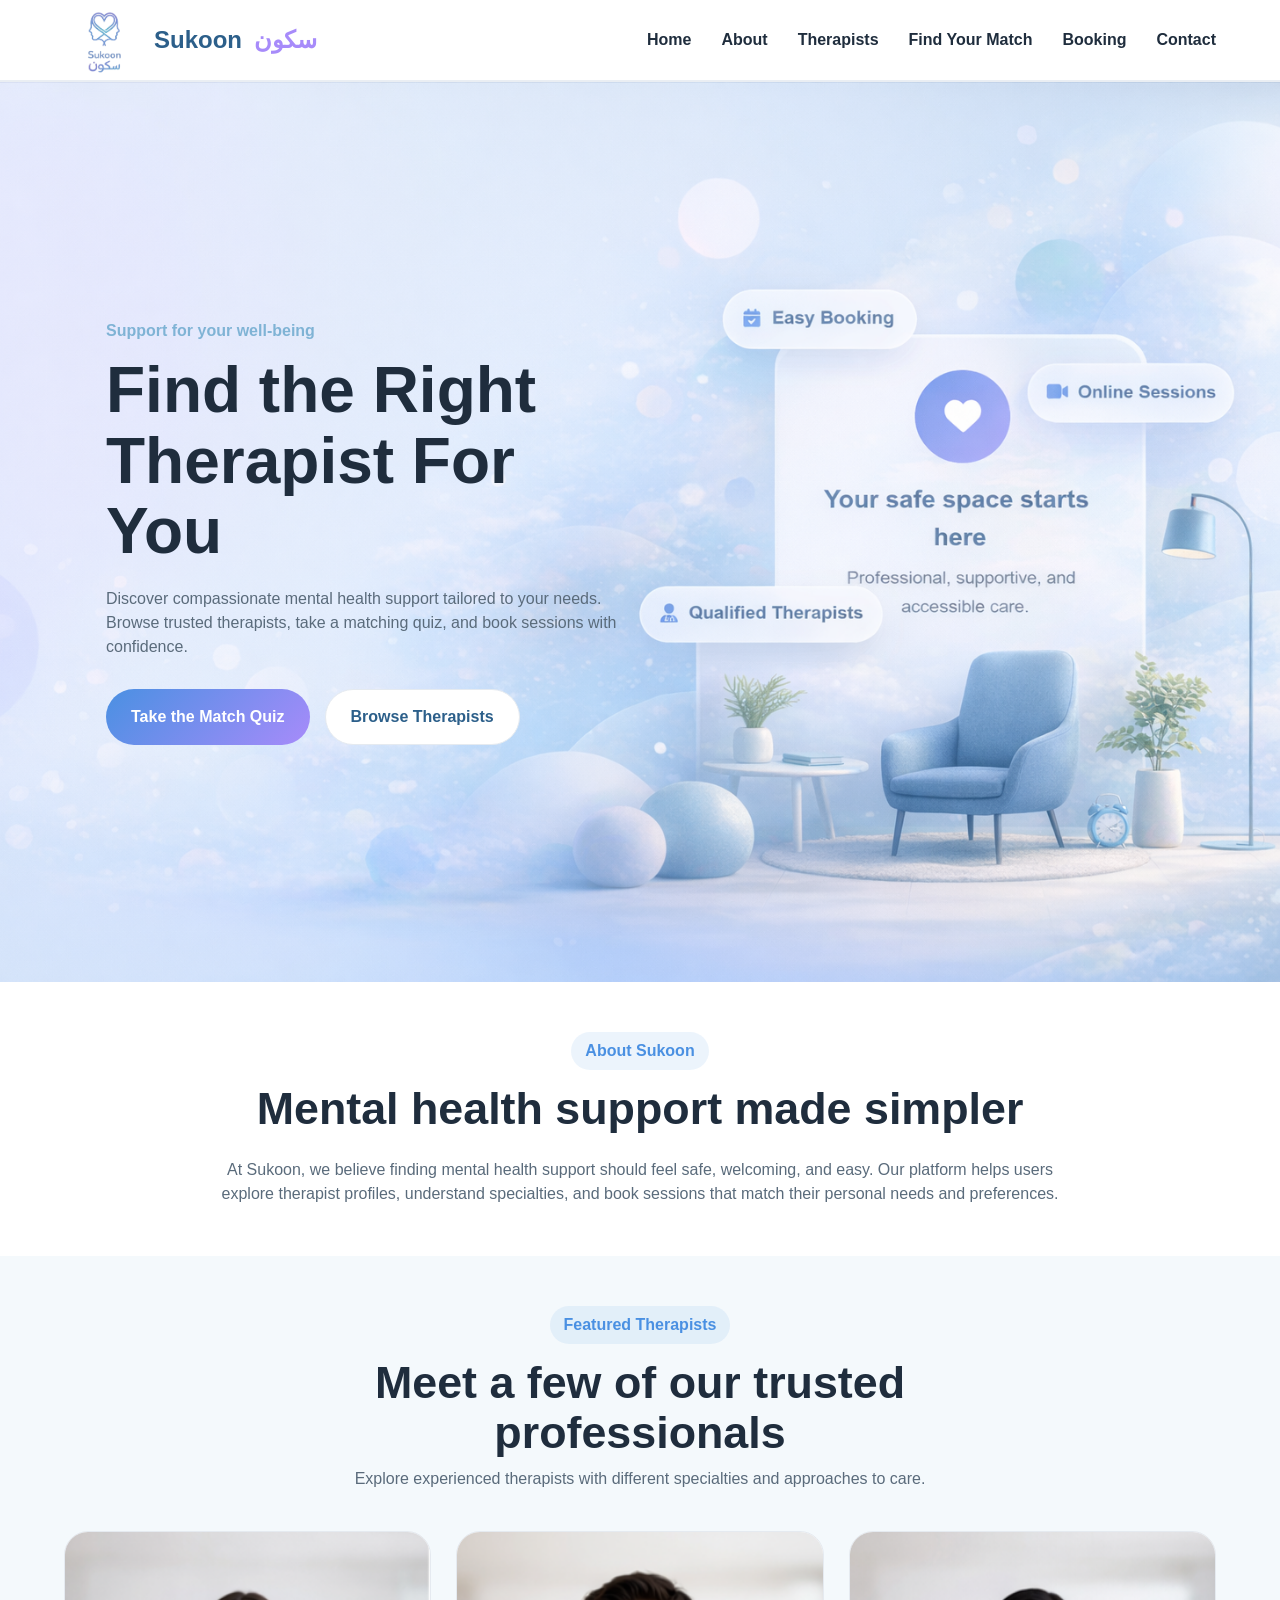
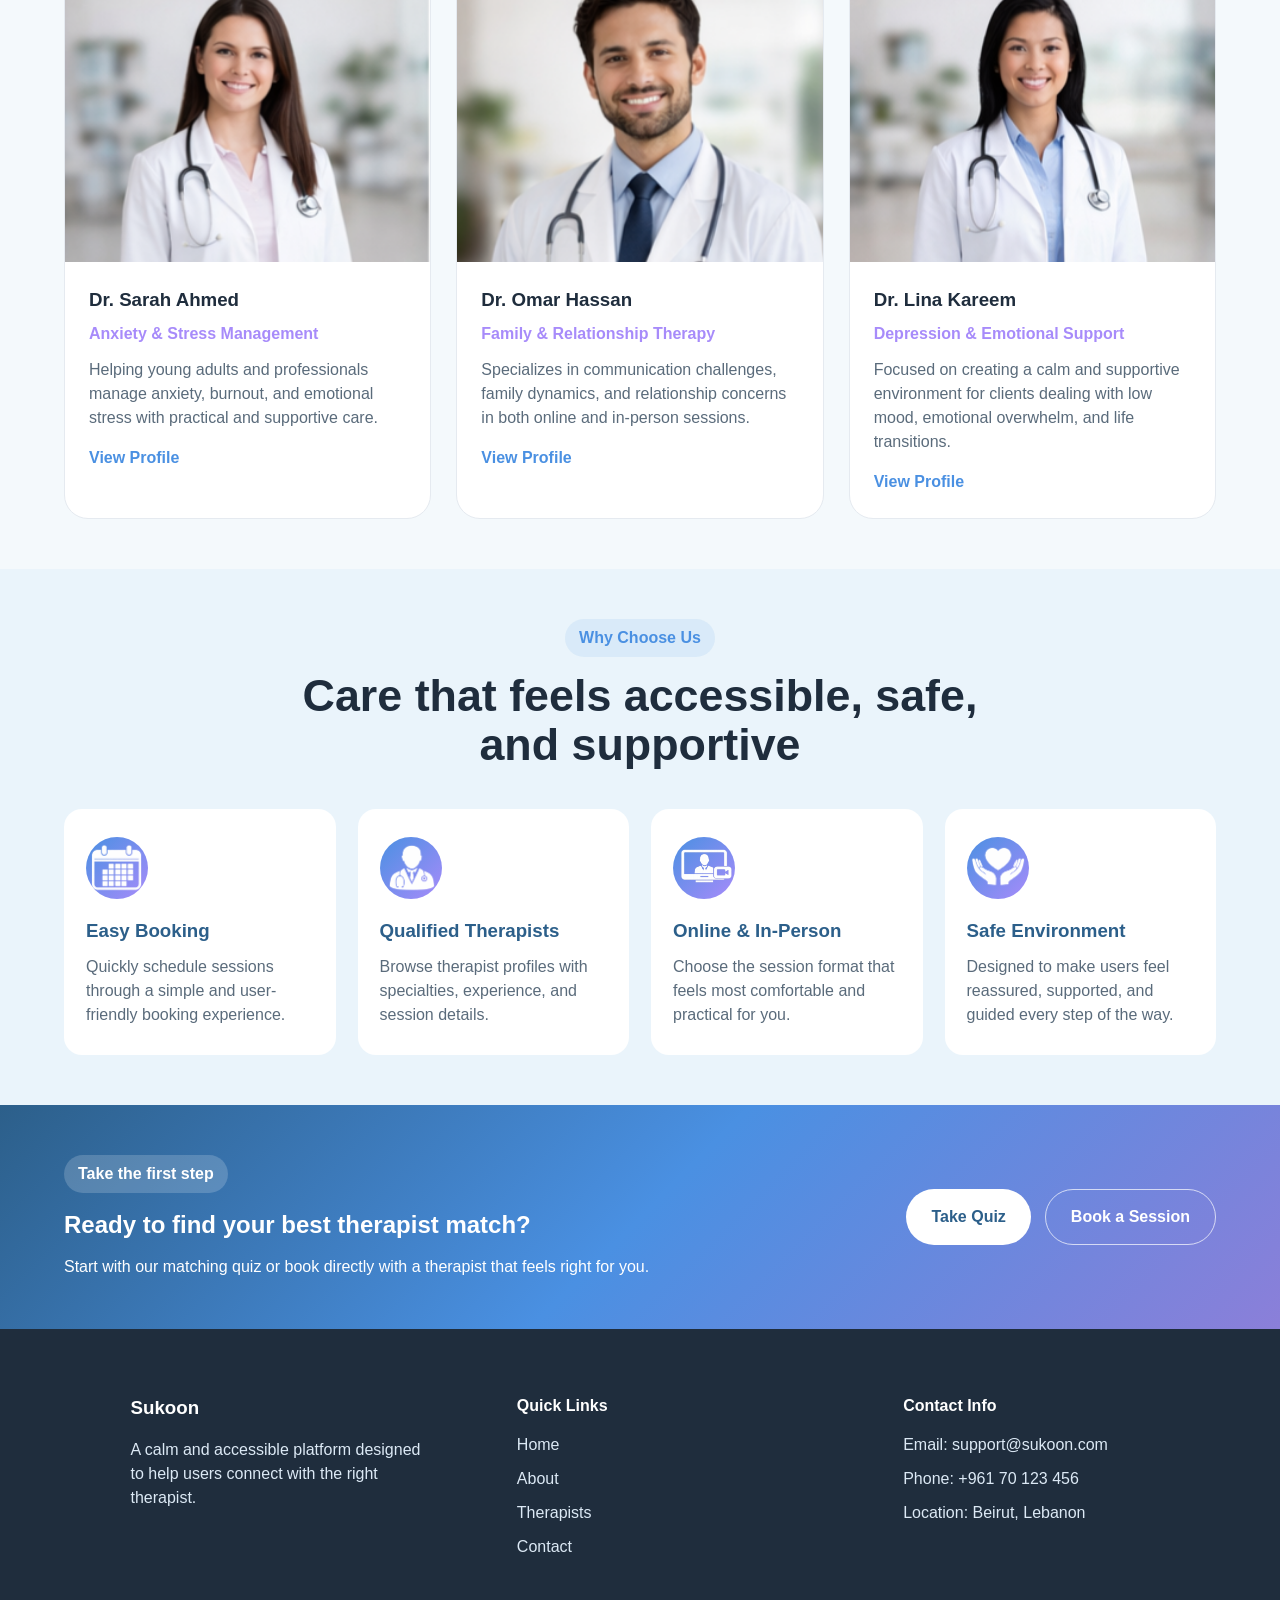
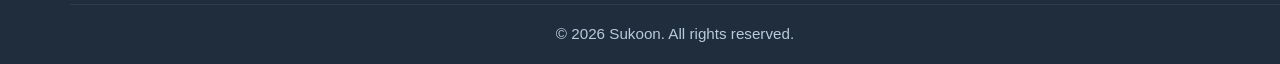
<file: index.html>
<!DOCTYPE html>
<html lang="en">

<head>
  <meta charset="UTF-8">
  <meta name="description"
    content="Sukoon is a mental health therapy booking platform that helps users find the right therapist, take a matching quiz, and easily book sessions online or in person.">
  <meta name="keywords"
    content="Sukoon, mental health, therapy, therapist booking, counseling, psychology, online therapy, web project, JavaScript, HTML, CSS">
  <meta name="author" content="Lea Jaza, Layal Kilany, Tala Abdulrahman">
  <meta name="viewport" content="width=device-width, initial-scale=1.0">
  <meta name="viewport" content="width=device-width, initial-scale=1.0">
  <title>Sukoon Home</title>
  <link rel="stylesheet" href="css_folder/home.css">
  <link rel="stylesheet" href="css_folder/style.css">
  <script src="javascript_folder/main.js" defer></script>
</head>

<body>
  <header class="navbar">
    <div class="container nav-container">


      <div class="logo">
        <img src="images/logo.png" alt="Sukoon Logo" class="logo-img">
        <span class="logo-text">Sukoon <span class="arabic">سكون</span></span>
      </div>


      <nav class="nav-links" id="navLinks">
        <a href="index.html">Home</a>
        <a href="aboutus.html">About</a>
        <a href="therapists.html">Therapists</a>
        <a href="findyourtherapist.html">Find Your Match</a>
        <a href="booking.html">Booking</a>
        <a href="contactus.html">Contact</a>
      </nav>

      <button class="menu-toggle" id="menuToggle">
        <img src="images/hamburger_icon.png" alt="Click here">
      </button>

    </div>
  </header>

  <section class="hero">
    <div class="container hero-content">

      <div class="hero-text">
        <p class="hero-subtitle">Support for your well-being</p>

        <h1>Find the Right Therapist For You</h1>

        <p class="hero-description">
          Discover compassionate mental health support tailored to your needs.
          Browse trusted therapists, take a matching quiz, and book sessions with confidence.
        </p>

        <div class="hero-buttons">
          <a href="findyourtherapist.html" class="btn btn-primary">Take the Match Quiz</a>
          <a href="therapists.html" class="btn btn-secondary">Browse Therapists</a>
        </div>
      </div>

    </div>
  </section>

  <section class="intro section-padding">
    <div class="container intro-content">
      <div class="section-heading">
        <span class="section-tag">About Sukoon</span>
        <h2>Mental health support made simpler</h2>
      </div>
      <p>
        At Sukoon, we believe finding mental health support should feel safe,
        welcoming, and easy. Our platform helps users explore therapist
        profiles, understand specialties, and book sessions that match their
        personal needs and preferences.
      </p>
    </div>
  </section>

  <section class="therapists section-padding">
    <div class="container">
      <div class="section-heading center">
        <span class="section-tag">Featured Therapists</span>
        <h2>Meet a few of our trusted professionals</h2>
        <p>
          Explore experienced therapists with different specialties and
          approaches to care.
        </p>
      </div>

      <div class="therapist-grid">
        <div class="therapist-card">
          <div class="therapist-image therapist-img-1"></div>
          <div class="therapist-info">
            <h3>Dr. Sarah Ahmed</h3>
            <span class="specialty">Anxiety & Stress Management</span>
            <p>
              Helping young adults and professionals manage anxiety, burnout,
              and emotional stress with practical and supportive care.
            </p>
            <a href="drsara_profile.html" class="card-link">View Profile</a>
          </div>
        </div>

        <div class="therapist-card">
          <div class="therapist-image therapist-img-2"></div>
          <div class="therapist-info">
            <h3>Dr. Omar Hassan</h3>
            <span class="specialty">Family & Relationship Therapy</span>
            <p>
              Specializes in communication challenges, family dynamics, and
              relationship concerns in both online and in-person sessions.
            </p>
            <a href="dromar_profile.html" class="card-link">View Profile</a>
          </div>
        </div>

        <div class="therapist-card">
          <div class="therapist-image therapist-img-3"></div>
          <div class="therapist-info">
            <h3>Dr. Lina Kareem</h3>
            <span class="specialty">Depression & Emotional Support</span>
            <p>
              Focused on creating a calm and supportive environment for clients
              dealing with low mood, emotional overwhelm, and life transitions.
            </p>
            <a href="drlina_profile.html" class="card-link">View Profile</a>
          </div>
        </div>
      </div>
    </div>
  </section>


  <section class="why-choose-us section-padding">
    <div class="container">
      <div class="section-heading center">
        <span class="section-tag">Why Choose Us</span>
        <h2>Care that feels accessible, safe, and supportive</h2>
      </div>

      <div class="features-grid">
        <div class="feature-card">
          <div class="feature-icon">
            <img src="images/calender_icon.png" alt="">
          </div>
          <h3>Easy Booking</h3>
          <p>
            Quickly schedule sessions through a simple and user-friendly booking
            experience.
          </p>
        </div>

        <div class="feature-card">
          <div class="feature-icon">
            <img src="images/dr_icon.png" alt="">
          </div>
          <h3>Qualified Therapists</h3>
          <p>
            Browse therapist profiles with specialties, experience, and session
            details.
          </p>
        </div>

        <div class="feature-card">
          <div class="feature-icon">
            <img src="images/meeting_icon.png" alt="">
          </div>
          <h3>Online & In-Person</h3>
          <p>
            Choose the session format that feels most comfortable and practical
            for you.
          </p>
        </div>

        <div class="feature-card">
          <div class="feature-icon">
            <img src="images/environment_icon.png" alt="">
          </div>
          <h3>Safe Environment</h3>
          <p>
            Designed to make users feel reassured, supported, and guided every
            step of the way.
          </p>
        </div>
      </div>
    </div>
  </section>


  <section class="cta section-padding">
    <div class="container cta-content">
      <div>
        <span class="section-tag light">Take the first step</span>
        <h2>Ready to find your best therapist match?</h2>
        <p>
          Start with our matching quiz or book directly with a therapist that
          feels right for you.
        </p>
      </div>

      <div class="cta-buttons">
        <a href="findyourtherapist.html" class="btn btn-light">Take Quiz</a>
        <a href="booking.html" class="btn btn-outline-light">Book a Session</a>
      </div>
    </div>
  </section>

  <footer class="footer">
    <div class="container footer-grid">
      <div class="footer-col">
        <h3>Sukoon</h3>
        <p>
          A calm and accessible platform designed to help users connect with the
          right therapist.
        </p>
      </div>

      <div class="footer-col">
        <h4>Quick Links</h4>
        <a href="index.html">Home</a>
        <a href="aboutus.html">About</a>
        <a href="therapists.html">Therapists</a>
        <a href="contactus.html">Contact</a>
      </div>

      <div class="footer-col">
        <h4>Contact Info</h4>
        <p>Email: support@sukoon.com</p>
        <p>Phone: +961 70 123 456</p>
        <p>Location: Beirut, Lebanon</p>
      </div>
    </div>

    <div class="footer-bottom">
      <p>&copy; 2026 Sukoon. All rights reserved.</p>
    </div>
  </footer>
</body>

</html>
</file>
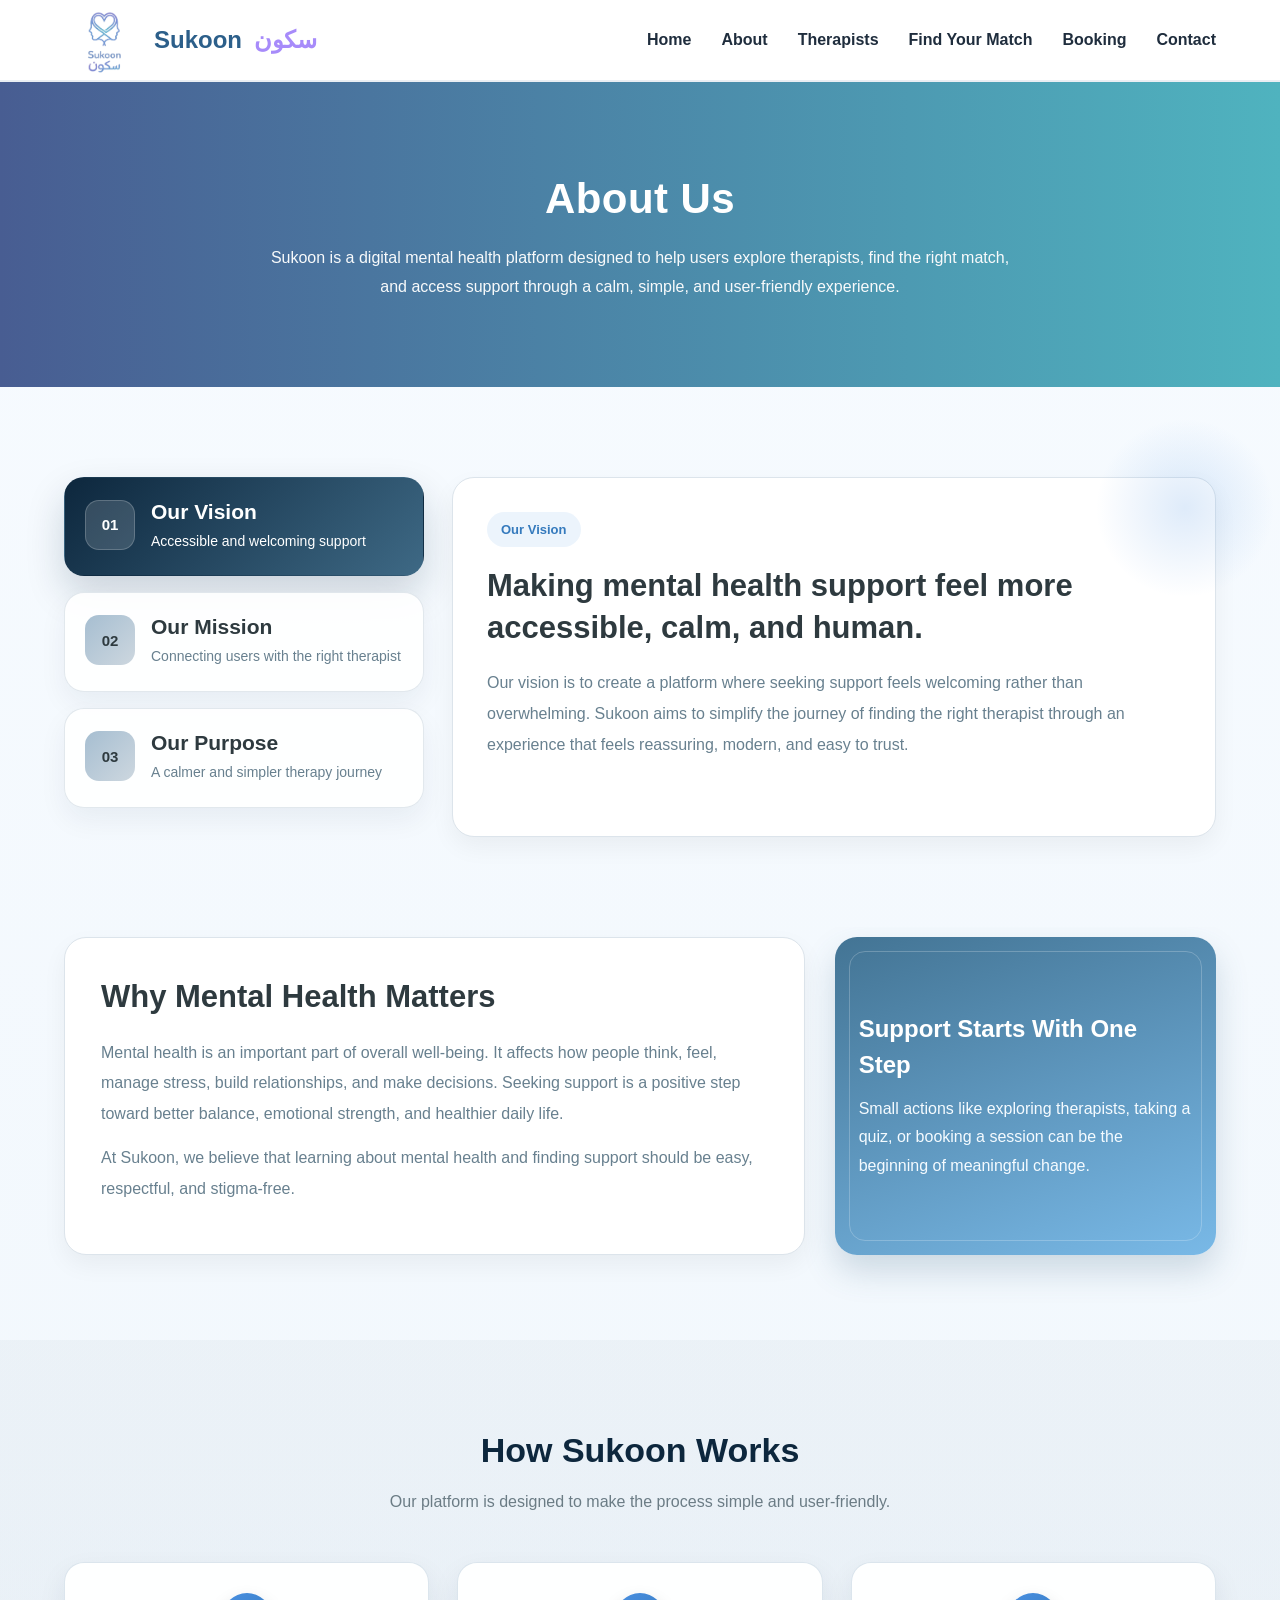
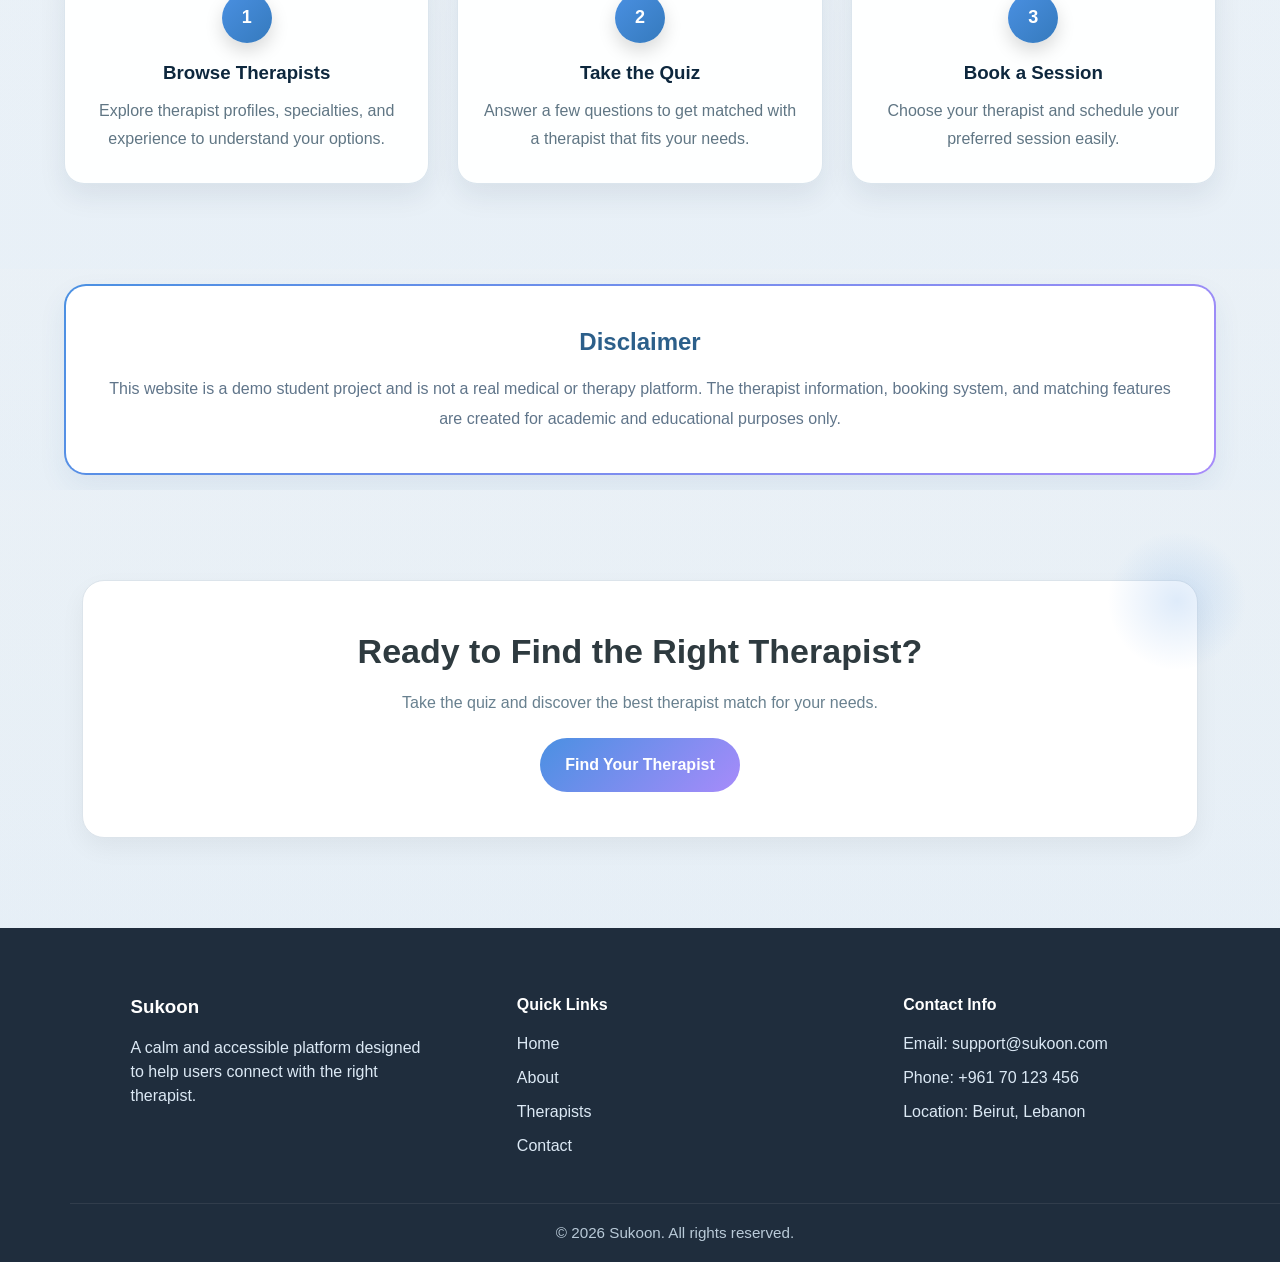
<file: aboutus.html>
<!DOCTYPE html>
<html lang="en">

<head>
    <meta charset="UTF-8">
    <meta name="viewport" content="width=device-width, initial-scale=1.0">
    <title>About Us Sukoon</title>
    <link rel="stylesheet" href="css_folder/aboutus.css">
    <link rel="stylesheet" href="css_folder/style.css">
    <script src="javascript_folder/main.js" defer></script>
</head>

<body>

    <header class="navbar">
        <div class="container nav-container">

            <div class="logo">
                <img src="images/logo.png" alt="Sukoon Logo" class="logo-img">
                <span class="logo-text">Sukoon <span class="arabic">سكون</span></span>
            </div>

            <nav class="nav-links" id="navLinks">
                <a href="index.html">Home</a>
                <a href="aboutus.html">About</a>
                <a href="therapists.html">Therapists</a>
                <a href="findyourtherapist.html">Find Your Match</a>
                <a href="booking.html">Booking</a>
                <a href="contactus.html">Contact</a>
            </nav>

            <button class="menu-toggle" id="menuToggle">
                <img src="images/hamburger_icon.png" alt="Click here">
            </button>

        </div>
    </header>

    <section class="page-banner">
        <div class="container">
            <h1>About Us</h1>
            <p>
                Sukoon is a digital mental health platform designed to help users explore therapists,
                find the right match, and access support through a calm, simple, and user-friendly experience.
            </p>
        </div>
    </section>

    <section class="about-section">
        <div class="container">
            <div class="about-showcase">

                <div class="about-tabs">
                    <button type="button" class="about-tab active" data-target="vision">
                        <span class="tab-number">01</span>
                        <div class="tab-text">
                            <h3>Our Vision</h3>
                            <p>Accessible and welcoming support</p>
                        </div>
                    </button>

                    <button type="button" class="about-tab" data-target="mission">
                        <span class="tab-number">02</span>
                        <div class="tab-text">
                            <h3>Our Mission</h3>
                            <p>Connecting users with the right therapist</p>
                        </div>
                    </button>

                    <button type="button" class="about-tab" data-target="purpose">
                        <span class="tab-number">03</span>
                        <div class="tab-text">
                            <h3>Our Purpose</h3>
                            <p>A calmer and simpler therapy journey</p>
                        </div>
                    </button>
                </div>

                <div class="about-panels">
                    <div class="about-panel active" id="vision">
                        <span class="panel-badge">Our Vision</span>
                        <h3>Making mental health support feel more accessible, calm, and human.</h3>
                        <p>
                            Our vision is to create a platform where seeking support feels welcoming
                            rather than overwhelming. Sukoon aims to simplify the journey of finding
                            the right therapist through an experience that feels reassuring, modern,
                            and easy to trust.
                        </p>
                    </div>

                    <div class="about-panel" id="mission">
                        <span class="panel-badge">Our Mission</span>
                        <h3>Helping users connect with therapists in a clear and supportive way.</h3>
                        <p>
                            Our mission is to guide users toward therapists who match their needs,
                            preferences, and comfort level. We want every step, from exploration to
                            booking, to feel simple, personalized, and supportive.
                        </p>
                    </div>

                    <div class="about-panel" id="purpose">
                        <span class="panel-badge">Our Purpose</span>
                        <h3>Designing a platform built around comfort, simplicity, and trust.</h3>
                        <p>
                            Sukoon was created to help users explore therapist profiles, take a matching
                            quiz, and book sessions with more confidence. The purpose of the platform is
                            to make the process feel calmer, softer, and more approachable.
                        </p>
                    </div>
                </div>

            </div>
        </div>
    </section>

    <section class="mental-health">
        <div class="container">
            <div class="mental-content">

                <div class="mental-text">
                    <h2>Why Mental Health Matters</h2>
                    <p>
                        Mental health is an important part of overall well-being. It affects how people
                        think, feel, manage stress, build relationships, and make decisions. Seeking
                        support is a positive step toward better balance, emotional strength, and
                        healthier daily life.
                    </p>
                    <p>
                        At Sukoon, we believe that learning about mental health and finding support
                        should be easy, respectful, and stigma-free.
                    </p>
                </div>

                <div class="mental-box">
                    <h3>Support Starts With One Step</h3>
                    <p>
                        Small actions like exploring therapists, taking a quiz, or booking a session
                        can be the beginning of meaningful change.
                    </p>
                </div>

            </div>
        </div>
    </section>

    <section class="steps-section">
        <div class="container">
            <div class="section-heading">
                <h2>How Sukoon Works</h2>
                <p>Our platform is designed to make the process simple and user-friendly.</p>
            </div>

            <div class="steps-grid">
                <div class="step-card">
                    <div class="step-number">1</div>
                    <h3>Browse Therapists</h3>
                    <p>Explore therapist profiles, specialties, and experience to understand your options.</p>
                </div>

                <div class="step-card">
                    <div class="step-number">2</div>
                    <h3>Take the Quiz</h3>
                    <p>Answer a few questions to get matched with a therapist that fits your needs.</p>
                </div>

                <div class="step-card">
                    <div class="step-number">3</div>
                    <h3>Book a Session</h3>
                    <p>Choose your therapist and schedule your preferred session easily.</p>
                </div>
            </div>
        </div>
    </section>

    <section class="disclaimer-section">
        <div class="container">
            <div class="disclaimer-box">
                <h2>Disclaimer</h2>
                <p>
                    This website is a demo student project and is not a real medical or therapy platform.
                    The therapist information, booking system, and matching features are created for
                    academic and educational purposes only.
                </p>
            </div>
        </div>
    </section>

    <section class="cta-section">
        <div class="container cta-content">
            <h2>Ready to Find the Right Therapist?</h2>
            <p>Take the quiz and discover the best therapist match for your needs.</p>
            <a href="findyourtherapist.html" class="btn">Find Your Therapist</a>
        </div>
    </section>

    <footer class="footer">
        <div class="container footer-grid">
            <div class="footer-col">
                <h3>Sukoon</h3>
                <p>
                    A calm and accessible platform designed to help users connect with the
                    right therapist.
                </p>
            </div>

            <div class="footer-col">
                <h4>Quick Links</h4>
                <a href="index.html">Home</a>
                <a href="aboutus.html">About</a>
                <a href="therapists.html">Therapists</a>
                <a href="contactus.html">Contact</a>
            </div>

            <div class="footer-col">
                <h4>Contact Info</h4>
                <p>Email: support@sukoon.com</p>
                <p>Phone: +961 70 123 456</p>
                <p>Location: Beirut, Lebanon</p>
            </div>
        </div>

        <div class="footer-bottom">
            <p>&copy; 2026 Sukoon. All rights reserved.</p>
        </div>
    </footer>

    <script src="javascript_folder/aboutus.js"></script>
</body>

</html>
</file>
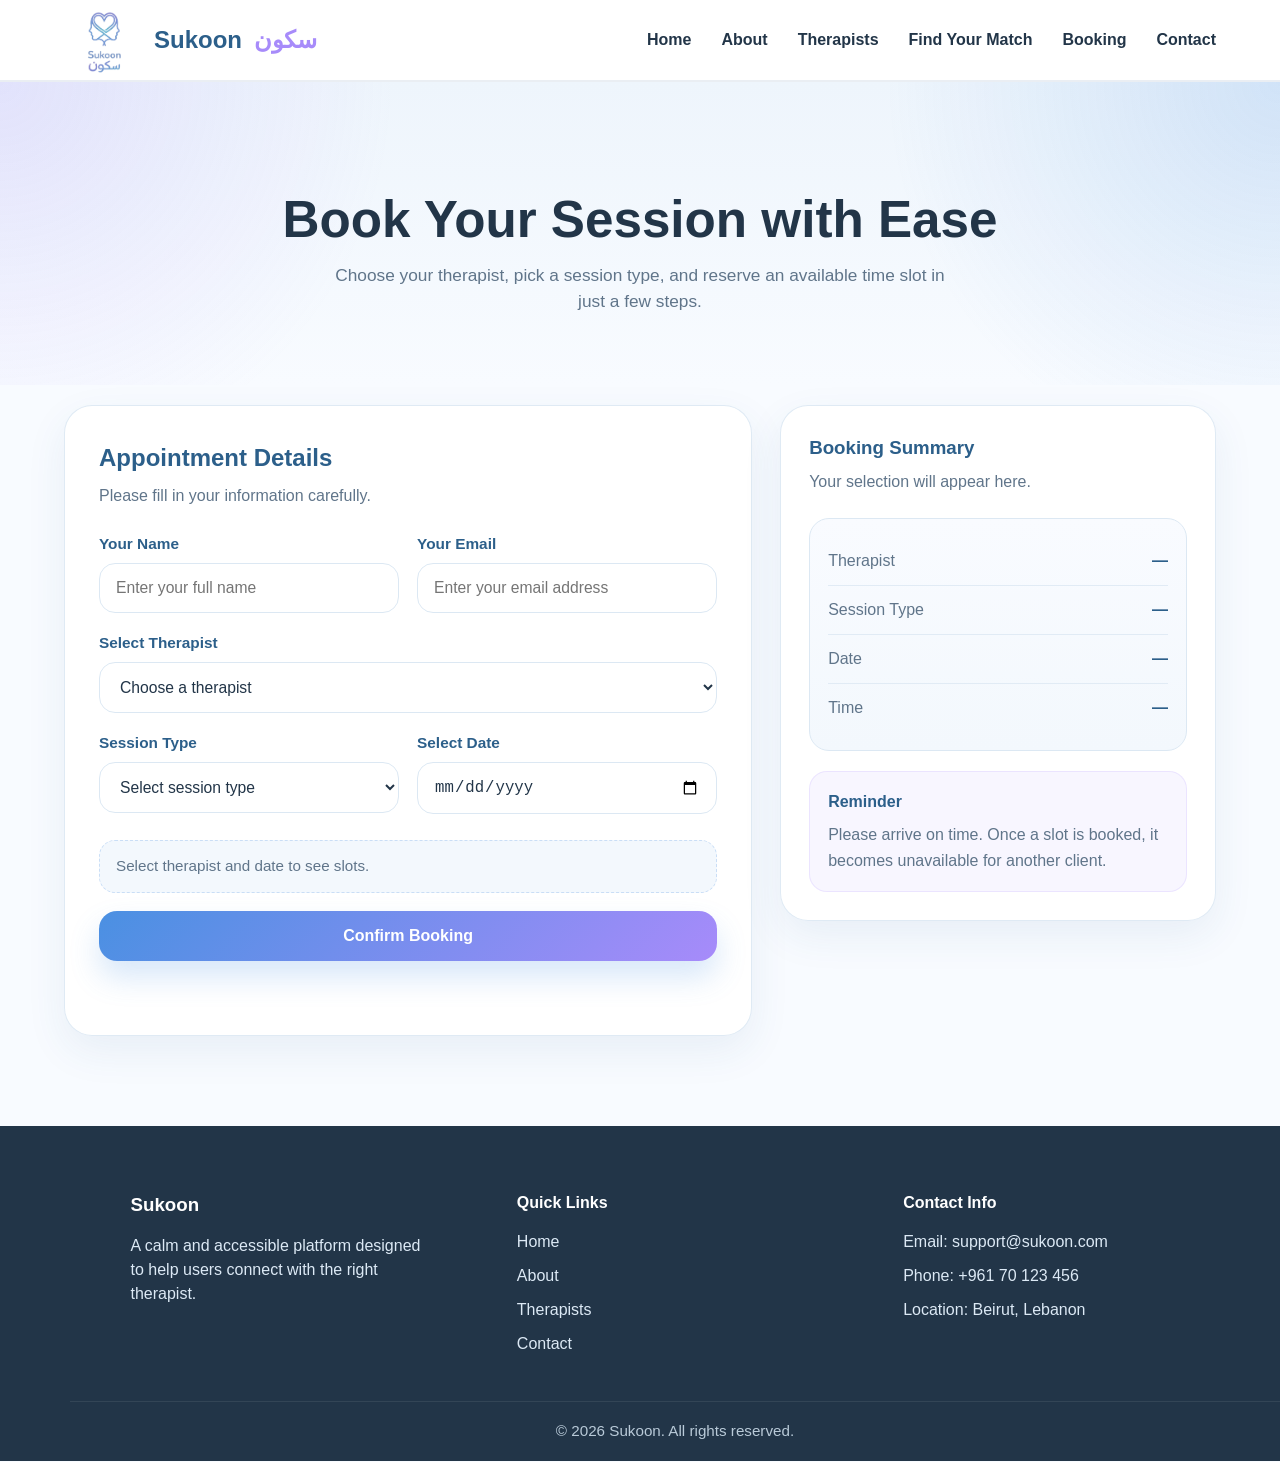
<file: booking.html>
<!DOCTYPE html>
<html lang="en">
<head>
  <meta charset="UTF-8" />
  <meta name="viewport" content="width=device-width, initial-scale=1.0" />
  <title>Booking | Sukoon سكون</title>
  <link rel="stylesheet" href="css_folder/style.css" />
  <link rel="stylesheet" href="css_folder/booking.css" />
  <script src="javascript_folder/main.js" defer></script>
  <script src="javascript_folder/booking.js" defer></script>
</head>
<body>

  <header class="navbar">
    <div class="container nav-container">
      <div class="logo">
        <img src="images/logo.png" alt="Sukoon Logo" class="logo-img" />
        <span class="logo-text">Sukoon <span class="arabic">سكون</span></span>
      </div>

      <nav class="nav-links" id="navLinks">
        <a href="index.html">Home</a>
        <a href="aboutus.html">About</a>
        <a href="therapists.html">Therapists</a>
        <a href="findyourtherapist.html">Find Your Match</a>
        <a href="booking.html" class="active-link">Booking</a>
        <a href="contactus.html">Contact</a>
      </nav>

      <button class="menu-toggle" id="menuToggle">
        <img src="images/hamburger_icon.png" alt="Menu" />
      </button>
    </div>
  </header>

  <section class="booking-hero">
    <div class="container booking-hero-content">
      <div class="booking-hero-text">
  
        <h1>Book Your Session with Ease</h1>
        <p>
          Choose your therapist, pick a session type, and reserve an available
          time slot in just a few steps.
        </p>
      </div>
    </div>
  </section>

  <section class="booking-section">
    <div class="container booking-layout">

      <div class="booking-left">
        <div class="booking-card">
          <div class="card-top">
            <h2>Appointment Details</h2>
            <p>Please fill in your information carefully.</p>
          </div>

          <form id="bookingForm">

            <div class="form-grid">
              <div class="form-group">
                <label for="name">Your Name</label>
                <input type="text" id="name" placeholder="Enter your full name" required />
              </div>

              <div class="form-group">
                <label for="email">Your Email</label>
                <input type="email" id="email" placeholder="Enter your email address" required />
              </div>
            </div>

            <div class="form-group">
              <label for="therapist">Select Therapist</label>
              <select id="therapist" required>
                <option value="">Choose a therapist</option>
                <option value="Dr. Omar Hassan">Dr. Omar Hassan</option>
                <option value="Dr. Rana Saleh">Dr. Rana Saleh</option>
                <option value="Dr. Sarah Ahmed">Dr. Sarah Ahmed</option>
                <option value="Dr. Youssef Nader">Dr. Youssef Nader</option>
                <option value="Dr. Hadi Nasr">Dr. Hadi Nasr</option>
                <option value="Dr. Lina Kareem">Dr. Lina Kareem</option>
               <option value="Dr. Maya Khoury">Dr. Maya Khoury</option>
                <option value="Dr. Karim Saad">Dr.Karim Saad</option>
              </select>
            </div>

            <div class="therapist-info" id="therapistInfo">
              <div class="info-item">
                <span>Experience</span>
                <strong id="experience"></strong>
              </div>
              <div class="info-item">
                <span>Location</span>
                <strong id="location"></strong>
              </div>
              <div class="info-item">
                <span>Session Fee</span>
                <strong id="fee"></strong>
              </div>
              <div class="info-item">
                <span>Session Types</span>
                <strong id="types"></strong>
              </div>
              <div class="info-item">
                <span>Available Days</span>
                <strong id="days"></strong>
              </div>
            </div>

            <div class="form-grid">
              <div class="form-group">
                <label for="sessionType">Session Type</label>
                <select id="sessionType" required>
                  <option value="">Select session type</option>
                </select>
              </div>

              <div class="form-group">
                <label for="date">Select Date</label>
                <input type="date" id="date" required />
              </div>
            </div>

            <div class="form-group time-group" id="timeGroup">
              <label for="time">Select Time</label>
              <select id="time" required>
                <option value="">Select a time slot</option>
              </select>
            </div>

            <div class="time-slots-note" id="slotMessage">
              Select therapist, session type, and date to see available time slots.
            </div>

            <button type="submit" class="btn-book">Confirm Booking</button>

            <div class="confirmation-message" id="confirmationMessage"></div>
          </form>
        </div>
      </div>

      <div class="booking-right">
        <div class="summary-card">
          <h3>Booking Summary</h3>
          <p class="summary-subtext">Your selection will appear here.</p>

          <div class="summary-box">
            <div class="summary-row">
              <span>Therapist</span>
              <strong id="summaryTherapist">—</strong>
            </div>
            <div class="summary-row">
              <span>Session Type</span>
              <strong id="summaryType">—</strong>
            </div>
            <div class="summary-row">
              <span>Date</span>
              <strong id="summaryDate">—</strong>
            </div>
            <div class="summary-row">
              <span>Time</span>
              <strong id="summaryTime">—</strong>
            </div>
          </div>

          <div class="summary-tip">
            <h4>Reminder</h4>
            <p>
              Please arrive on time. Once a slot is booked, it becomes unavailable
              for another client.
            </p>
          </div>
        </div>
      </div>

    </div>
  </section>

  <footer class="footer">
    <div class="container footer-grid">
      <div class="footer-col">
        <h3>Sukoon</h3>
        <p>
          A calm and accessible platform designed to help users connect with the
          right therapist.
        </p>
      </div>

      <div class="footer-col">
        <h4>Quick Links</h4>
        <a href="index.html">Home</a>
        <a href="aboutus.html">About</a>
        <a href="therapists.html">Therapists</a>
        <a href="contactus.html">Contact</a>
      </div>

      <div class="footer-col">
        <h4>Contact Info</h4>
        <p>Email: support@sukoon.com</p>
        <p>Phone: +961 70 123 456</p>
        <p>Location: Beirut, Lebanon</p>
      </div>
    </div>

    <div class="footer-bottom">
      <p>&copy; 2026 Sukoon. All rights reserved.</p>
    </div>
  </footer>

</body>
</html>
</file>
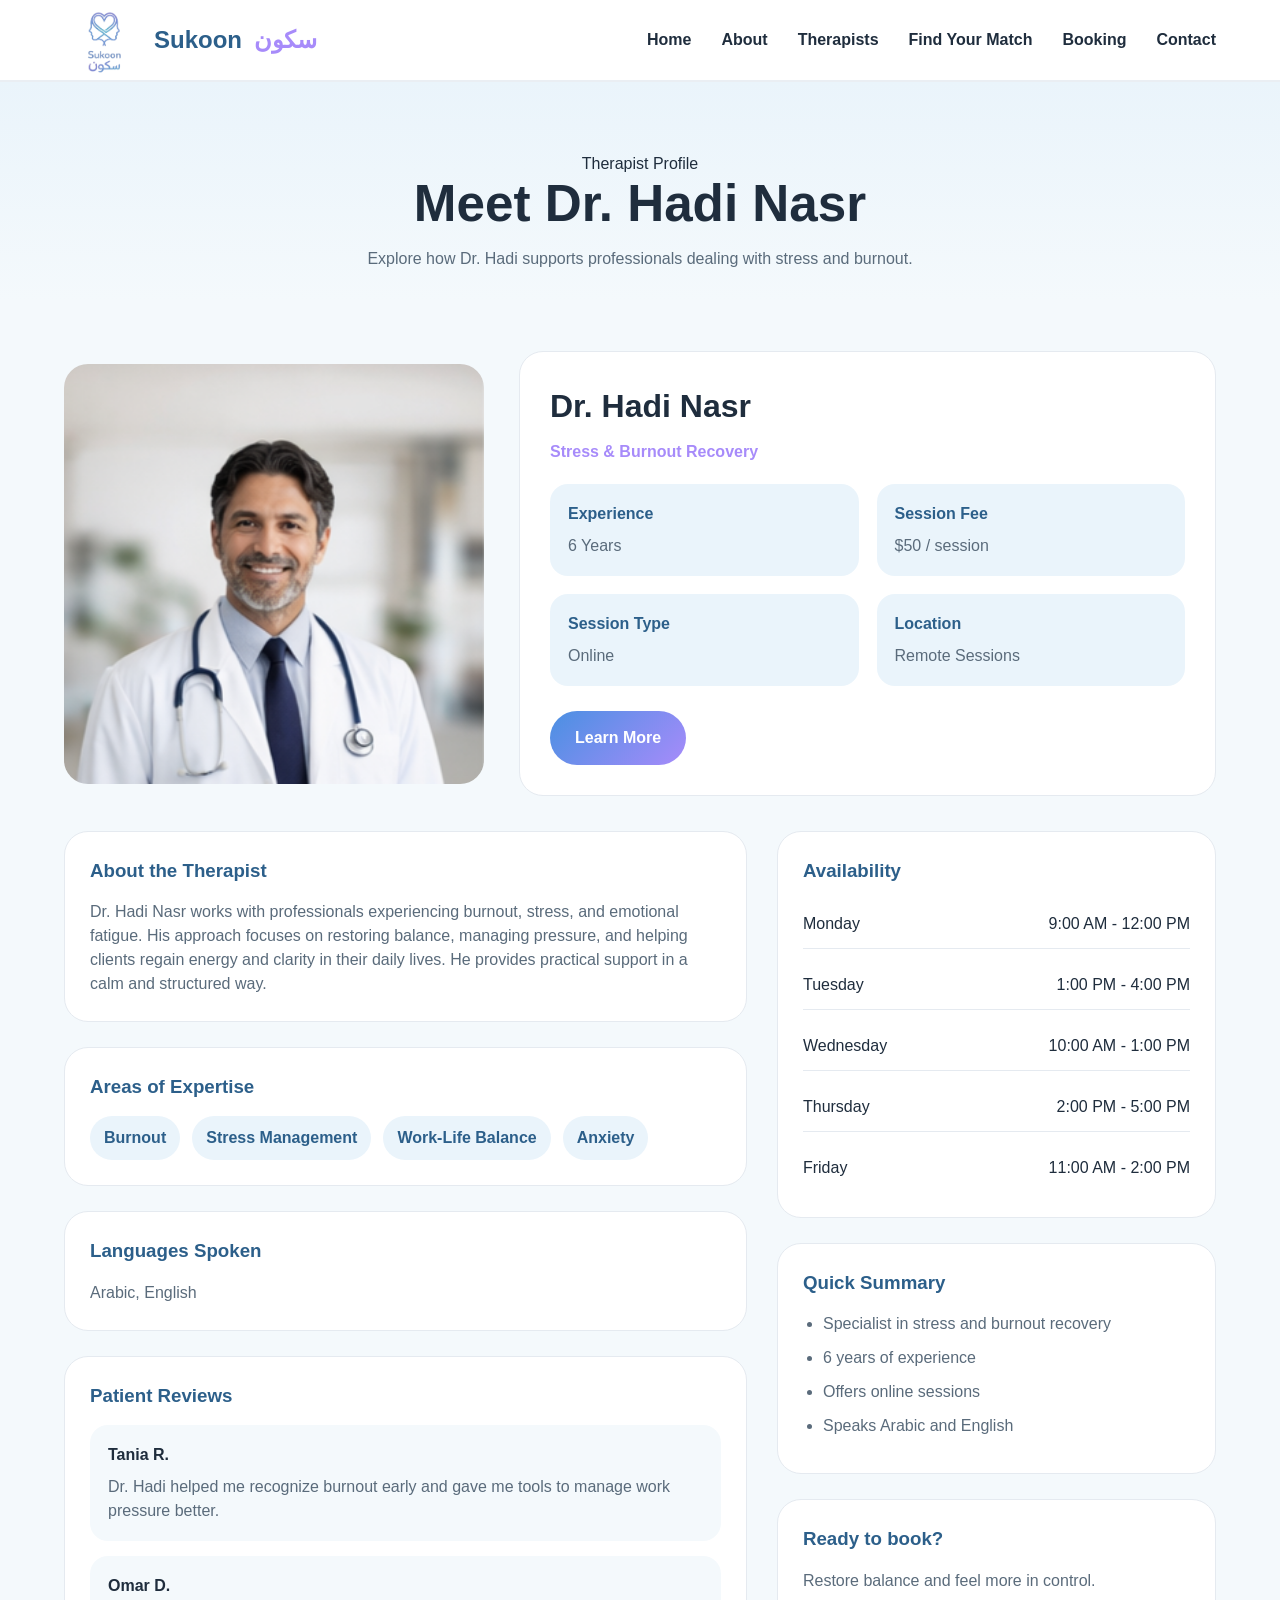
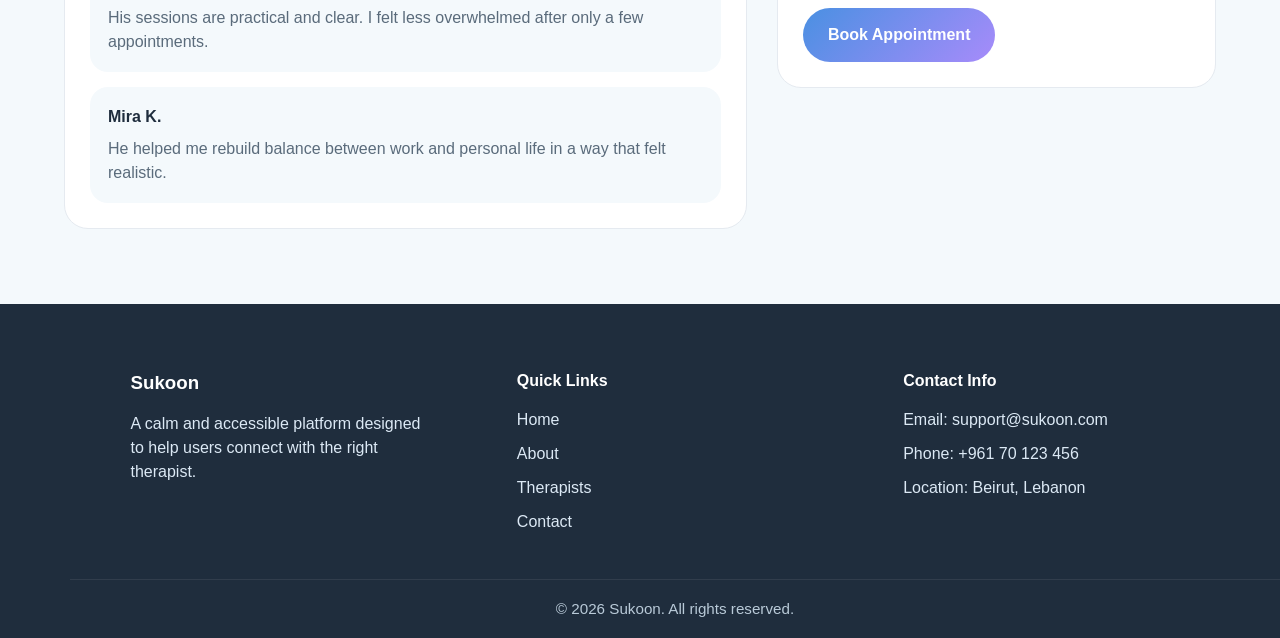
<file: drhadi_profile.html>
<!DOCTYPE html>
<html lang="en">
<head>
  <meta charset="UTF-8">
  <meta name="viewport" content="width=device-width, initial-scale=1.0">
  <title>Dr. Hadi Nasr | Sukoon سكون</title>
  <link rel="stylesheet" href="css_folder/style.css">
  <link rel="stylesheet" href="css_folder/profile.css">
</head>
<body>

   <header class="navbar">
        <div class="container nav-container">


            <div class="logo">
                <img src="images/logo.png" alt="Sukoon Logo" class="logo-img">
                <span class="logo-text">Sukoon <span class="arabic">سكون</span></span>
            </div>


            <nav class="nav-links" id="navLinks">
                <a href="index.html">Home</a>
                <a href="aboutus.html">About</a>
                <a href="therapists.html">Therapists</a>
                <a href="findyourtherapist.html">Find Your Match</a>
                <a href="booking.html">Booking</a>
                <a href="contactus.html">Contact</a>
            </nav>

            <button class="menu-toggle" id="menuToggle">
                <img src="images/hamburger_icon.png" alt="Click here">
            </button>

        </div>
    </header>

<section class="profile-heading">
  <div class="container">
    <span class="section-tag">Therapist Profile</span>
    <h1>Meet Dr. Hadi Nasr</h1>
    <p>Explore how Dr. Hadi supports professionals dealing with stress and burnout.</p>
  </div>
</section>

<section class="profile-main section-padding">
  <div class="container">

    <div class="profile-top">
      <div class="profile-image">
        <img src="images/dr_hadi.png" alt="Dr Hadi">
      </div>

      <div class="profile-basic-info">
        <h2>Dr. Hadi Nasr</h2>
        <p class="profile-specialty">Stress & Burnout Recovery</p>

        <div class="profile-details">
          <div class="profile-detail-card">
            <h4>Experience</h4>
            <p>6 Years</p>
          </div>

          <div class="profile-detail-card">
            <h4>Session Fee</h4>
            <p>$50 / session</p>
          </div>

          <div class="profile-detail-card">
            <h4>Session Type</h4>
            <p>Online</p>
          </div>

          <div class="profile-detail-card">
            <h4>Location</h4>
            <p>Remote Sessions</p>
          </div>
        </div>

        <a href="#learn-more" class="btn btn-primary">Learn More</a>
      </div>
    </div>

    <div class="profile-content-grid">

      <div class="profile-left">

        <div id="learn-more" class="profile-section-card">
          <h3>About the Therapist</h3>
          <p>
            Dr. Hadi Nasr works with professionals experiencing burnout, stress, and emotional fatigue. His approach
            focuses on restoring balance, managing pressure, and helping clients regain energy and clarity in their
            daily lives. He provides practical support in a calm and structured way.
          </p>
        </div>

        <div class="profile-section-card">
          <h3>Areas of Expertise</h3>
          <div class="expertise-list">
            <span>Burnout</span>
            <span>Stress Management</span>
            <span>Work-Life Balance</span>
            <span>Anxiety</span>
          </div>
        </div>

        <div class="profile-section-card">
          <h3>Languages Spoken</h3>
          <p>Arabic, English</p>
        </div>

        <div class="profile-section-card">
          <h3>Patient Reviews</h3>

          <div class="review-card">
            <h4>Tania R.</h4>
            <p>
              Dr. Hadi helped me recognize burnout early and gave me tools to manage work pressure better.
            </p>
          </div>

          <div class="review-card">
            <h4>Omar D.</h4>
            <p>
              His sessions are practical and clear. I felt less overwhelmed after only a few appointments.
            </p>
          </div>

          <div class="review-card">
            <h4>Mira K.</h4>
            <p>
              He helped me rebuild balance between work and personal life in a way that felt realistic.
            </p>
          </div>

        </div>

      </div>

      <div class="profile-right">

        <div class="profile-section-card">
          <h3>Availability</h3>
          <div class="availability-list">
            <div class="availability-row">
              <span>Monday</span>
              <span>9:00 AM - 12:00 PM</span>
            </div>
            <div class="availability-row">
              <span>Tuesday</span>
              <span>1:00 PM - 4:00 PM</span>
            </div>
            <div class="availability-row">
              <span>Wednesday</span>
              <span>10:00 AM - 1:00 PM</span>
            </div>
            <div class="availability-row">
              <span>Thursday</span>
              <span>2:00 PM - 5:00 PM</span>
            </div>
            <div class="availability-row">
              <span>Friday</span>
              <span>11:00 AM - 2:00 PM</span>
            </div>
          </div>
        </div>

        <div class="profile-section-card">
          <h3>Quick Summary</h3>
          <ul class="profile-summary-list">
            <li>Specialist in stress and burnout recovery</li>
            <li>6 years of experience</li>
            <li>Offers online sessions</li>
            <li>Speaks Arabic and English</li>
          </ul>
        </div>

        <div class="profile-section-card">
          <h3>Ready to book?</h3>
          <p>Restore balance and feel more in control.</p>
          <a href="booking.html" class="btn btn-primary profile-book-btn">Book Appointment</a>
        </div>

      </div>

    </div>

  </div>
</section>

<footer class="footer">
  <div class="container footer-grid">
    <div class="footer-col">
      <h3>Sukoon</h3>
      <p>A calm and accessible platform designed to help users connect with the right therapist.</p>
    </div>

    <div class="footer-col">
      <h4>Quick Links</h4>
      <a href="index.html">Home</a>
      <a href="aboutus.html">About</a>
      <a href="therapists.html">Therapists</a>
      <a href="contactus.html">Contact</a>
    </div>

    <div class="footer-col">
      <h4>Contact Info</h4>
      <p>Email: support@sukoon.com</p>
      <p>Phone: +961 70 123 456</p>
      <p>Location: Beirut, Lebanon</p>
    </div>
  </div>

  <div class="footer-bottom">
    <p>© 2026 Sukoon. All rights reserved.</p>
  </div>
</footer>

<script src="javascript_folder/main.js"></script>

</body>
</html>
</file>
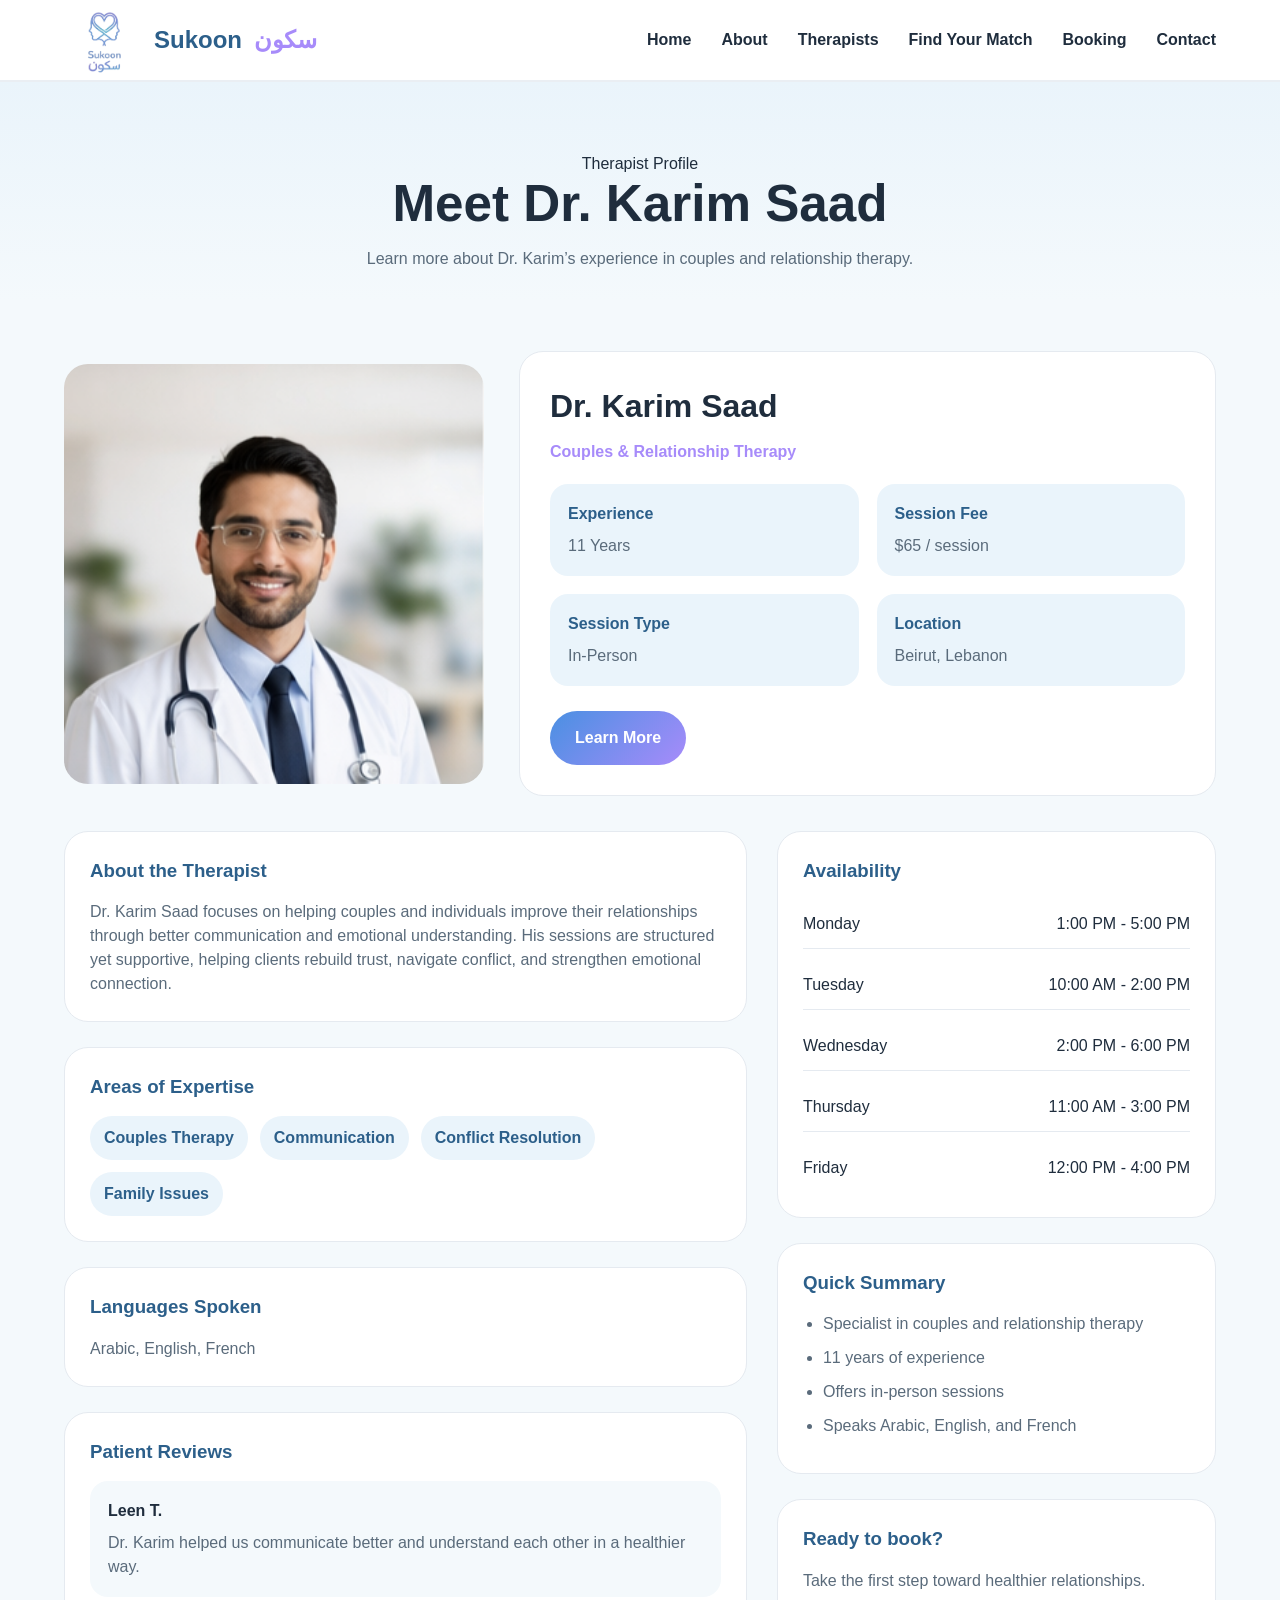
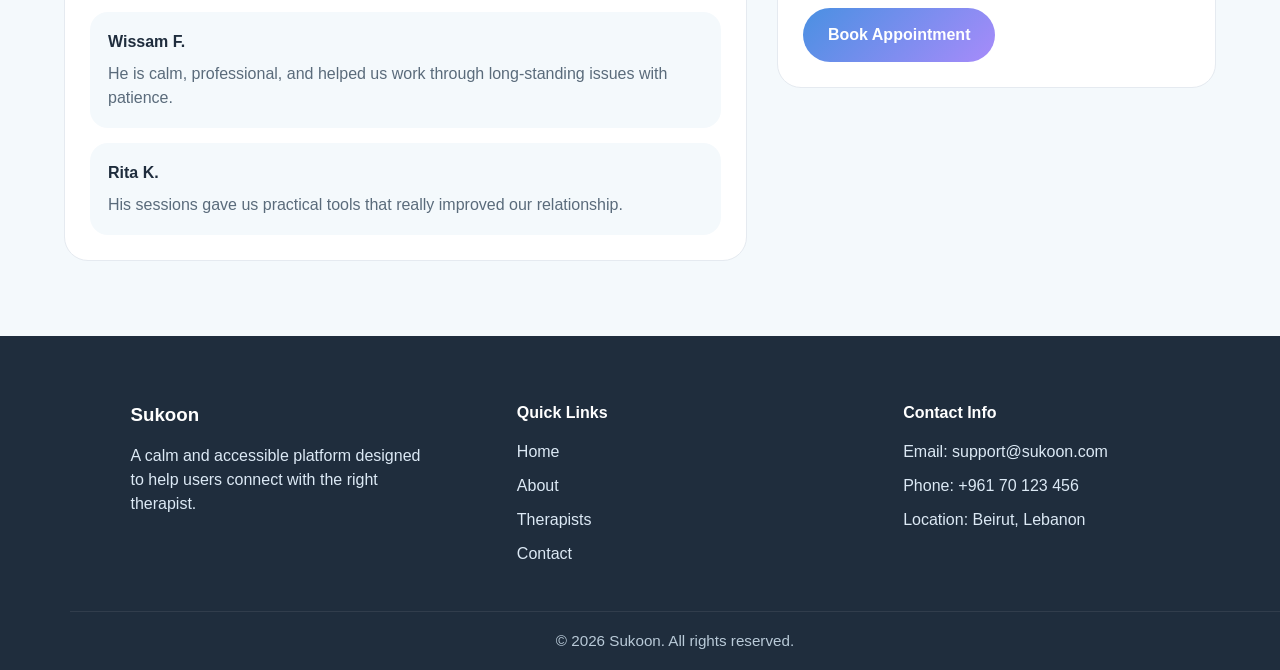
<file: drkarim_profile.html>
<!DOCTYPE html>
<html lang="en">
<head>
  <meta charset="UTF-8">
  <meta name="viewport" content="width=device-width, initial-scale=1.0">
  <title>Dr. Karim Saad | Sukoon سكون</title>
  <link rel="stylesheet" href="css_folder/style.css">
  <link rel="stylesheet" href="css_folder/profile.css">
</head>
<body>

   <header class="navbar">
        <div class="container nav-container">


            <div class="logo">
                <img src="images/logo.png" alt="Sukoon Logo" class="logo-img">
                <span class="logo-text">Sukoon <span class="arabic">سكون</span></span>
            </div>


            <nav class="nav-links" id="navLinks">
                <a href="index.html">Home</a>
                <a href="aboutus.html">About</a>
                <a href="therapists.html">Therapists</a>
                <a href="findyourtherapist.html">Find Your Match</a>
                <a href="booking.html">Booking</a>
                <a href="contactus.html">Contact</a>
            </nav>

            <button class="menu-toggle" id="menuToggle">
                <img src="images/hamburger_icon.png" alt="Click here">
            </button>

        </div>
    </header>

<section class="profile-heading">
  <div class="container">
    <span class="section-tag">Therapist Profile</span>
    <h1>Meet Dr. Karim Saad</h1>
    <p>Learn more about Dr. Karim’s experience in couples and relationship therapy.</p>
  </div>
</section>

<section class="profile-main section-padding">
  <div class="container">

    <div class="profile-top">
      <div class="profile-image">
        <img src="images/dr_karim.png" alt="Dr Karim">
      </div>

      <div class="profile-basic-info">
        <h2>Dr. Karim Saad</h2>
        <p class="profile-specialty">Couples & Relationship Therapy</p>

        <div class="profile-details">
          <div class="profile-detail-card">
            <h4>Experience</h4>
            <p>11 Years</p>
          </div>

          <div class="profile-detail-card">
            <h4>Session Fee</h4>
            <p>$65 / session</p>
          </div>

          <div class="profile-detail-card">
            <h4>Session Type</h4>
            <p>In-Person</p>
          </div>

          <div class="profile-detail-card">
            <h4>Location</h4>
            <p>Beirut, Lebanon</p>
          </div>
        </div>

        <a href="#learn-more" class="btn btn-primary">Learn More</a>
      </div>
    </div>

    <div class="profile-content-grid">

      <div class="profile-left">

        <div id="learn-more" class="profile-section-card">
          <h3>About the Therapist</h3>
          <p>
            Dr. Karim Saad focuses on helping couples and individuals improve their relationships through better
            communication and emotional understanding. His sessions are structured yet supportive, helping clients
            rebuild trust, navigate conflict, and strengthen emotional connection.
          </p>
        </div>

        <div class="profile-section-card">
          <h3>Areas of Expertise</h3>
          <div class="expertise-list">
            <span>Couples Therapy</span>
            <span>Communication</span>
            <span>Conflict Resolution</span>
            <span>Family Issues</span>
          </div>
        </div>

        <div class="profile-section-card">
          <h3>Languages Spoken</h3>
          <p>Arabic, English, French</p>
        </div>

        <div class="profile-section-card">
          <h3>Patient Reviews</h3>

          <div class="review-card">
            <h4>Leen T.</h4>
            <p>
              Dr. Karim helped us communicate better and understand each other in a healthier way.
            </p>
          </div>

          <div class="review-card">
            <h4>Wissam F.</h4>
            <p>
              He is calm, professional, and helped us work through long-standing issues with patience.
            </p>
          </div>

          <div class="review-card">
            <h4>Rita K.</h4>
            <p>
              His sessions gave us practical tools that really improved our relationship.
            </p>
          </div>

        </div>

      </div>

      <div class="profile-right">

        <div class="profile-section-card">
          <h3>Availability</h3>
          <div class="availability-list">
            <div class="availability-row">
              <span>Monday</span>
              <span>1:00 PM - 5:00 PM</span>
            </div>
            <div class="availability-row">
              <span>Tuesday</span>
              <span>10:00 AM - 2:00 PM</span>
            </div>
            <div class="availability-row">
              <span>Wednesday</span>
              <span>2:00 PM - 6:00 PM</span>
            </div>
            <div class="availability-row">
              <span>Thursday</span>
              <span>11:00 AM - 3:00 PM</span>
            </div>
            <div class="availability-row">
              <span>Friday</span>
              <span>12:00 PM - 4:00 PM</span>
            </div>
          </div>
        </div>

        <div class="profile-section-card">
          <h3>Quick Summary</h3>
          <ul class="profile-summary-list">
            <li>Specialist in couples and relationship therapy</li>
            <li>11 years of experience</li>
            <li>Offers in-person sessions</li>
            <li>Speaks Arabic, English, and French</li>
          </ul>
        </div>

        <div class="profile-section-card">
          <h3>Ready to book?</h3>
          <p>Take the first step toward healthier relationships.</p>
          <a href="booking.html" class="btn btn-primary profile-book-btn">Book Appointment</a>
        </div>

      </div>

    </div>

  </div>
</section>

<footer class="footer">
  <div class="container footer-grid">
    <div class="footer-col">
      <h3>Sukoon</h3>
      <p>A calm and accessible platform designed to help users connect with the right therapist.</p>
    </div>

    <div class="footer-col">
      <h4>Quick Links</h4>
      <a href="index.html">Home</a>
      <a href="aboutus.html">About</a>
      <a href="therapists.html">Therapists</a>
      <a href="contactus.html">Contact</a>
    </div>

    <div class="footer-col">
      <h4>Contact Info</h4>
      <p>Email: support@sukoon.com</p>
      <p>Phone: +961 70 123 456</p>
      <p>Location: Beirut, Lebanon</p>
    </div>
  </div>

  <div class="footer-bottom">
    <p>© 2026 Sukoon. All rights reserved.</p>
  </div>
</footer>

<script src="javascript_folder/main.js"></script>

</body>
</html>
</file>
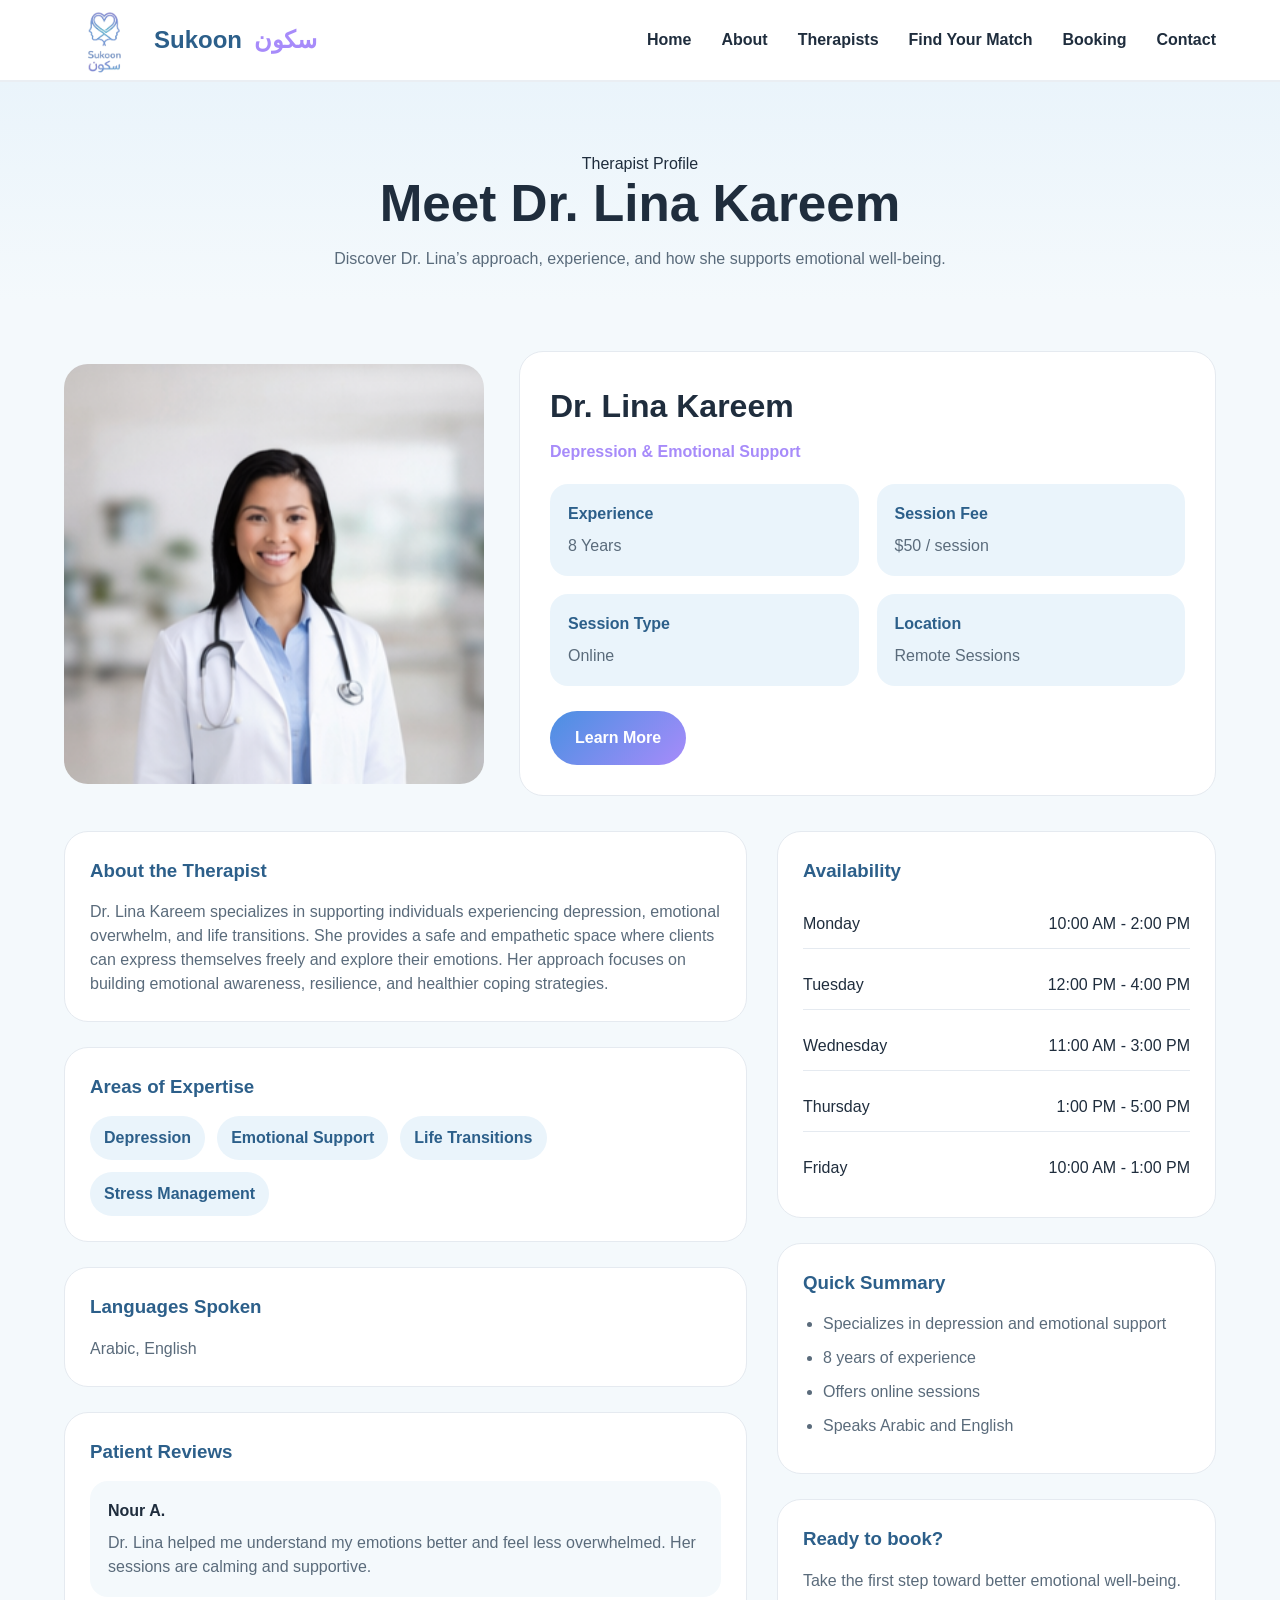
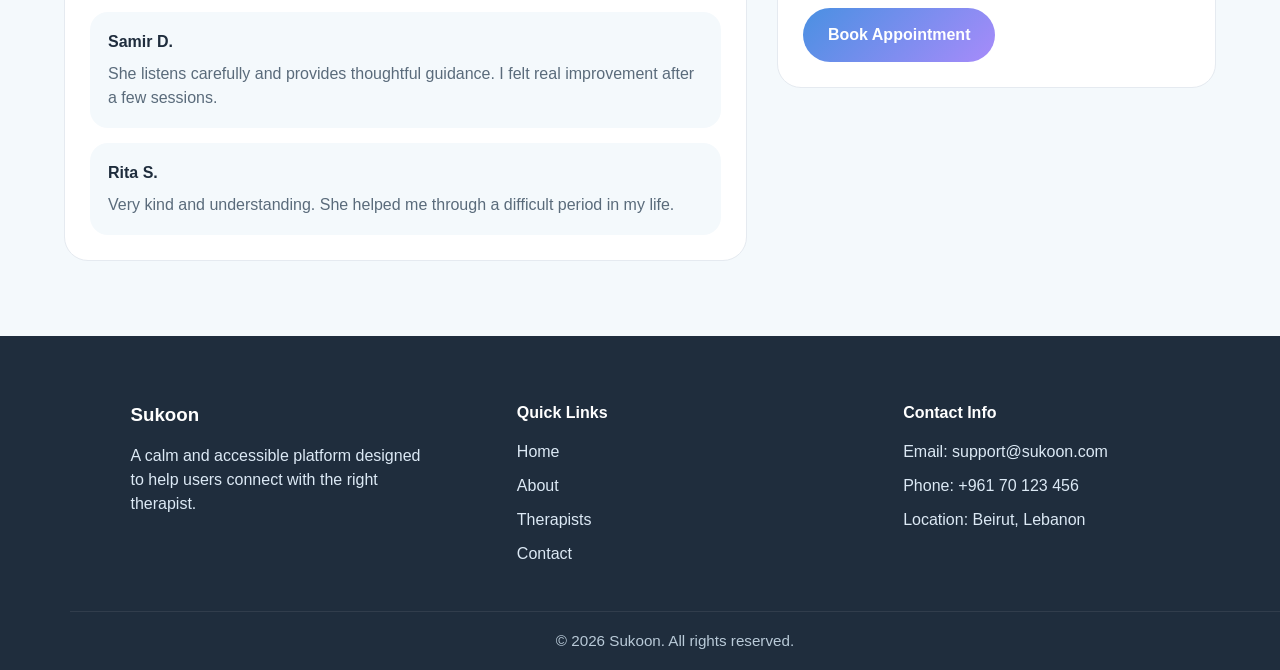
<file: drlina_profile.html>
<!DOCTYPE html>
<html lang="en">
<head>
  <meta charset="UTF-8">
  <meta name="viewport" content="width=device-width, initial-scale=1.0">
  <title>Dr. Lina Kareem | Sukoon سكون</title>
  <link rel="stylesheet" href="css_folder/style.css">
  <link rel="stylesheet" href="css_folder/profile.css">
</head>
<body>

 <header class="navbar">
        <div class="container nav-container">


            <div class="logo">
                <img src="images/logo.png" alt="Sukoon Logo" class="logo-img">
                <span class="logo-text">Sukoon <span class="arabic">سكون</span></span>
            </div>


            <nav class="nav-links" id="navLinks">
                <a href="index.html">Home</a>
                <a href="aboutus.html">About</a>
                <a href="therapists.html">Therapists</a>
                <a href="findyourtherapist.html">Find Your Match</a>
                <a href="booking.html">Booking</a>
                <a href="contactus.html">Contact</a>
            </nav>

            <button class="menu-toggle" id="menuToggle">
                <img src="images/hamburger_icon.png" alt="Click here">
            </button>

        </div>
    </header>

<section class="profile-heading">
  <div class="container">
    <span class="section-tag">Therapist Profile</span>
    <h1>Meet Dr. Lina Kareem</h1>
    <p>Discover Dr. Lina’s approach, experience, and how she supports emotional well-being.</p>
  </div>
</section>

<section class="profile-main section-padding">
  <div class="container">

    <div class="profile-top">
      <div class="profile-image">
        <img src="images/dr_lina.png" alt="Dr Lina">
      </div>

      <div class="profile-basic-info">
        <h2>Dr. Lina Kareem</h2>
        <p class="profile-specialty">Depression & Emotional Support</p>

        <div class="profile-details">
          <div class="profile-detail-card">
            <h4>Experience</h4>
            <p>8 Years</p>
          </div>

          <div class="profile-detail-card">
            <h4>Session Fee</h4>
            <p>$50 / session</p>
          </div>

          <div class="profile-detail-card">
            <h4>Session Type</h4>
            <p>Online</p>
          </div>

          <div class="profile-detail-card">
            <h4>Location</h4>
            <p>Remote Sessions</p>
          </div>
        </div>

        <a href="#learn-more" class="btn btn-primary">Learn More</a>
      </div>
    </div>

    <div class="profile-content-grid">

      <div class="profile-left">

        <div id="learn-more" class="profile-section-card">
          <h3>About the Therapist</h3>
          <p>
            Dr. Lina Kareem specializes in supporting individuals experiencing depression, emotional overwhelm,
            and life transitions. She provides a safe and empathetic space where clients can express themselves
            freely and explore their emotions. Her approach focuses on building emotional awareness, resilience,
            and healthier coping strategies.
          </p>
        </div>

        <div class="profile-section-card">
          <h3>Areas of Expertise</h3>
          <div class="expertise-list">
            <span>Depression</span>
            <span>Emotional Support</span>
            <span>Life Transitions</span>
            <span>Stress Management</span>
          </div>
        </div>

        <div class="profile-section-card">
          <h3>Languages Spoken</h3>
          <p>Arabic, English</p>
        </div>

        <div class="profile-section-card">
          <h3>Patient Reviews</h3>

          <div class="review-card">
            <h4>Nour A.</h4>
            <p>
              Dr. Lina helped me understand my emotions better and feel less overwhelmed. Her sessions are calming and supportive.
            </p>
          </div>

          <div class="review-card">
            <h4>Samir D.</h4>
            <p>
              She listens carefully and provides thoughtful guidance. I felt real improvement after a few sessions.
            </p>
          </div>

          <div class="review-card">
            <h4>Rita S.</h4>
            <p>
              Very kind and understanding. She helped me through a difficult period in my life.
            </p>
          </div>

        </div>

      </div>

      <div class="profile-right">

        <div class="profile-section-card">
          <h3>Availability</h3>
          <div class="availability-list">
            <div class="availability-row">
              <span>Monday</span>
              <span>10:00 AM - 2:00 PM</span>
            </div>
            <div class="availability-row">
              <span>Tuesday</span>
              <span>12:00 PM - 4:00 PM</span>
            </div>
            <div class="availability-row">
              <span>Wednesday</span>
              <span>11:00 AM - 3:00 PM</span>
            </div>
            <div class="availability-row">
              <span>Thursday</span>
              <span>1:00 PM - 5:00 PM</span>
            </div>
            <div class="availability-row">
              <span>Friday</span>
              <span>10:00 AM - 1:00 PM</span>
            </div>
          </div>
        </div>

        <div class="profile-section-card">
          <h3>Quick Summary</h3>
          <ul class="profile-summary-list">
            <li>Specializes in depression and emotional support</li>
            <li>8 years of experience</li>
            <li>Offers online sessions</li>
            <li>Speaks Arabic and English</li>
          </ul>
        </div>

        <div class="profile-section-card">
          <h3>Ready to book?</h3>
          <p>Take the first step toward better emotional well-being.</p>
          <a href="booking.html" class="btn btn-primary profile-book-btn">Book Appointment</a>
        </div>

      </div>

    </div>

  </div>
</section>

<footer class="footer">
  <div class="container footer-grid">
    <div class="footer-col">
      <h3>Sukoon</h3>
      <p>A calm and accessible platform designed to help users connect with the right therapist.</p>
    </div>

    <div class="footer-col">
      <h4>Quick Links</h4>
      <a href="index.html">Home</a>
      <a href="aboutus.html">About</a>
      <a href="therapists.html">Therapists</a>
      <a href="contactus.html">Contact</a>
    </div>

    <div class="footer-col">
      <h4>Contact Info</h4>
      <p>Email: support@sukoon.com</p>
      <p>Phone: +961 70 123 456</p>
      <p>Location: Beirut, Lebanon</p>
    </div>
  </div>

  <div class="footer-bottom">
    <p>© 2026 Sukoon. All rights reserved.</p>
  </div>
</footer>

<script src="javascript_folder/main.js"></script>

</body>
</html>
</file>
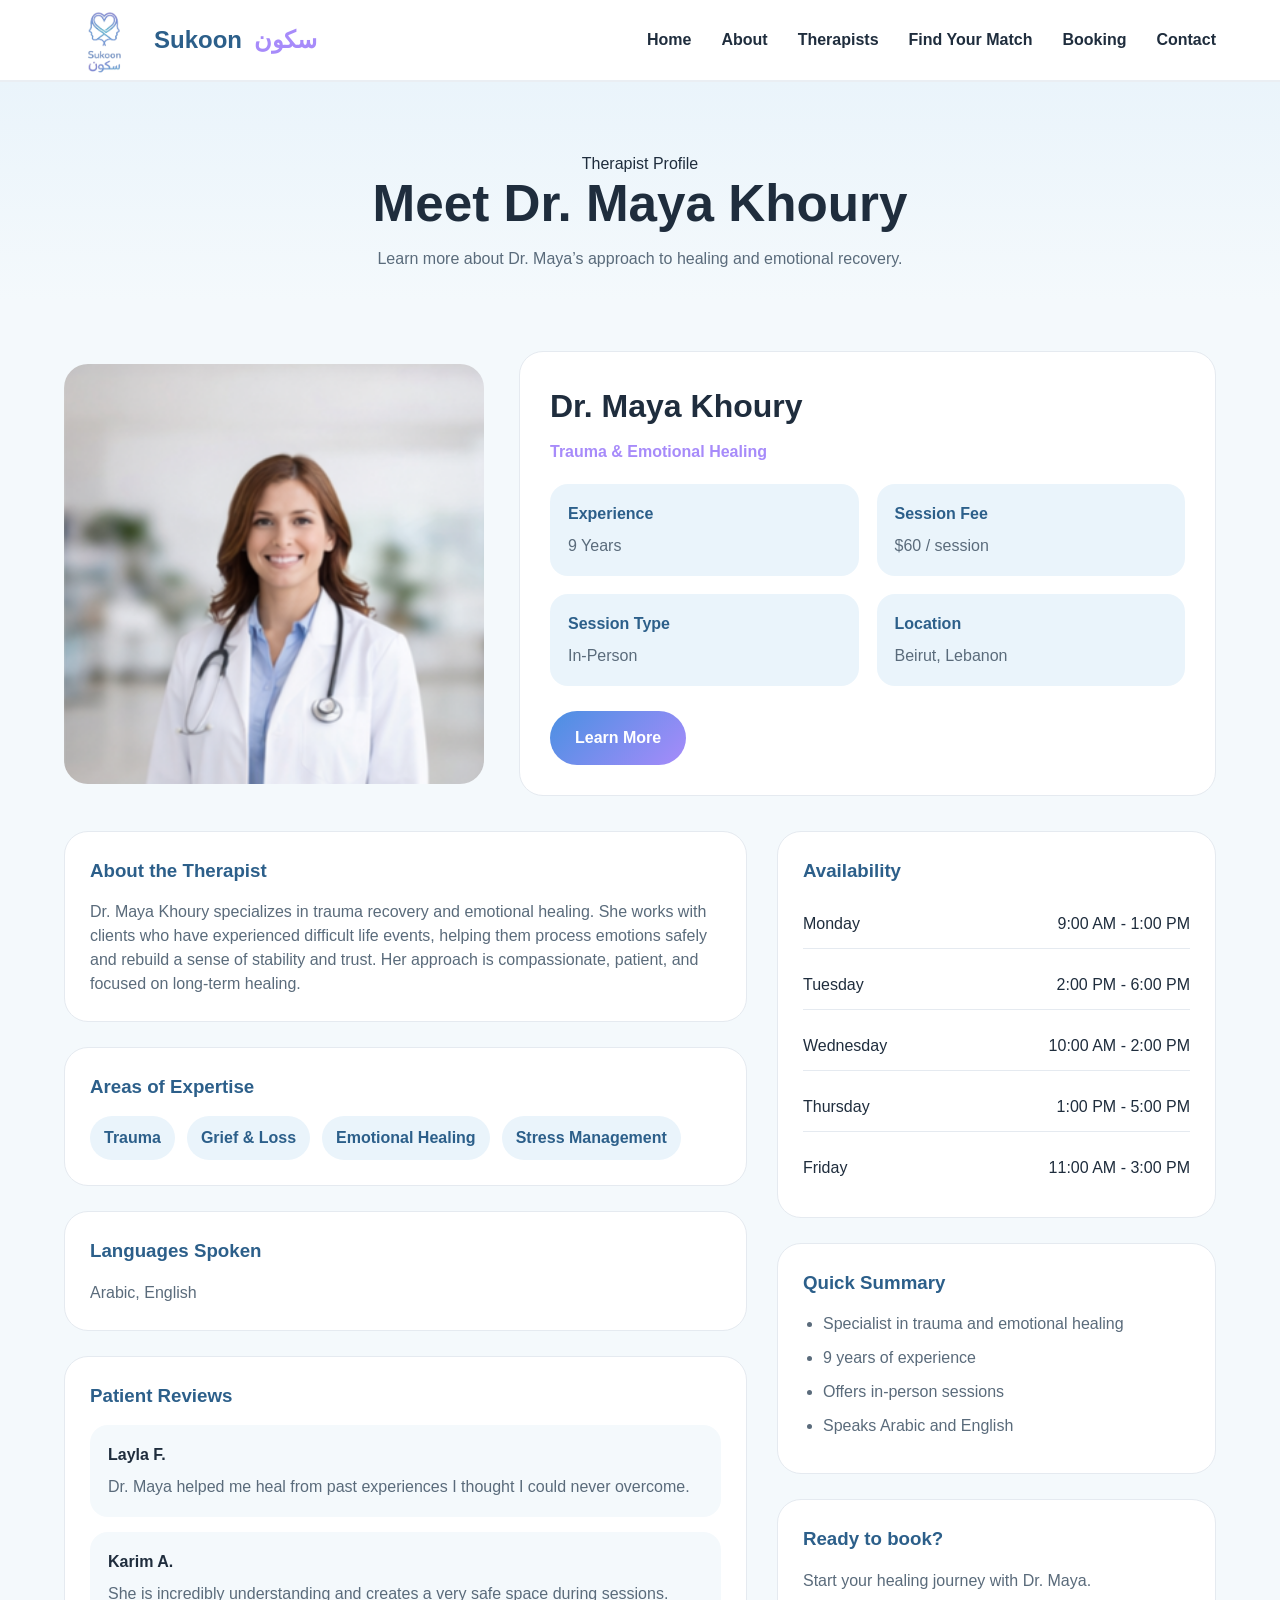
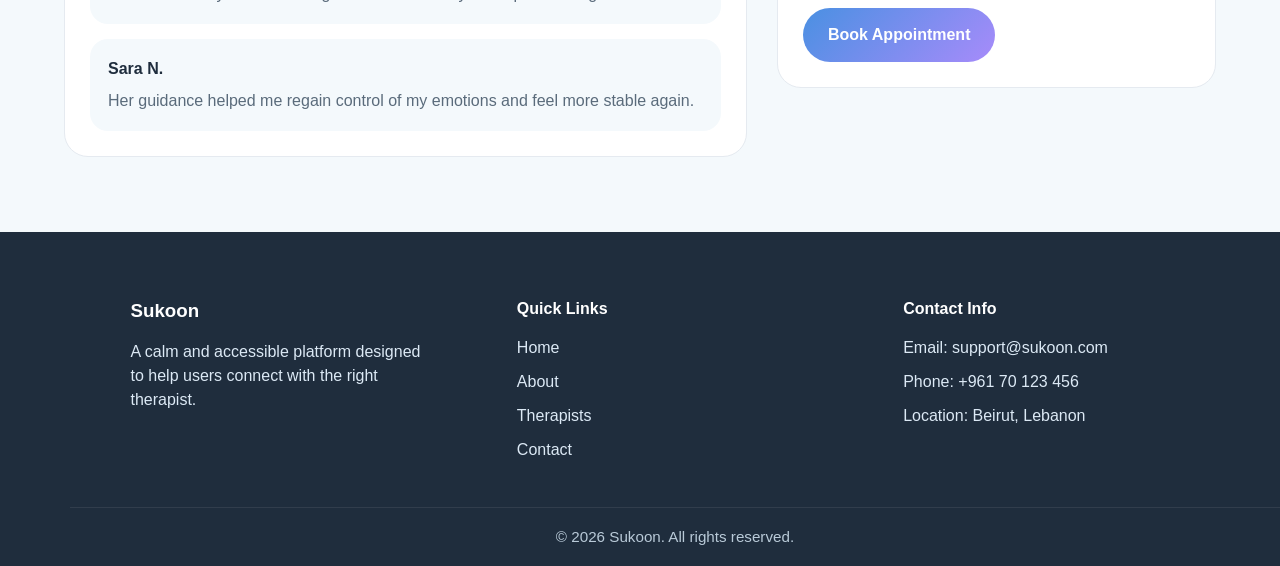
<file: drmaya_profile.html>
<!DOCTYPE html>
<html lang="en">
<head>
  <meta charset="UTF-8">
  <meta name="viewport" content="width=device-width, initial-scale=1.0">
  <title>Dr. Maya Khoury | Sukoon سكون</title>
  <link rel="stylesheet" href="css_folder/style.css">
  <link rel="stylesheet" href="css_folder/profile.css">
</head>
<body>

   <header class="navbar">
        <div class="container nav-container">


            <div class="logo">
                <img src="images/logo.png" alt="Sukoon Logo" class="logo-img">
                <span class="logo-text">Sukoon <span class="arabic">سكون</span></span>
            </div>


            <nav class="nav-links" id="navLinks">
                <a href="index.html">Home</a>
                <a href="aboutus.html">About</a>
                <a href="therapists.html">Therapists</a>
                <a href="findyourtherapist.html">Find Your Match</a>
                <a href="booking.html">Booking</a>
                <a href="contactus.html">Contact</a>
            </nav>

            <button class="menu-toggle" id="menuToggle">
                <img src="images/hamburger_icon.png" alt="Click here">
            </button>

        </div>
    </header>

<section class="profile-heading">
  <div class="container">
    <span class="section-tag">Therapist Profile</span>
    <h1>Meet Dr. Maya Khoury</h1>
    <p>Learn more about Dr. Maya’s approach to healing and emotional recovery.</p>
  </div>
</section>

<section class="profile-main section-padding">
  <div class="container">

    <div class="profile-top">
      <div class="profile-image">
        <img src="images/dr_maya.png" alt="Dr Maya">
      </div>

      <div class="profile-basic-info">
        <h2>Dr. Maya Khoury</h2>
        <p class="profile-specialty">Trauma & Emotional Healing</p>

        <div class="profile-details">
          <div class="profile-detail-card">
            <h4>Experience</h4>
            <p>9 Years</p>
          </div>

          <div class="profile-detail-card">
            <h4>Session Fee</h4>
            <p>$60 / session</p>
          </div>

          <div class="profile-detail-card">
            <h4>Session Type</h4>
            <p>In-Person</p>
          </div>

          <div class="profile-detail-card">
            <h4>Location</h4>
            <p>Beirut, Lebanon</p>
          </div>
        </div>

        <a href="#learn-more" class="btn btn-primary">Learn More</a>
      </div>
    </div>

    <div class="profile-content-grid">

      <div class="profile-left">

        <div id="learn-more" class="profile-section-card">
          <h3>About the Therapist</h3>
          <p>
            Dr. Maya Khoury specializes in trauma recovery and emotional healing. She works with clients
            who have experienced difficult life events, helping them process emotions safely and rebuild
            a sense of stability and trust. Her approach is compassionate, patient, and focused on long-term healing.
          </p>
        </div>

        <div class="profile-section-card">
          <h3>Areas of Expertise</h3>
          <div class="expertise-list">
            <span>Trauma</span>
            <span>Grief & Loss</span>
            <span>Emotional Healing</span>
            <span>Stress Management</span>
          </div>
        </div>

        <div class="profile-section-card">
          <h3>Languages Spoken</h3>
          <p>Arabic, English</p>
        </div>

        <div class="profile-section-card">
          <h3>Patient Reviews</h3>

          <div class="review-card">
            <h4>Layla F.</h4>
            <p>
              Dr. Maya helped me heal from past experiences I thought I could never overcome.
            </p>
          </div>

          <div class="review-card">
            <h4>Karim A.</h4>
            <p>
              She is incredibly understanding and creates a very safe space during sessions.
            </p>
          </div>

          <div class="review-card">
            <h4>Sara N.</h4>
            <p>
              Her guidance helped me regain control of my emotions and feel more stable again.
            </p>
          </div>

        </div>

      </div>

      <div class="profile-right">

        <div class="profile-section-card">
          <h3>Availability</h3>
          <div class="availability-list">
            <div class="availability-row">
              <span>Monday</span>
              <span>9:00 AM - 1:00 PM</span>
            </div>
            <div class="availability-row">
              <span>Tuesday</span>
              <span>2:00 PM - 6:00 PM</span>
            </div>
            <div class="availability-row">
              <span>Wednesday</span>
              <span>10:00 AM - 2:00 PM</span>
            </div>
            <div class="availability-row">
              <span>Thursday</span>
              <span>1:00 PM - 5:00 PM</span>
            </div>
            <div class="availability-row">
              <span>Friday</span>
              <span>11:00 AM - 3:00 PM</span>
            </div>
          </div>
        </div>

        <div class="profile-section-card">
          <h3>Quick Summary</h3>
          <ul class="profile-summary-list">
            <li>Specialist in trauma and emotional healing</li>
            <li>9 years of experience</li>
            <li>Offers in-person sessions</li>
            <li>Speaks Arabic and English</li>
          </ul>
        </div>

        <div class="profile-section-card">
          <h3>Ready to book?</h3>
          <p>Start your healing journey with Dr. Maya.</p>
          <a href="booking.html" class="btn btn-primary profile-book-btn">Book Appointment</a>
        </div>

      </div>

    </div>

  </div>
</section>

<footer class="footer">
  <div class="container footer-grid">
    <div class="footer-col">
      <h3>Sukoon</h3>
      <p>A calm and accessible platform designed to help users connect with the right therapist.</p>
    </div>

    <div class="footer-col">
      <h4>Quick Links</h4>
      <a href="index.html">Home</a>
      <a href="aboutus.html">About</a>
      <a href="therapists.html">Therapists</a>
      <a href="contactus.html">Contact</a>
    </div>

    <div class="footer-col">
      <h4>Contact Info</h4>
      <p>Email: support@sukoon.com</p>
      <p>Phone: +961 70 123 456</p>
      <p>Location: Beirut, Lebanon</p>
    </div>
  </div>

  <div class="footer-bottom">
    <p>© 2026 Sukoon. All rights reserved.</p>
  </div>
</footer>

<script src="javascript_folder/main.js"></script>

</body>
</html>
</file>
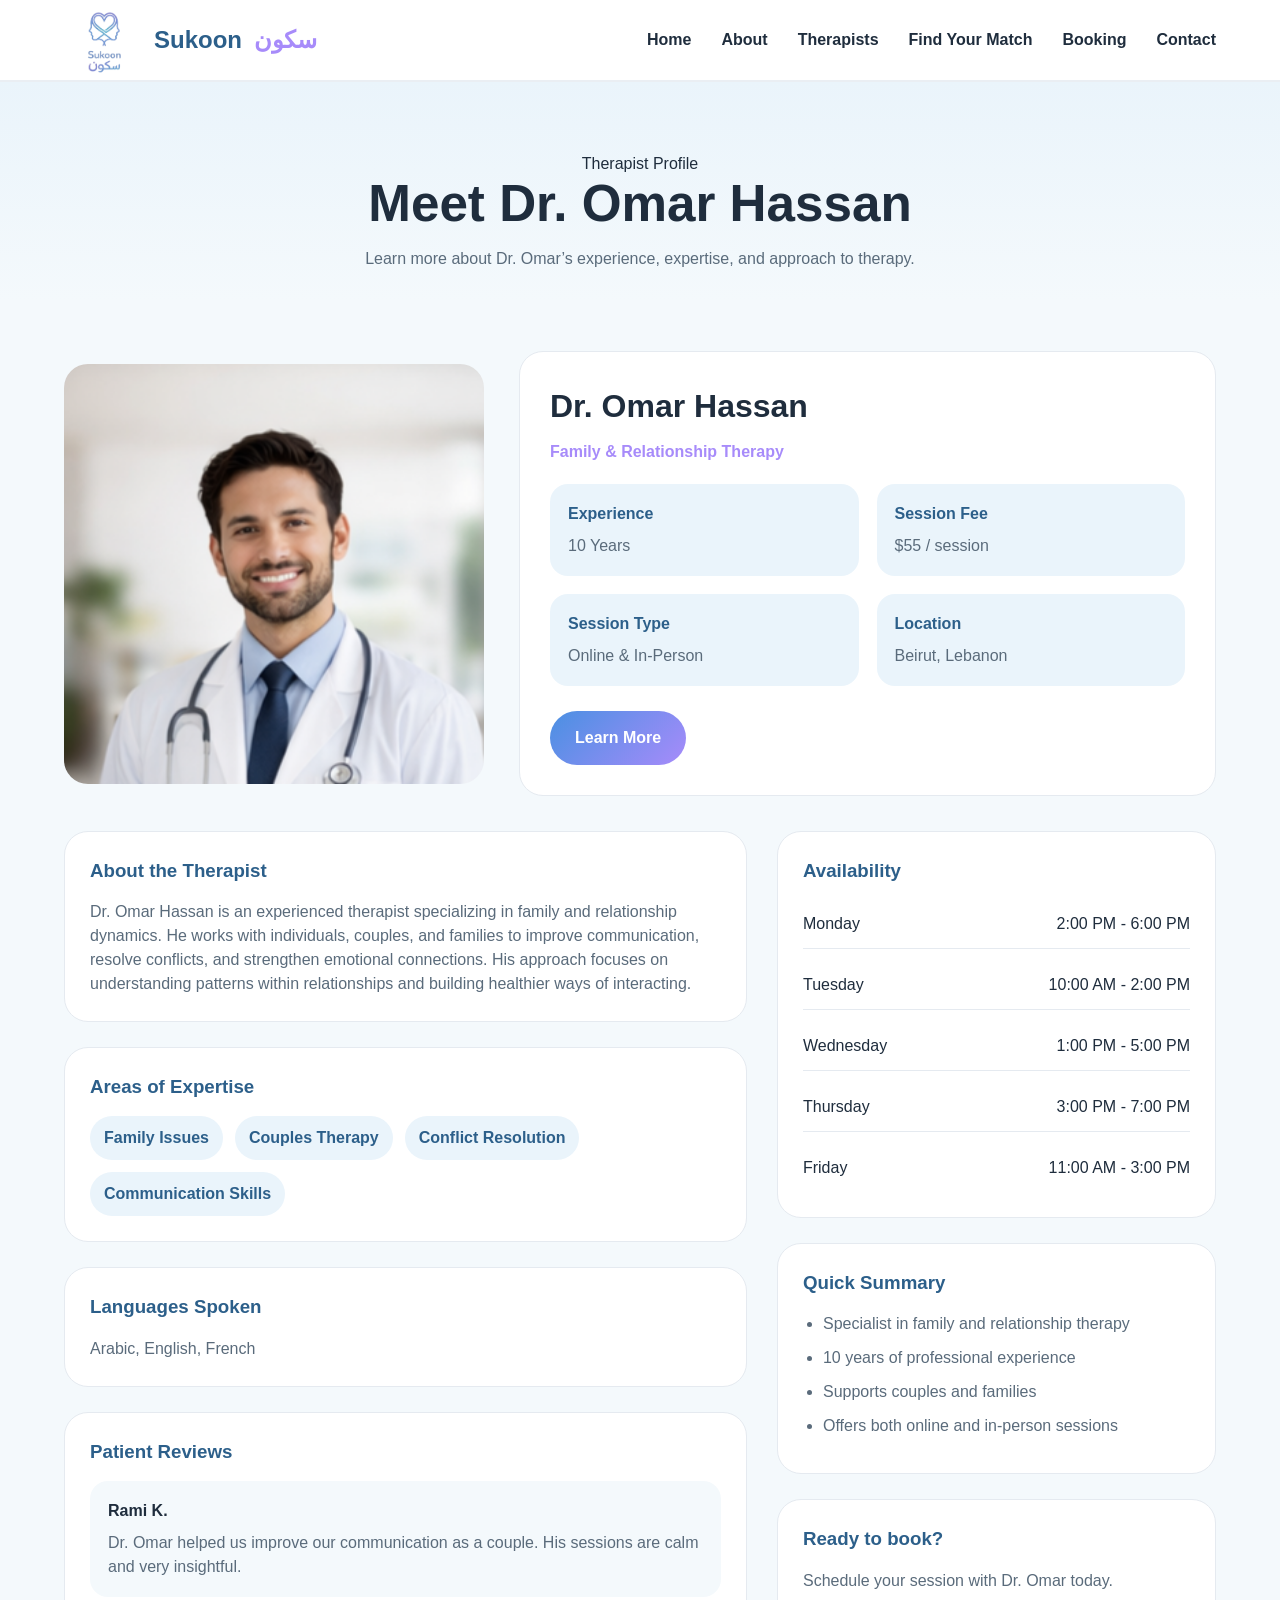
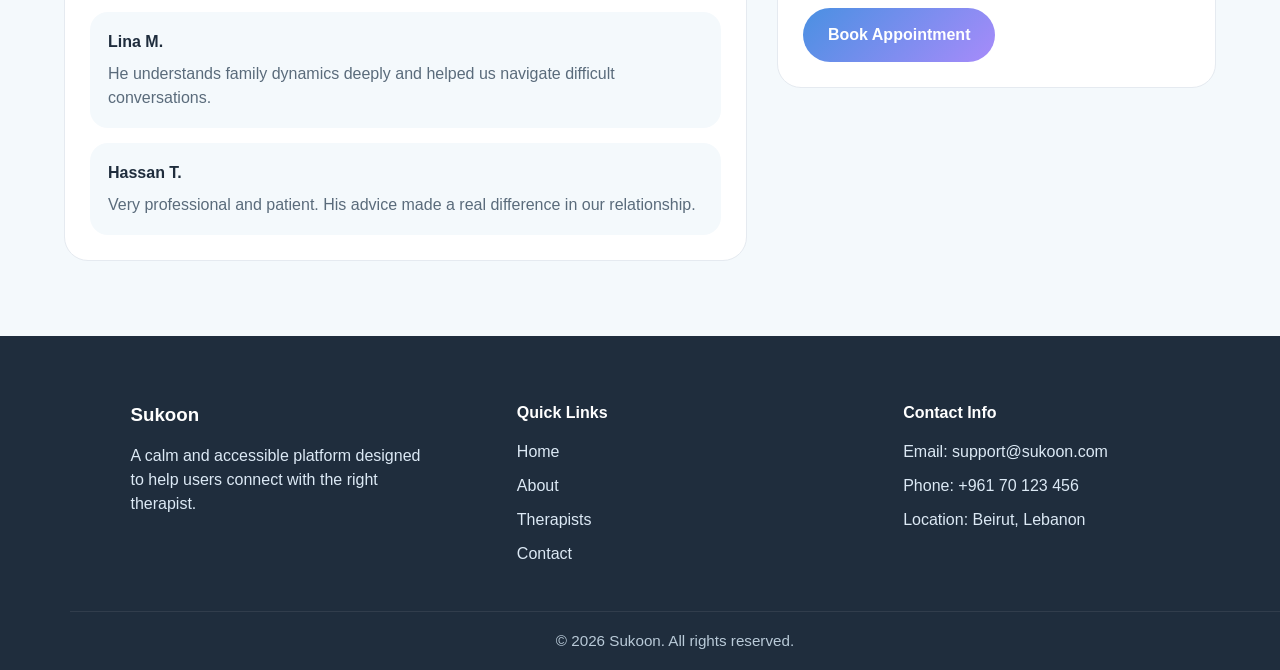
<file: dromar_profile.html>
<!DOCTYPE html>
<html lang="en">
<head>
  <meta charset="UTF-8">
  <meta name="viewport" content="width=device-width, initial-scale=1.0">
  <title>Dr. Omar Hassan | Sukoon سكون</title>
  <link rel="stylesheet" href="css_folder/style.css">
  <link rel="stylesheet" href="css_folder/profile.css">
</head>
<body>

   <header class="navbar">
        <div class="container nav-container">


            <div class="logo">
                <img src="images/logo.png" alt="Sukoon Logo" class="logo-img">
                <span class="logo-text">Sukoon <span class="arabic">سكون</span></span>
            </div>


            <nav class="nav-links" id="navLinks">
                <a href="index.html">Home</a>
                <a href="aboutus.html">About</a>
                <a href="therapists.html">Therapists</a>
                <a href="findyourtherapist.html">Find Your Match</a>
                <a href="booking.html">Booking</a>
                <a href="contactus.html">Contact</a>
            </nav>

            <button class="menu-toggle" id="menuToggle">
                <img src="images/hamburger_icon.png" alt="Click here">
            </button>

        </div>
    </header>


<section class="profile-heading">
  <div class="container">
    <span class="section-tag">Therapist Profile</span>
    <h1>Meet Dr. Omar Hassan</h1>
    <p>Learn more about Dr. Omar’s experience, expertise, and approach to therapy.</p>
  </div>
</section>

<section class="profile-main section-padding">
  <div class="container">

    <div class="profile-top">
      <div class="profile-image">
        <img src="images/dr_omar.png" alt="Dr Omar">
      </div>

      <div class="profile-basic-info">
        <h2>Dr. Omar Hassan</h2>
        <p class="profile-specialty">Family & Relationship Therapy</p>

        <div class="profile-details">
          <div class="profile-detail-card">
            <h4>Experience</h4>
            <p>10 Years</p>
          </div>

          <div class="profile-detail-card">
            <h4>Session Fee</h4>
            <p>$55 / session</p>
          </div>

          <div class="profile-detail-card">
            <h4>Session Type</h4>
            <p>Online & In-Person</p>
          </div>

          <div class="profile-detail-card">
            <h4>Location</h4>
            <p>Beirut, Lebanon</p>
          </div>
        </div>

        <a href="#learn-more" class="btn btn-primary">Learn More</a>
      </div>
    </div>

    <div id="learn-more" class="profile-content-grid">

      <div class="profile-left">

        <div class="profile-section-card">
          <h3>About the Therapist</h3>
          <p>
            Dr. Omar Hassan is an experienced therapist specializing in family and relationship dynamics.
            He works with individuals, couples, and families to improve communication, resolve conflicts,
            and strengthen emotional connections. His approach focuses on understanding patterns within
            relationships and building healthier ways of interacting.
          </p>
        </div>

        <div class="profile-section-card">
          <h3>Areas of Expertise</h3>
          <div class="expertise-list">
            <span>Family Issues</span>
            <span>Couples Therapy</span>
            <span>Conflict Resolution</span>
            <span>Communication Skills</span>
          </div>
        </div>

        <div class="profile-section-card">
          <h3>Languages Spoken</h3>
          <p>Arabic, English, French</p>
        </div>

        <div class="profile-section-card">
          <h3>Patient Reviews</h3>

          <div class="review-card">
            <h4>Rami K.</h4>
            <p>
              Dr. Omar helped us improve our communication as a couple. His sessions are calm and very insightful.
            </p>
          </div>

          <div class="review-card">
            <h4>Lina M.</h4>
            <p>
              He understands family dynamics deeply and helped us navigate difficult conversations.
            </p>
          </div>

          <div class="review-card">
            <h4>Hassan T.</h4>
            <p>
              Very professional and patient. His advice made a real difference in our relationship.
            </p>
          </div>

        </div>

      </div>

      <div class="profile-right">

        <div class="profile-section-card">
          <h3>Availability</h3>
          <div class="availability-list">
            <div class="availability-row">
              <span>Monday</span>
              <span>2:00 PM - 6:00 PM</span>
            </div>
            <div class="availability-row">
              <span>Tuesday</span>
              <span>10:00 AM - 2:00 PM</span>
            </div>
            <div class="availability-row">
              <span>Wednesday</span>
              <span>1:00 PM - 5:00 PM</span>
            </div>
            <div class="availability-row">
              <span>Thursday</span>
              <span>3:00 PM - 7:00 PM</span>
            </div>
            <div class="availability-row">
              <span>Friday</span>
              <span>11:00 AM - 3:00 PM</span>
            </div>
          </div>
        </div>

        <div class="profile-section-card">
          <h3>Quick Summary</h3>
          <ul class="profile-summary-list">
            <li>Specialist in family and relationship therapy</li>
            <li>10 years of professional experience</li>
            <li>Supports couples and families</li>
            <li>Offers both online and in-person sessions</li>
          </ul>
        </div>

        <div class="profile-section-card">
          <h3>Ready to book?</h3>
          <p>Schedule your session with Dr. Omar today.</p>
          <a href="booking.html" class="btn btn-primary profile-book-btn">Book Appointment</a>
        </div>

      </div>

    </div>

  </div>
</section>

<footer class="footer">
  <div class="container footer-grid">
    <div class="footer-col">
      <h3>Sukoon</h3>
      <p>A calm and accessible platform designed to help users connect with the right therapist.</p>
    </div>

    <div class="footer-col">
      <h4>Quick Links</h4>
      <a href="index.html">Home</a>
      <a href="aboutus.html">About</a>
      <a href="therapists.html">Therapists</a>
      <a href="contactus.html">Contact</a>
    </div>

    <div class="footer-col">
      <h4>Contact Info</h4>
      <p>Email: support@sukoon.com</p>
      <p>Phone: +961 70 123 456</p>
      <p>Location: Beirut, Lebanon</p>
    </div>
  </div>

  <div class="footer-bottom">
    <p>© 2026 Sukoon. All rights reserved.</p>
  </div>
</footer>

<script src="javascript_folder/main.js"></script>

</body>
</html>
</file>
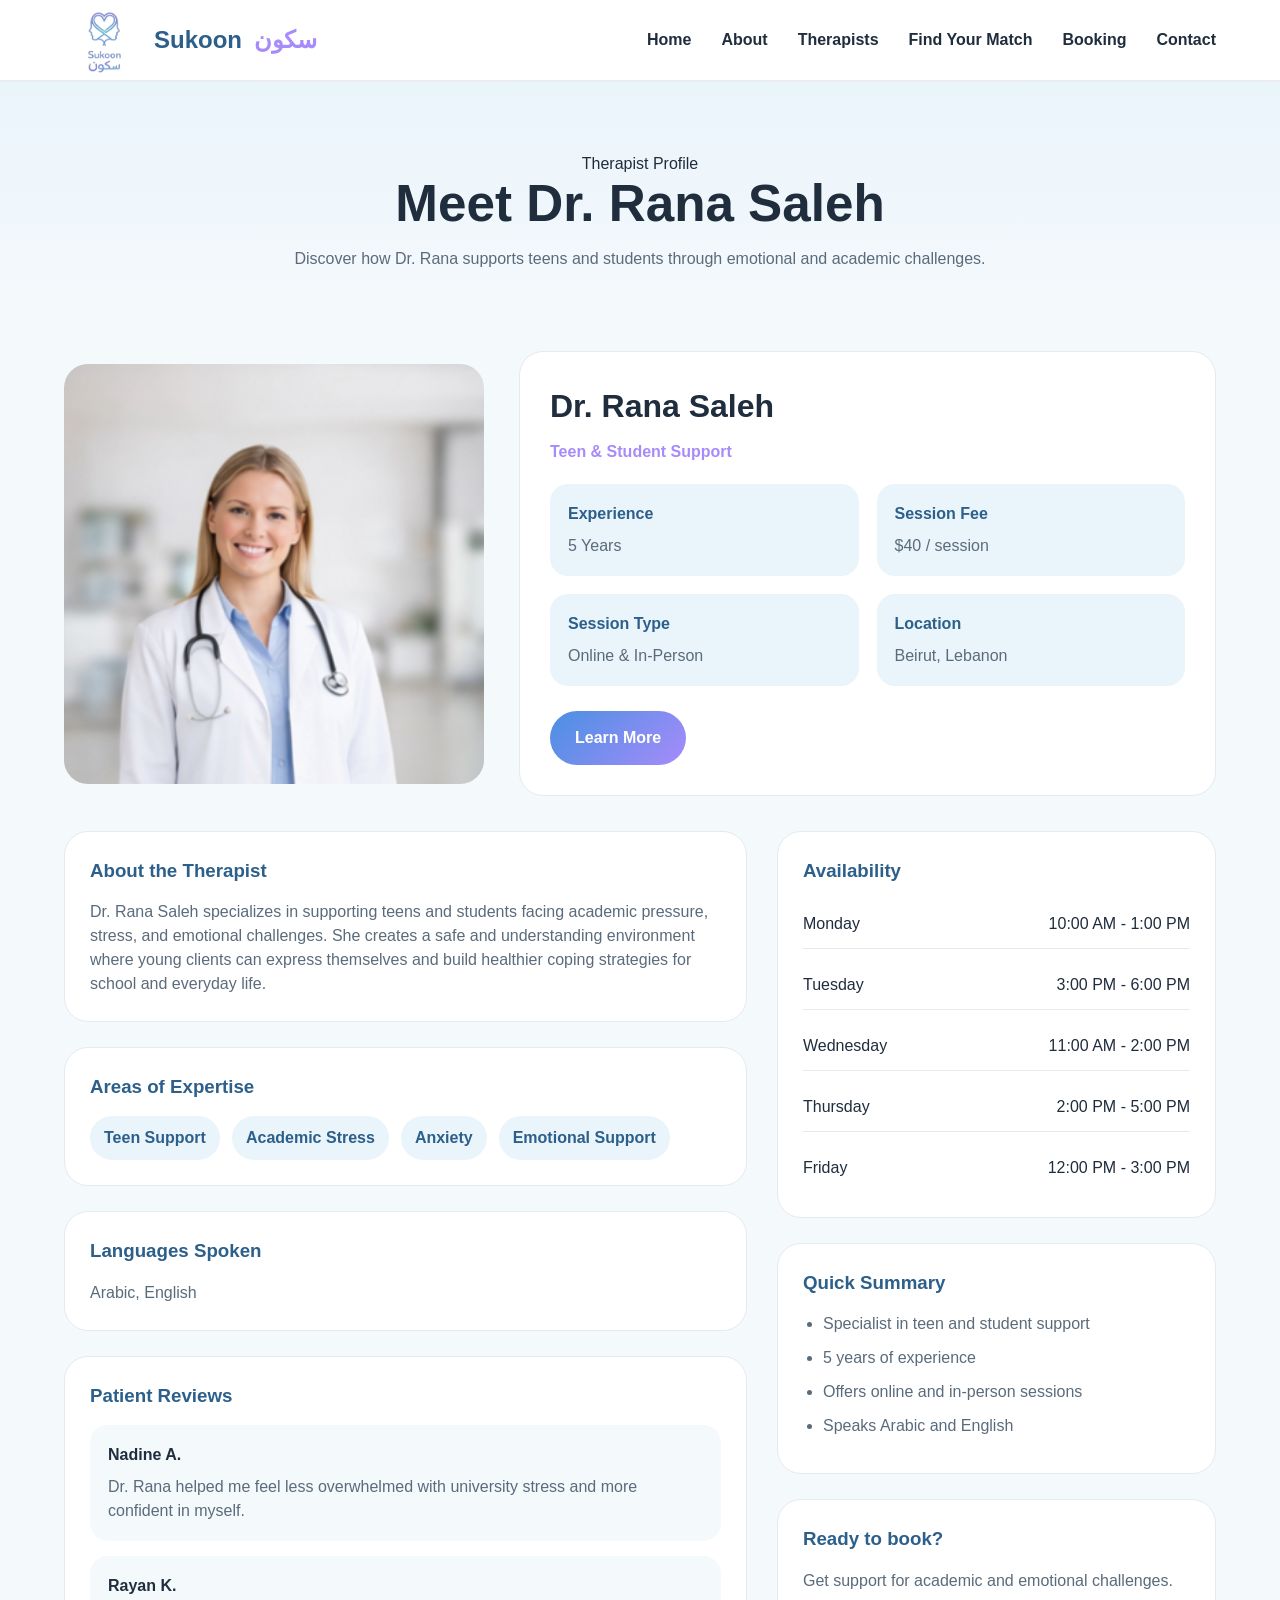
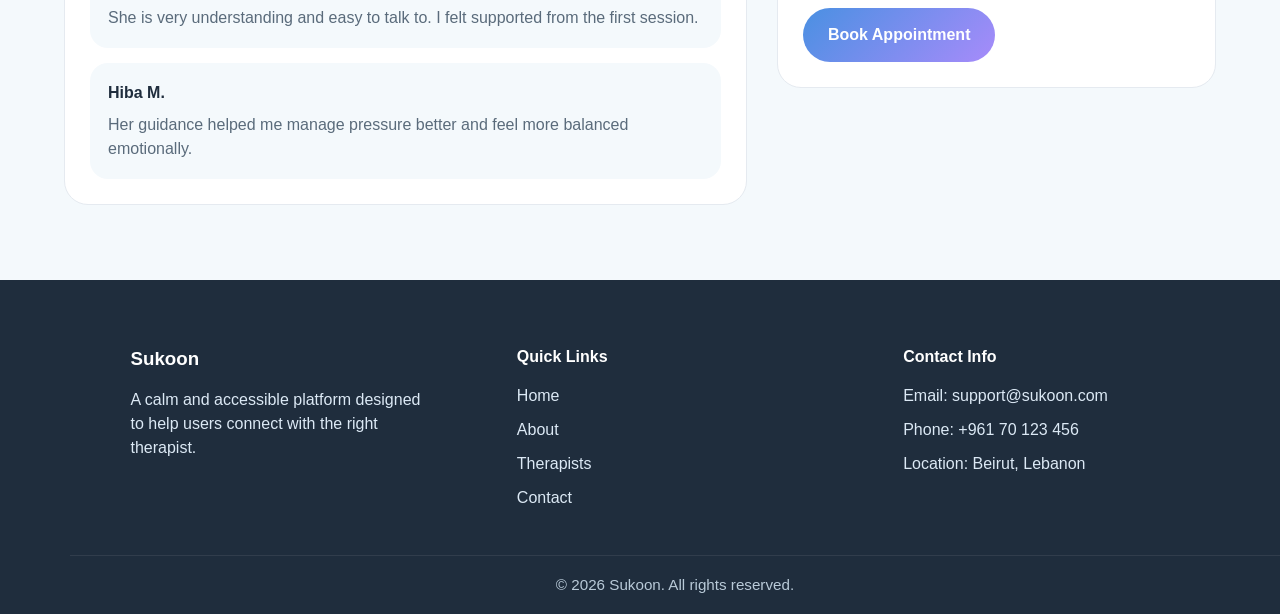
<file: drrana_profile.html>
<!DOCTYPE html>
<html lang="en">

<head>
  <meta charset="UTF-8">
  <meta name="viewport" content="width=device-width, initial-scale=1.0">
  <title>Dr. Rana Saleh | Sukoon سكون</title>
  <link rel="stylesheet" href="css_folder/style.css">
  <link rel="stylesheet" href="css_folder/profile.css">
</head>

<body>

  <header class="navbar">
    <div class="container nav-container">


      <div class="logo">
        <img src="images/logo.png" alt="Sukoon Logo" class="logo-img">
        <span class="logo-text">Sukoon <span class="arabic">سكون</span></span>
      </div>


      <nav class="nav-links" id="navLinks">
        <a href="index.html">Home</a>
        <a href="aboutus.html">About</a>
        <a href="therapists.html">Therapists</a>
        <a href="findyourtherapist.html">Find Your Match</a>
        <a href="booking.html">Booking</a>
        <a href="contactus.html">Contact</a>
      </nav>

      <button class="menu-toggle" id="menuToggle">
        <img src="images/hamburger_icon.png" alt="Click here">
      </button>

    </div>
  </header>

  <section class="profile-heading">
    <div class="container">
      <span class="section-tag">Therapist Profile</span>
      <h1>Meet Dr. Rana Saleh</h1>
      <p>Discover how Dr. Rana supports teens and students through emotional and academic challenges.</p>
    </div>
  </section>

  <section class="profile-main section-padding">
    <div class="container">

      <div class="profile-top">
        <div class="profile-image">
          <img src="images/dr_rana.png" alt="Dr Rana">
        </div>

        <div class="profile-basic-info">
          <h2>Dr. Rana Saleh</h2>
          <p class="profile-specialty">Teen & Student Support</p>

          <div class="profile-details">
            <div class="profile-detail-card">
              <h4>Experience</h4>
              <p>5 Years</p>
            </div>

            <div class="profile-detail-card">
              <h4>Session Fee</h4>
              <p>$40 / session</p>
            </div>

            <div class="profile-detail-card">
              <h4>Session Type</h4>
              <p>Online & In-Person</p>
            </div>

            <div class="profile-detail-card">
              <h4>Location</h4>
              <p>Beirut, Lebanon</p>
            </div>
          </div>

          <a href="#learn-more" class="btn btn-primary">Learn More</a>
        </div>
      </div>

      <div class="profile-content-grid">

        <div class="profile-left">

          <div id="learn-more" class="profile-section-card">
            <h3>About the Therapist</h3>
            <p>
              Dr. Rana Saleh specializes in supporting teens and students facing academic pressure, stress, and
              emotional
              challenges. She creates a safe and understanding environment where young clients can express themselves
              and
              build healthier coping strategies for school and everyday life.
            </p>
          </div>

          <div class="profile-section-card">
            <h3>Areas of Expertise</h3>
            <div class="expertise-list">
              <span>Teen Support</span>
              <span>Academic Stress</span>
              <span>Anxiety</span>
              <span>Emotional Support</span>
            </div>
          </div>

          <div class="profile-section-card">
            <h3>Languages Spoken</h3>
            <p>Arabic, English</p>
          </div>

          <div class="profile-section-card">
            <h3>Patient Reviews</h3>

            <div class="review-card">
              <h4>Nadine A.</h4>
              <p>
                Dr. Rana helped me feel less overwhelmed with university stress and more confident in myself.
              </p>
            </div>

            <div class="review-card">
              <h4>Rayan K.</h4>
              <p>
                She is very understanding and easy to talk to. I felt supported from the first session.
              </p>
            </div>

            <div class="review-card">
              <h4>Hiba M.</h4>
              <p>
                Her guidance helped me manage pressure better and feel more balanced emotionally.
              </p>
            </div>

          </div>

        </div>

        <div class="profile-right">

          <div class="profile-section-card">
            <h3>Availability</h3>
            <div class="availability-list">
              <div class="availability-row">
                <span>Monday</span>
                <span>10:00 AM - 1:00 PM</span>
              </div>
              <div class="availability-row">
                <span>Tuesday</span>
                <span>3:00 PM - 6:00 PM</span>
              </div>
              <div class="availability-row">
                <span>Wednesday</span>
                <span>11:00 AM - 2:00 PM</span>
              </div>
              <div class="availability-row">
                <span>Thursday</span>
                <span>2:00 PM - 5:00 PM</span>
              </div>
              <div class="availability-row">
                <span>Friday</span>
                <span>12:00 PM - 3:00 PM</span>
              </div>
            </div>
          </div>

          <div class="profile-section-card">
            <h3>Quick Summary</h3>
            <ul class="profile-summary-list">
              <li>Specialist in teen and student support</li>
              <li>5 years of experience</li>
              <li>Offers online and in-person sessions</li>
              <li>Speaks Arabic and English</li>
            </ul>
          </div>

          <div class="profile-section-card">
            <h3>Ready to book?</h3>
            <p>Get support for academic and emotional challenges.</p>
            <a href="booking.html" class="btn btn-primary profile-book-btn">Book Appointment</a>
          </div>

        </div>

      </div>

    </div>
  </section>

  <footer class="footer">
    <div class="container footer-grid">
      <div class="footer-col">
        <h3>Sukoon</h3>
        <p>A calm and accessible platform designed to help users connect with the right therapist.</p>
      </div>

      <div class="footer-col">
        <h4>Quick Links</h4>
        <a href="index.html">Home</a>
        <a href="aboutus.html">About</a>
        <a href="therapists.html">Therapists</a>
        <a href="contact.html">Contact</a>
      </div>

      <div class="footer-col">
        <h4>Contact Info</h4>
        <p>Email: support@sukoon.com</p>
        <p>Phone: +961 70 123 456</p>
        <p>Location: Beirut, Lebanon</p>
      </div>
    </div>

    <div class="footer-bottom">
      <p>© 2026 Sukoon. All rights reserved.</p>
    </div>
  </footer>

  <script src="javascript_folder/main.js"></script>

</body>

</html>
</file>
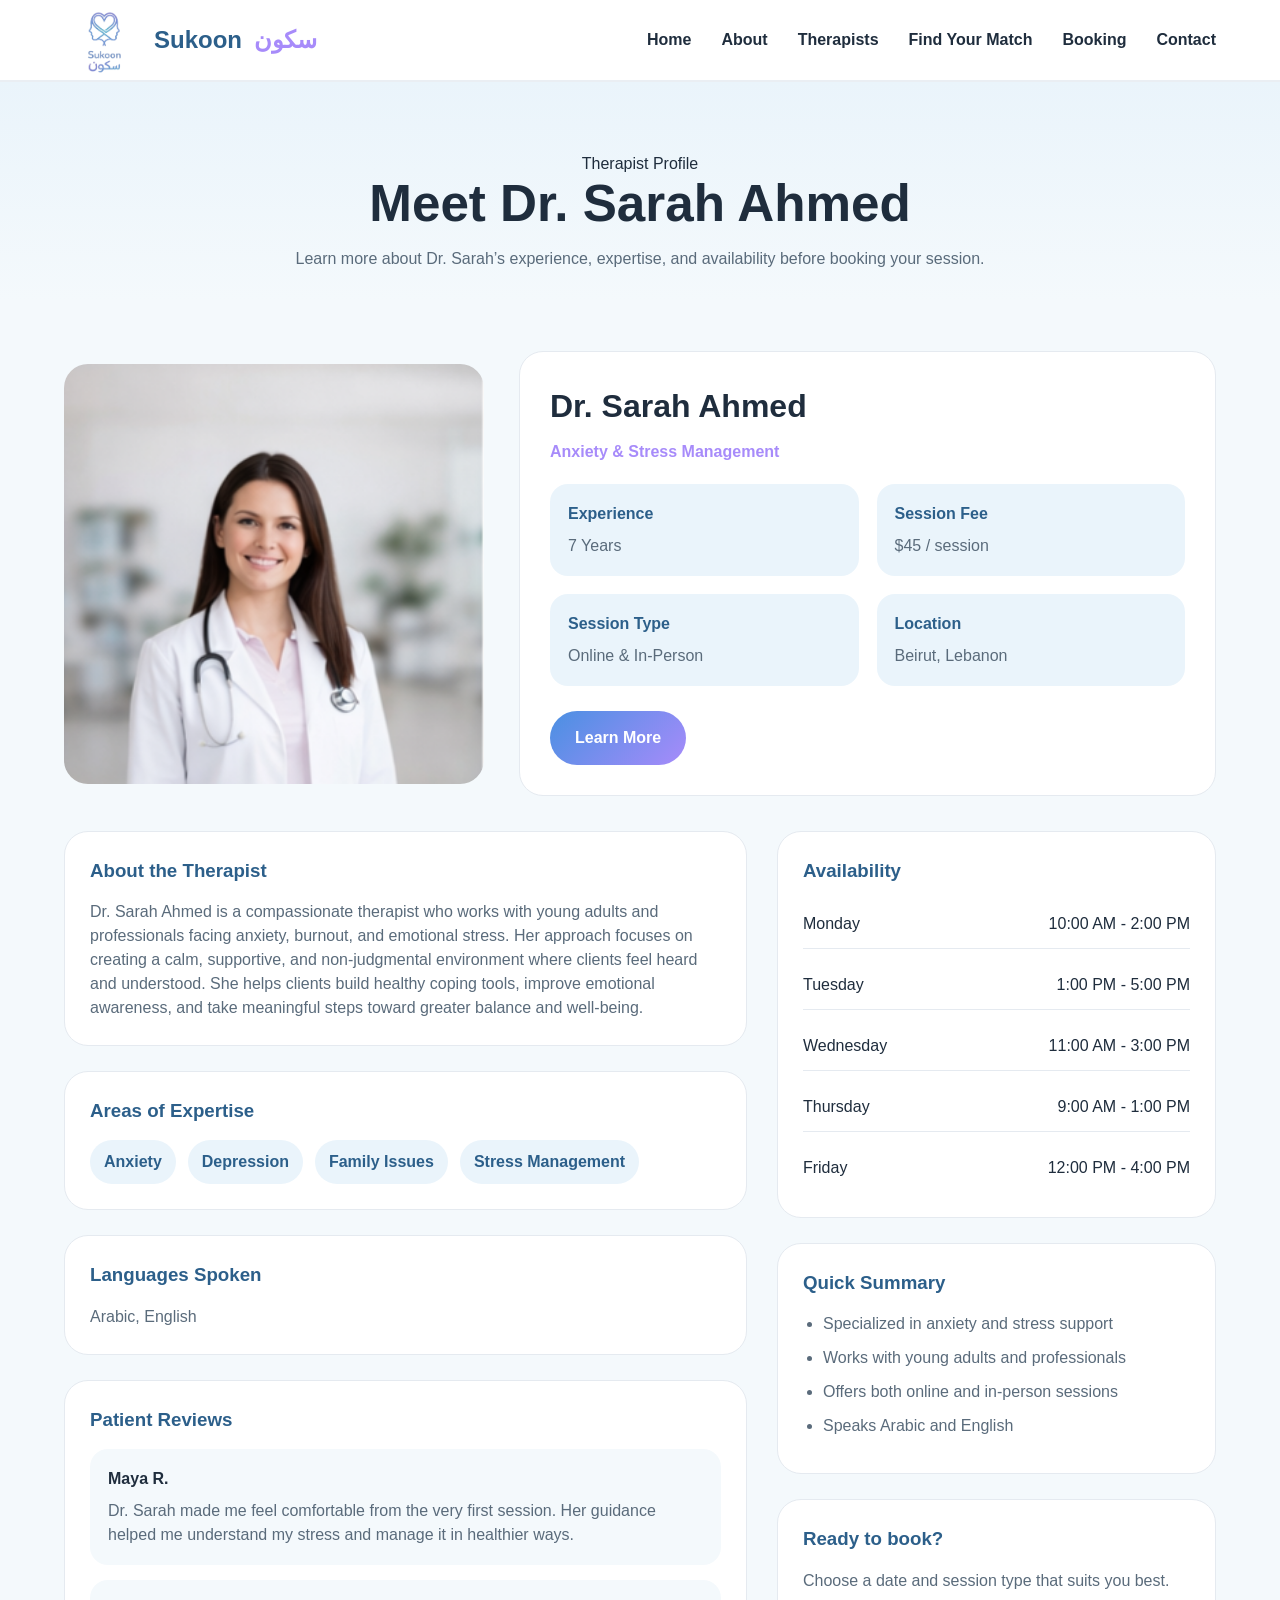
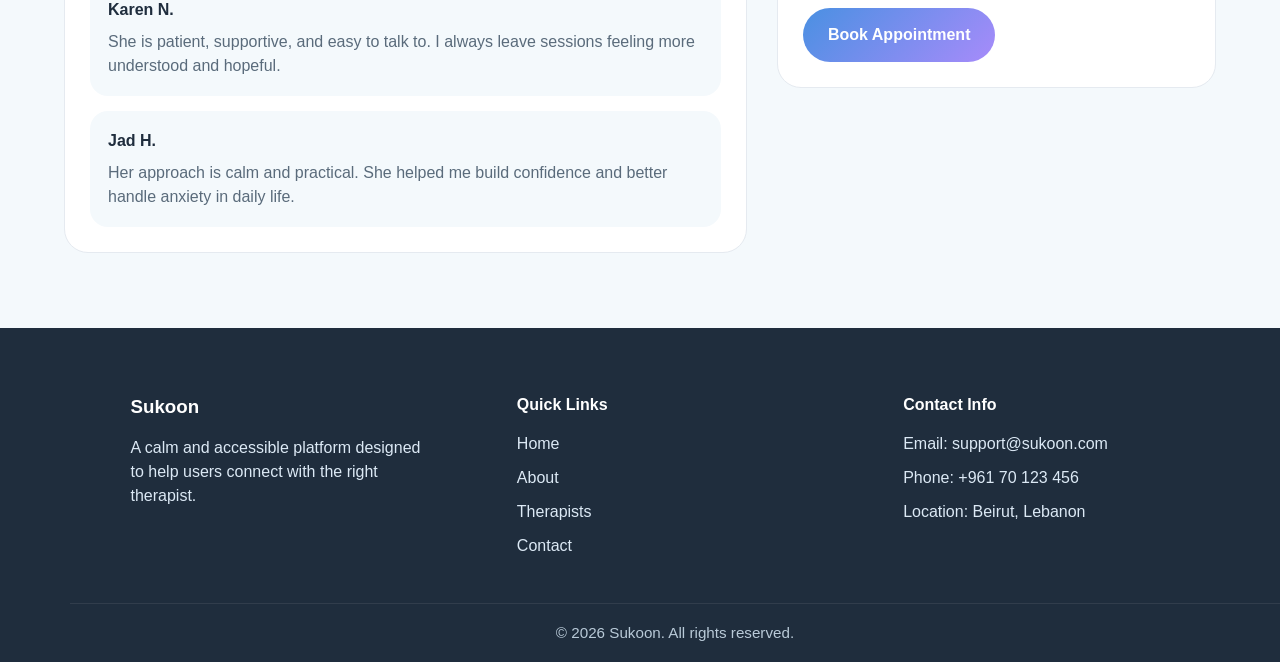
<file: drsara_profile.html>
<!DOCTYPE html>
<html lang="en">
<head>
  <meta charset="UTF-8">
  <meta name="viewport" content="width=device-width, initial-scale=1.0">
  <title>Dr. Sarah Ahmed | Sukoon سكون</title>
  <link rel="stylesheet" href="css_folder/style.css">
  <link rel="stylesheet" href="css_folder/profile.css">
</head>
<body>
   <header class="navbar">
        <div class="container nav-container">


            <div class="logo">
                <img src="images/logo.png" alt="Sukoon Logo" class="logo-img">
                <span class="logo-text">Sukoon <span class="arabic">سكون</span></span>
            </div>


            <nav class="nav-links" id="navLinks">
                <a href="index.html">Home</a>
                <a href="aboutus.html">About</a>
                <a href="therapists.html">Therapists</a>
                <a href="findyourtherapist.html">Find Your Match</a>
                <a href="booking.html">Booking</a>
                <a href="contactus.html">Contact</a>
            </nav>

            <button class="menu-toggle" id="menuToggle">
                <img src="images/hamburger_icon.png" alt="Click here">
            </button>

        </div>
    </header>

  <section class="profile-heading">
    <div class="container">
      <span class="section-tag">Therapist Profile</span>
      <h1>Meet Dr. Sarah Ahmed</h1>
      <p>Learn more about Dr. Sarah’s experience, expertise, and availability before booking your session.</p>
    </div>
  </section>

  <section class="profile-main section-padding">
    <div class="container">
      <div class="profile-top">
        <div class="profile-image">
  <img src="images/dr_sara.png" alt="Dr Sarah">
</div>

        <div class="profile-basic-info">
          <h2>Dr. Sarah Ahmed</h2>
          <p class="profile-specialty">Anxiety & Stress Management</p>

          <div class="profile-details">
            <div class="profile-detail-card">
              <h4>Experience</h4>
              <p>7 Years</p>
            </div>

            <div class="profile-detail-card">
              <h4>Session Fee</h4>
              <p>$45 / session</p>
            </div>

            <div class="profile-detail-card">
              <h4>Session Type</h4>
              <p>Online & In-Person</p>
            </div>

            <div class="profile-detail-card">
              <h4>Location</h4>
              <p>Beirut, Lebanon</p>
            </div>
          </div>

          <a href="#learn-more" class="btn btn-primary">Learn More</a>
        </div>
      </div>

      <div class="profile-content-grid">
        <div class="profile-left">
          <div id="learn-more" class="profile-section-card">
            <h3>About the Therapist</h3>
            <p>
              Dr. Sarah Ahmed is a compassionate therapist who works with young adults and professionals facing anxiety,
              burnout, and emotional stress. Her approach focuses on creating a calm, supportive, and non-judgmental
              environment where clients feel heard and understood. She helps clients build healthy coping tools, improve
              emotional awareness, and take meaningful steps toward greater balance and well-being.
            </p>
          </div>

          <div class="profile-section-card">
            <h3>Areas of Expertise</h3>
            <div class="expertise-list">
              <span>Anxiety</span>
              <span>Depression</span>
              <span>Family Issues</span>
              <span>Stress Management</span>
            </div>
          </div>

          <div class="profile-section-card">
            <h3>Languages Spoken</h3>
            <p>Arabic, English</p>
          </div>

          <div class="profile-section-card">
            <h3>Patient Reviews</h3>

            <div class="review-card">
              <h4>Maya R.</h4>
              <p>
                Dr. Sarah made me feel comfortable from the very first session. Her guidance helped me understand my stress
                and manage it in healthier ways.
              </p>
            </div>

            <div class="review-card">
              <h4>Karen N.</h4>
              <p>
                She is patient, supportive, and easy to talk to. I always leave sessions feeling more understood and hopeful.
              </p>
            </div>

            <div class="review-card">
              <h4>Jad H.</h4>
              <p>
                Her approach is calm and practical. She helped me build confidence and better handle anxiety in daily life.
              </p>
            </div>
          </div>
        </div>

        <div class="profile-right">
          <div class="profile-section-card">
            <h3>Availability</h3>
            <div class="availability-list">
              <div class="availability-row">
                <span>Monday</span>
                <span>10:00 AM - 2:00 PM</span>
              </div>
              <div class="availability-row">
                <span>Tuesday</span>
                <span>1:00 PM - 5:00 PM</span>
              </div>
              <div class="availability-row">
                <span>Wednesday</span>
                <span>11:00 AM - 3:00 PM</span>
              </div>
              <div class="availability-row">
                <span>Thursday</span>
                <span>9:00 AM - 1:00 PM</span>
              </div>
              <div class="availability-row">
                <span>Friday</span>
                <span>12:00 PM - 4:00 PM</span>
              </div>
            </div>
          </div>

          <div class="profile-section-card">
            <h3>Quick Summary</h3>
            <ul class="profile-summary-list">
              <li>Specialized in anxiety and stress support</li>
              <li>Works with young adults and professionals</li>
              <li>Offers both online and in-person sessions</li>
              <li>Speaks Arabic and English</li>
            </ul>
          </div>

          <div class="profile-section-card">
            <h3>Ready to book?</h3>
            <p>Choose a date and session type that suits you best.</p>
            <a href="booking.html" class="btn btn-primary profile-book-btn">Book Appointment</a>
          </div>
        </div>
      </div>
    </div>
  </section>

  <footer class="footer">
    <div class="container footer-grid">
      <div class="footer-col">
        <h3>Sukoon</h3>
        <p>A calm and accessible platform designed to help users connect with the right therapist.</p>
      </div>

      <div class="footer-col">
        <h4>Quick Links</h4>
        <a href="index.html">Home</a>
        <a href="aboutus.html">About</a>
        <a href="therapists.html">Therapists</a>
        <a href="contactus.html">Contact</a>
      </div>

      <div class="footer-col">
        <h4>Contact Info</h4>
        <p>Email: support@sukoon.com</p>
        <p>Phone: +961 70 123 456</p>
        <p>Location: Beirut, Lebanon</p>
      </div>
    </div>

    <div class="footer-bottom">
      <p>© 2026 Sukoon. All rights reserved.</p>
    </div>
  </footer>

  <script src="javascript_folder/main.js"></script>
</body>
</html>
</file>
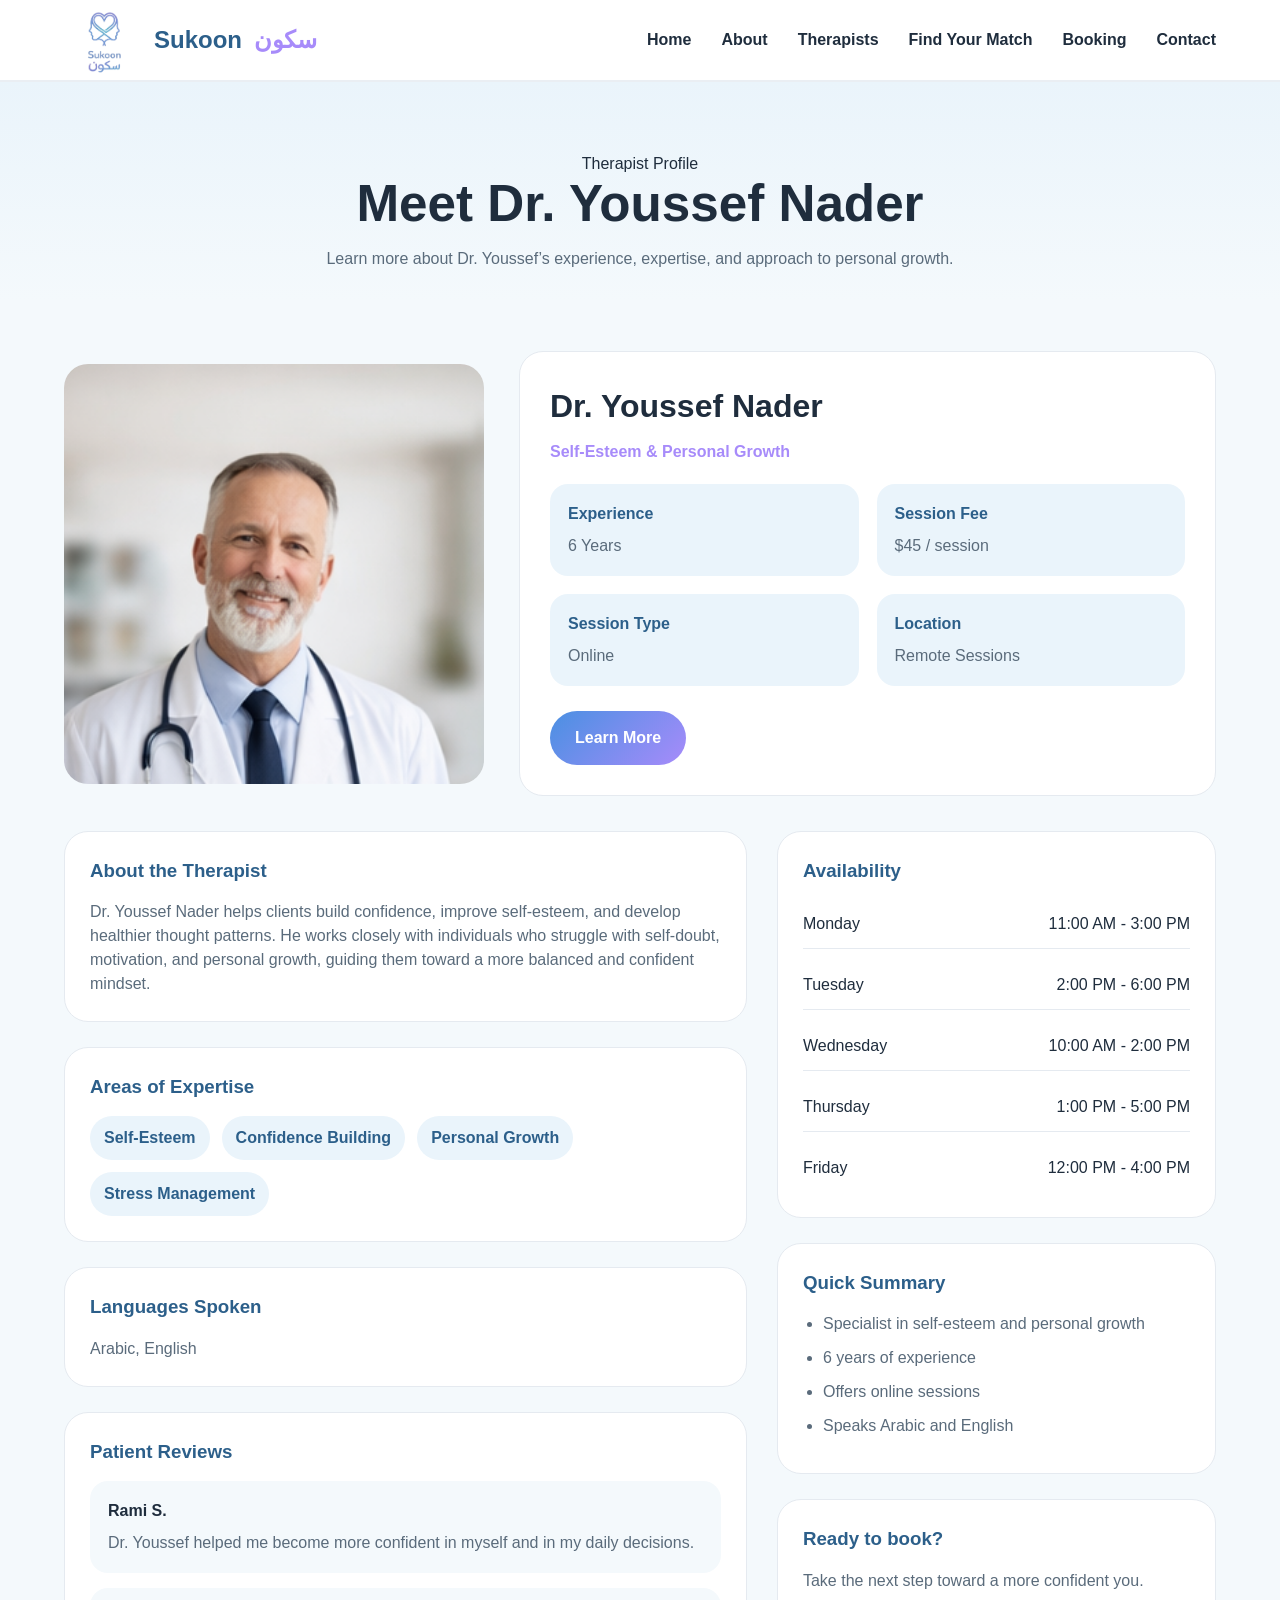
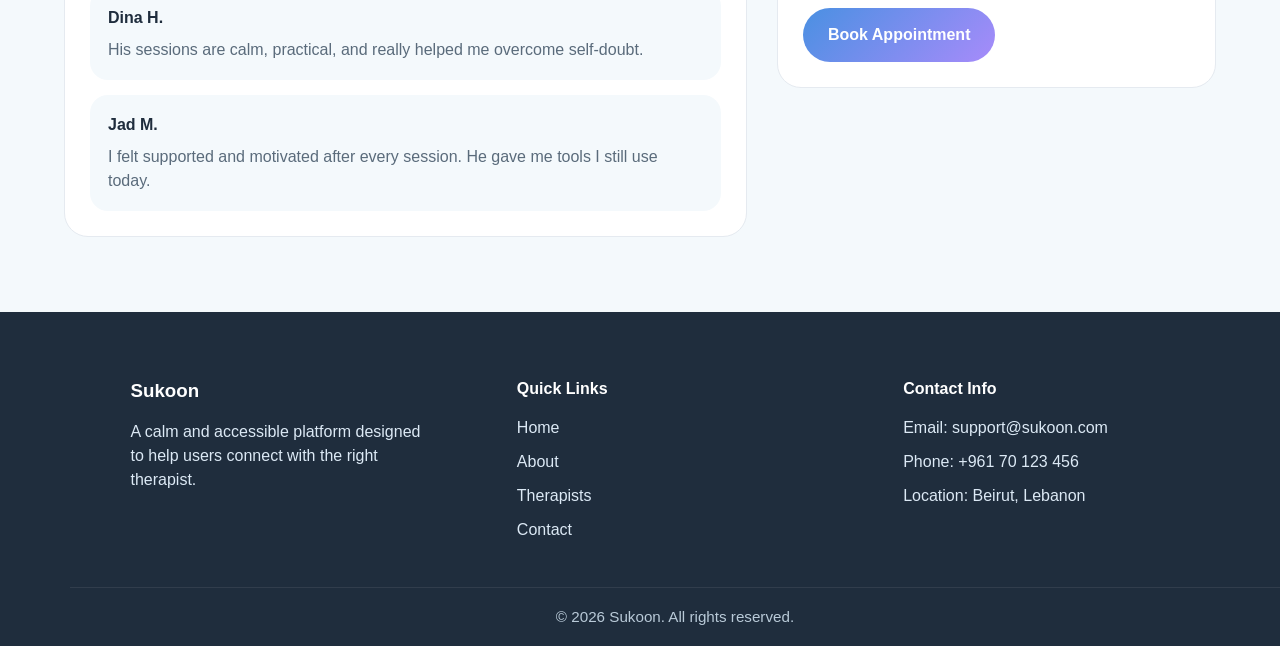
<file: dryoussef_profile.html>
<!DOCTYPE html>
<html lang="en">
<head>
  <meta charset="UTF-8">
  <meta name="viewport" content="width=device-width, initial-scale=1.0">
  <title>Dr. Youssef Nader | Sukoon سكون</title>
  <link rel="stylesheet" href="css_folder/style.css">
  <link rel="stylesheet" href="css_folder/profile.css">
</head>
<body>

   <header class="navbar">
        <div class="container nav-container">


            <div class="logo">
                <img src="images/logo.png" alt="Sukoon Logo" class="logo-img">
                <span class="logo-text">Sukoon <span class="arabic">سكون</span></span>
            </div>


            <nav class="nav-links" id="navLinks">
                <a href="index.html">Home</a>
                <a href="aboutus.html">About</a>
                <a href="therapists.html">Therapists</a>
                <a href="findyourtherapist.html">Find Your Match</a>
                <a href="booking.html">Booking</a>
                <a href="contactus.html">Contact</a>
            </nav>

            <button class="menu-toggle" id="menuToggle">
                <img src="images/hamburger_icon.png" alt="Click here">
            </button>

        </div>
    </header>

<section class="profile-heading">
  <div class="container">
    <span class="section-tag">Therapist Profile</span>
    <h1>Meet Dr. Youssef Nader</h1>
    <p>Learn more about Dr. Youssef’s experience, expertise, and approach to personal growth.</p>
  </div>
</section>

<section class="profile-main section-padding">
  <div class="container">

    <div class="profile-top">
      <div class="profile-image">
        <img src="images/dr_youssef.png" alt="Dr Youssef">
      </div>

      <div class="profile-basic-info">
        <h2>Dr. Youssef Nader</h2>
        <p class="profile-specialty">Self-Esteem & Personal Growth</p>

        <div class="profile-details">
          <div class="profile-detail-card">
            <h4>Experience</h4>
            <p>6 Years</p>
          </div>

          <div class="profile-detail-card">
            <h4>Session Fee</h4>
            <p>$45 / session</p>
          </div>

          <div class="profile-detail-card">
            <h4>Session Type</h4>
            <p>Online</p>
          </div>

          <div class="profile-detail-card">
            <h4>Location</h4>
            <p>Remote Sessions</p>
          </div>
        </div>

        <a href="#learn-more" class="btn btn-primary">Learn More</a>
      </div>
    </div>

    <div class="profile-content-grid">

      <div class="profile-left">

        <div id="learn-more" class="profile-section-card">
          <h3>About the Therapist</h3>
          <p>
            Dr. Youssef Nader helps clients build confidence, improve self-esteem, and develop healthier thought patterns.
            He works closely with individuals who struggle with self-doubt, motivation, and personal growth, guiding them
            toward a more balanced and confident mindset.
          </p>
        </div>

        <div class="profile-section-card">
          <h3>Areas of Expertise</h3>
          <div class="expertise-list">
            <span>Self-Esteem</span>
            <span>Confidence Building</span>
            <span>Personal Growth</span>
            <span>Stress Management</span>
          </div>
        </div>

        <div class="profile-section-card">
          <h3>Languages Spoken</h3>
          <p>Arabic, English</p>
        </div>

        <div class="profile-section-card">
          <h3>Patient Reviews</h3>

          <div class="review-card">
            <h4>Rami S.</h4>
            <p>
              Dr. Youssef helped me become more confident in myself and in my daily decisions.
            </p>
          </div>

          <div class="review-card">
            <h4>Dina H.</h4>
            <p>
              His sessions are calm, practical, and really helped me overcome self-doubt.
            </p>
          </div>

          <div class="review-card">
            <h4>Jad M.</h4>
            <p>
              I felt supported and motivated after every session. He gave me tools I still use today.
            </p>
          </div>

        </div>

      </div>

      <div class="profile-right">

        <div class="profile-section-card">
          <h3>Availability</h3>
          <div class="availability-list">
            <div class="availability-row">
              <span>Monday</span>
              <span>11:00 AM - 3:00 PM</span>
            </div>
            <div class="availability-row">
              <span>Tuesday</span>
              <span>2:00 PM - 6:00 PM</span>
            </div>
            <div class="availability-row">
              <span>Wednesday</span>
              <span>10:00 AM - 2:00 PM</span>
            </div>
            <div class="availability-row">
              <span>Thursday</span>
              <span>1:00 PM - 5:00 PM</span>
            </div>
            <div class="availability-row">
              <span>Friday</span>
              <span>12:00 PM - 4:00 PM</span>
            </div>
          </div>
        </div>

        <div class="profile-section-card">
          <h3>Quick Summary</h3>
          <ul class="profile-summary-list">
            <li>Specialist in self-esteem and personal growth</li>
            <li>6 years of experience</li>
            <li>Offers online sessions</li>
            <li>Speaks Arabic and English</li>
          </ul>
        </div>

        <div class="profile-section-card">
          <h3>Ready to book?</h3>
          <p>Take the next step toward a more confident you.</p>
          <a href="booking.html" class="btn btn-primary profile-book-btn">Book Appointment</a>
        </div>

      </div>

    </div>

  </div>
</section>

<footer class="footer">
  <div class="container footer-grid">
    <div class="footer-col">
      <h3>Sukoon</h3>
      <p>A calm and accessible platform designed to help users connect with the right therapist.</p>
    </div>

    <div class="footer-col">
      <h4>Quick Links</h4>
      <a href="index.html">Home</a>
      <a href="aboutus.html">About</a>
      <a href="therapists.html">Therapists</a>
      <a href="contactus.html">Contact</a>
    </div>

    <div class="footer-col">
      <h4>Contact Info</h4>
      <p>Email: support@sukoon.com</p>
      <p>Phone: +961 70 123 456</p>
      <p>Location: Beirut, Lebanon</p>
    </div>
  </div>

  <div class="footer-bottom">
    <p>© 2026 Sukoon. All rights reserved.</p>
  </div>
</footer>

<script src="javascript_folder/main.js"></script>

</body>
</html>
</file>
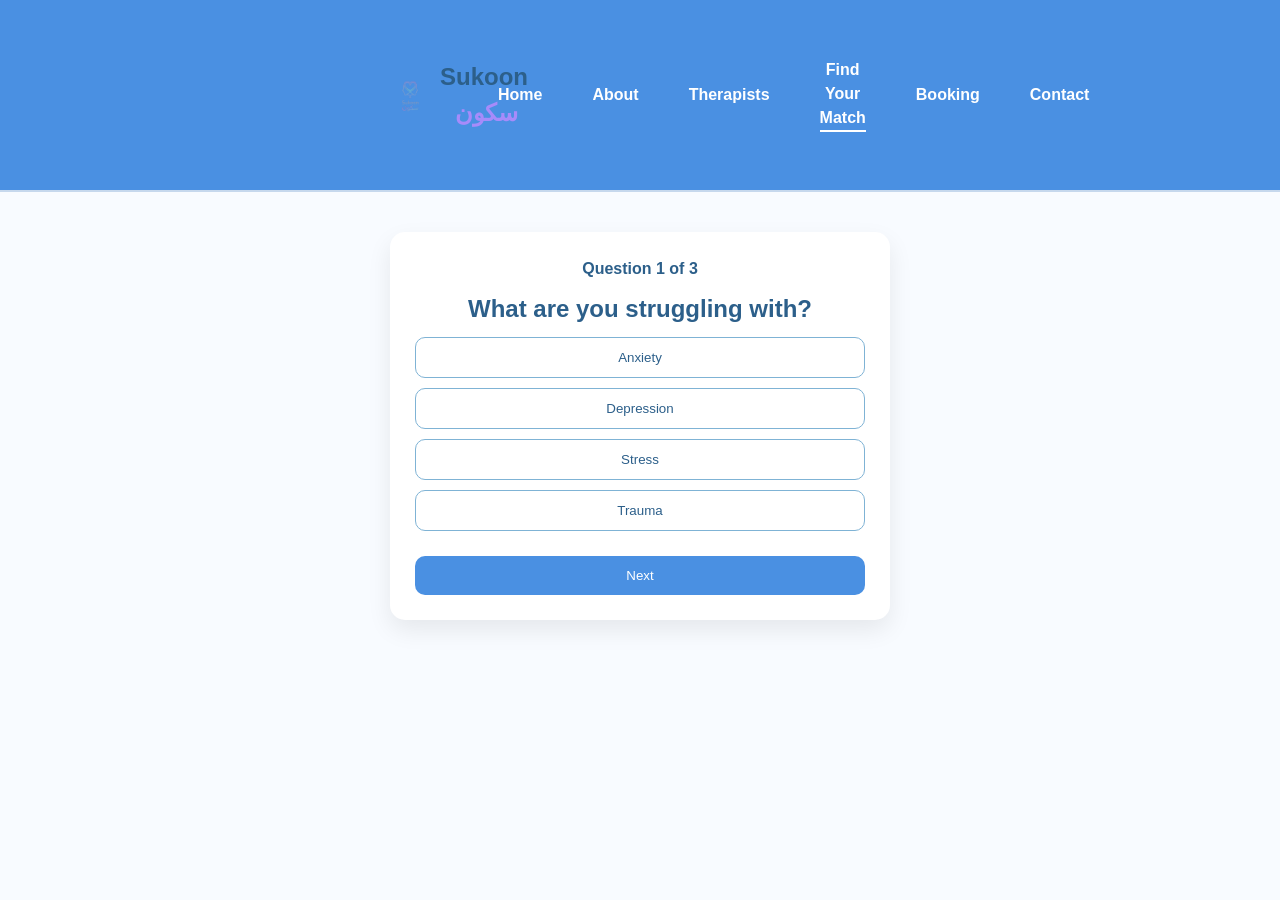
<file: findyourtherapist.html>
<!DOCTYPE html>
<html lang="en">
<head>
<meta charset="UTF-8">
<meta name="viewport" content="width=device-width, initial-scale=1.0">
<title>Find Your Match | Sukoon</title>
<link rel="stylesheet" href="css_folder/style.css">
<link rel="stylesheet" href="css_folder/findyourthrapist.css">
<script src="javascript_folder/main.js"></script>
<script src="javascript_folder/findyourtherapist.js" defer></script>
</head>

<body>

<header class="navbar">
  <div class="container nav-container">

    <div class="logo">
      <img src="images/logo.png" class="logo-img">
      <span class="logo-text">Sukoon <span class="arabic">سكون</span></span>
    </div>

    <nav class="nav-links">
      <a href="index.html">Home</a>
      <a href="aboutus.html">About</a>
      <a href="therapists.html">Therapists</a>
      <a href="findmatch.html" class="active">Find Your Match</a>
      <a href="booking.html">Booking</a>
      <a href="contact.html">Contact</a>
    </nav>

  </div>
</header>


<section class="container">

  <div class="quiz-card">

    <div id="progress">Question 1 of 3</div>

    <h2 id="question"></h2>

    <div id="options"></div>

    <button id="nextBtn">Next</button>

  </div>

  <div id="resultBox" style="display:none;">
    <h2>Your Top Matches</h2>
    <div id="result"></div>
  </div>

</section>

</body>
</html>
</file>
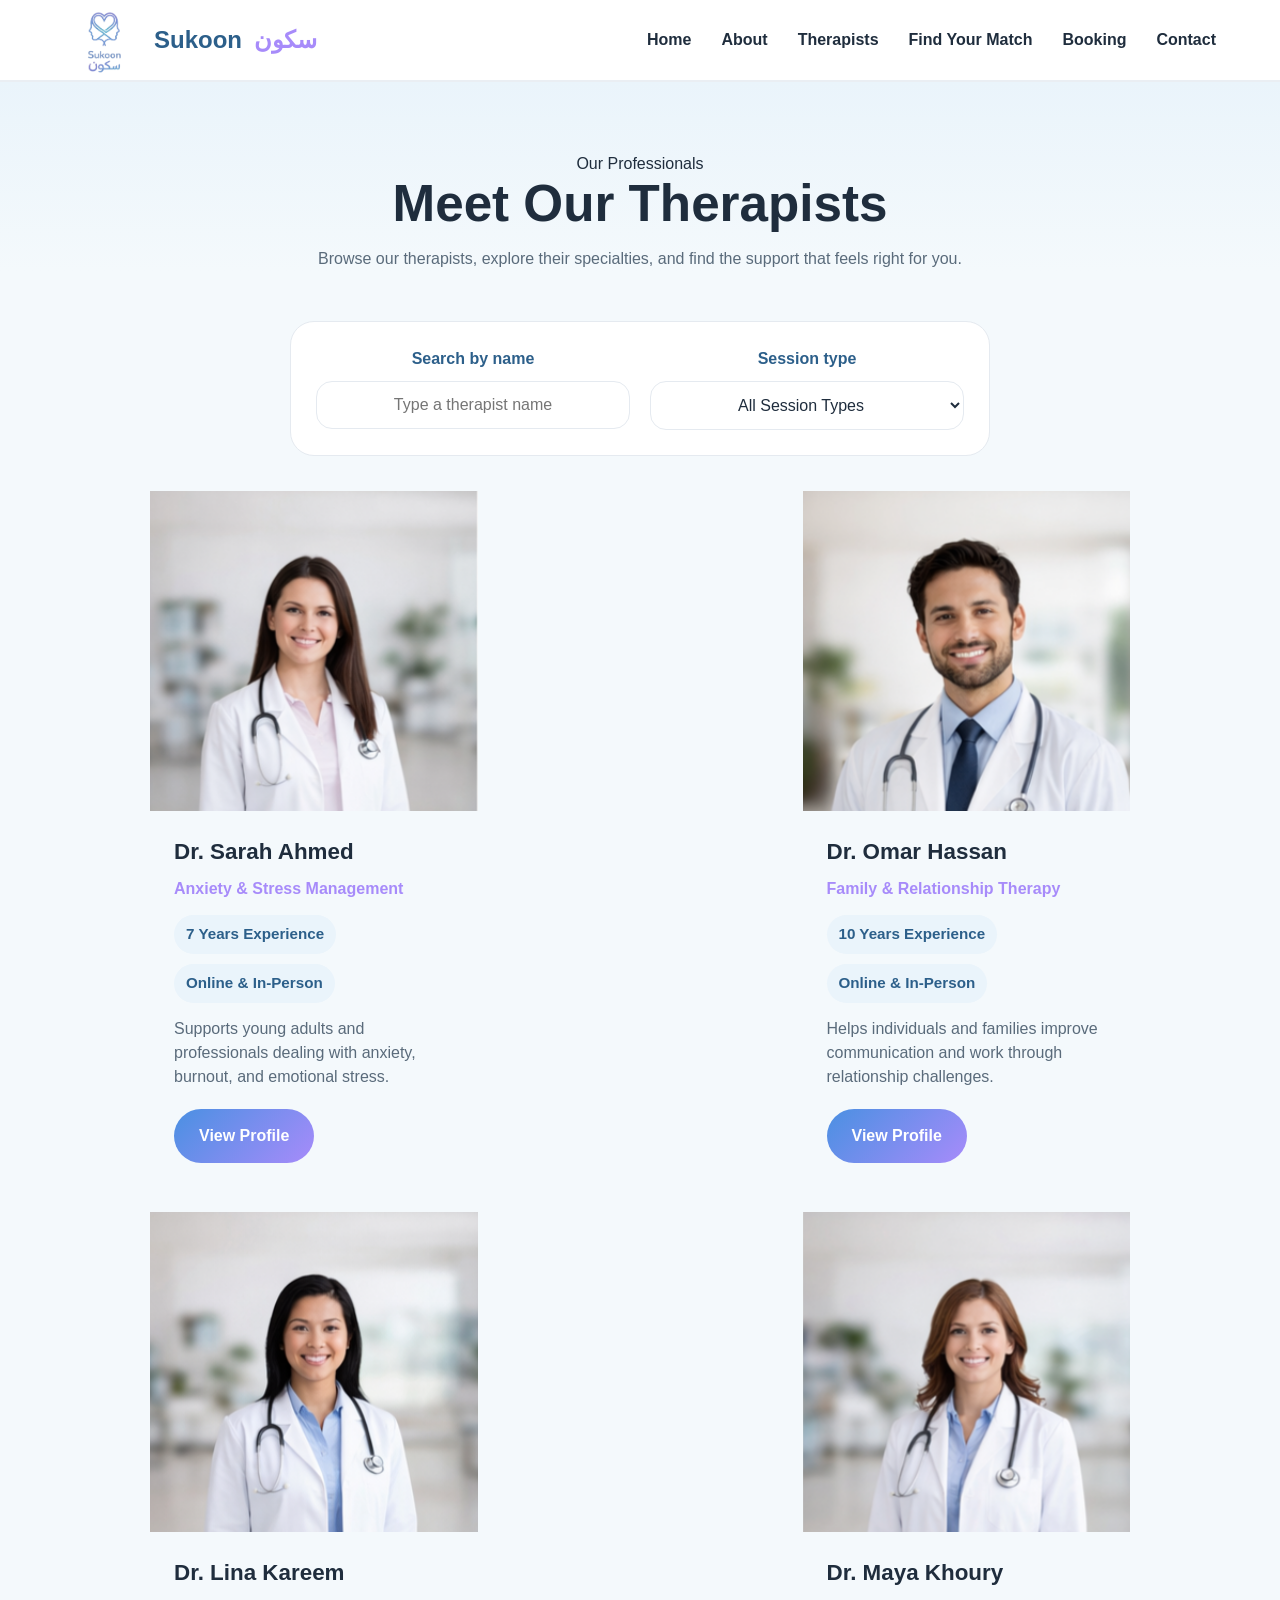
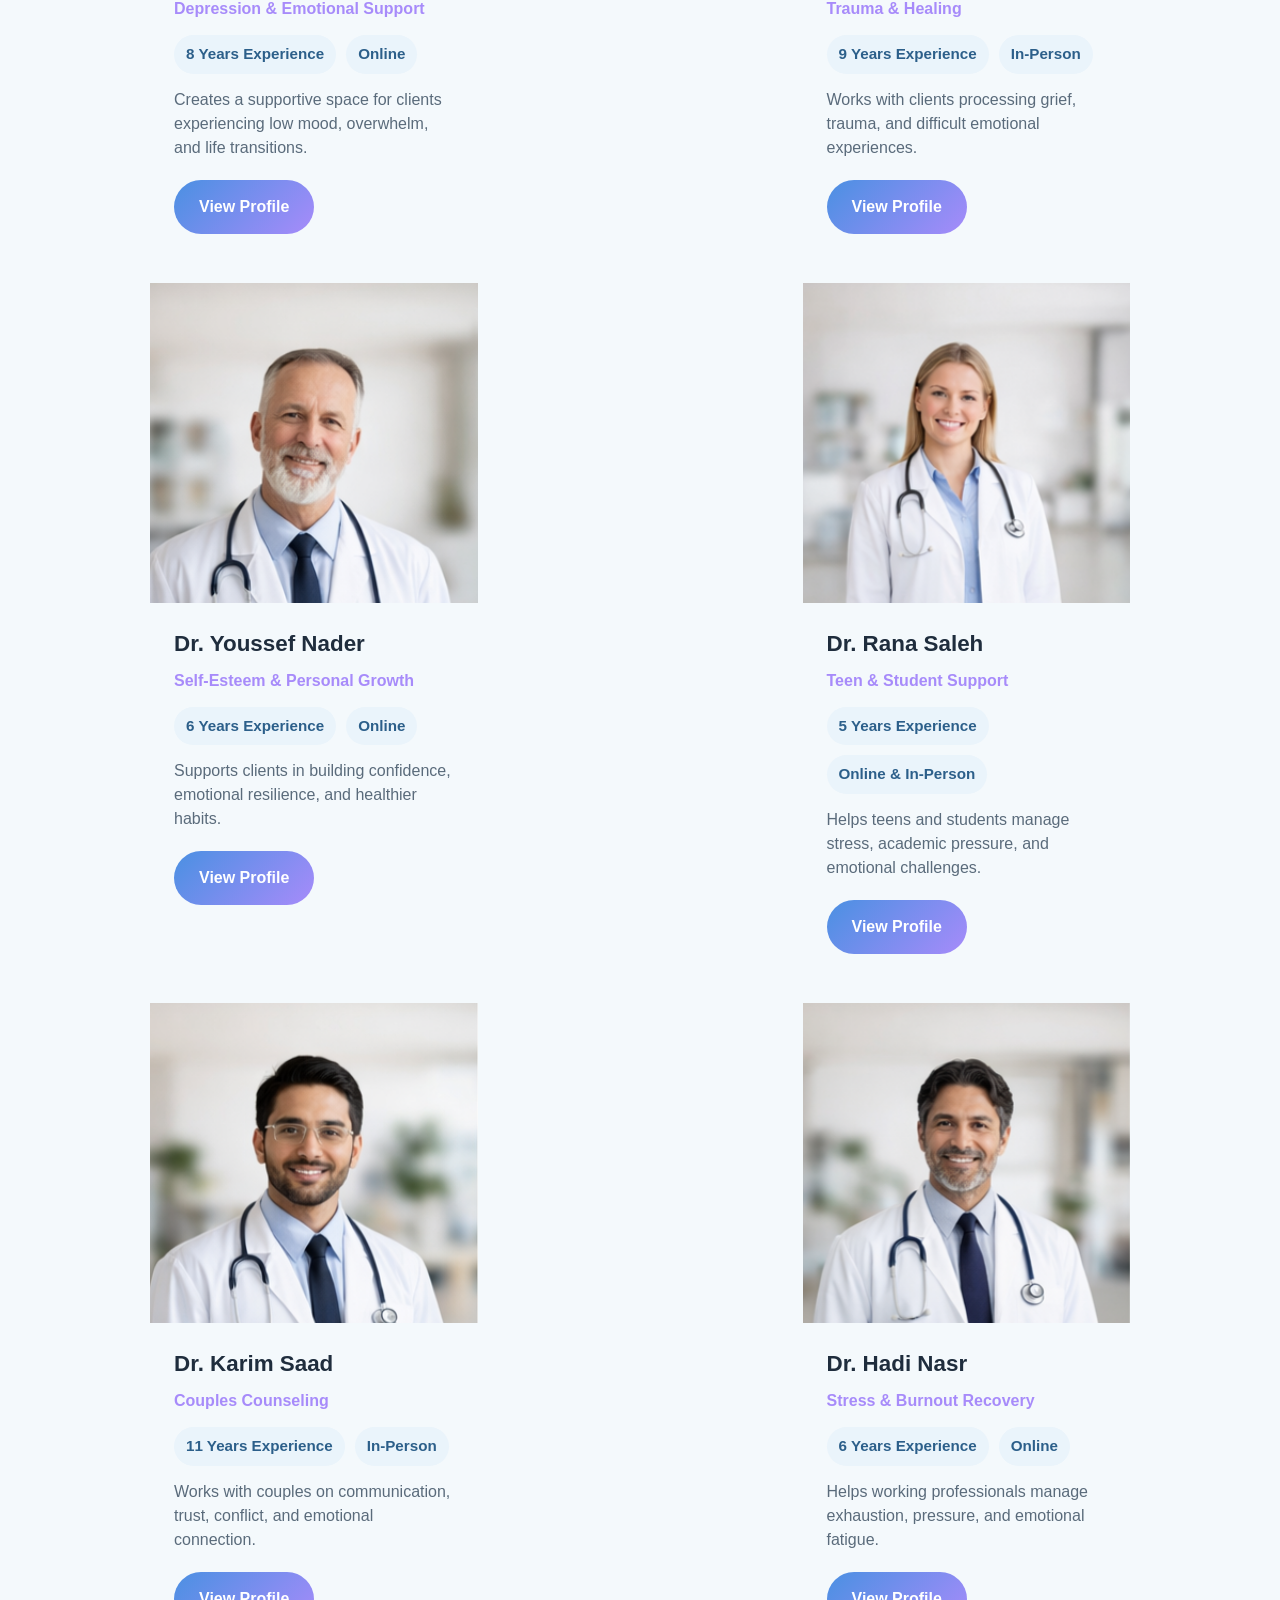
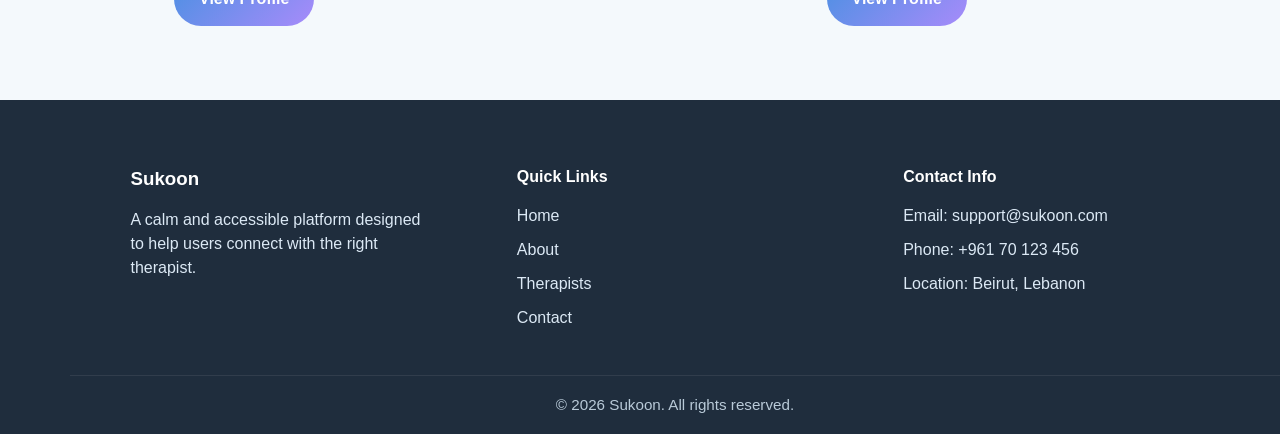
<file: therapists.html>
<!DOCTYPE html>
<html lang="en">

<head>
    <meta charset="UTF-8">
    <meta name="viewport" content="width=device-width, initial-scale=1.0">
    <title>Therapists | Sukoon سكون</title>
    <link rel="stylesheet" href="css_folder/style.css">
    <link rel="stylesheet" href="css_folder/therapists.css">
     <script src="javascript_folder/main.js" defer></script>
    <script src="javascript_folder/therapists.js" defer></script>
</head>

<body>
    <header class="navbar">
        <div class="container nav-container">


            <div class="logo">
                <img src="images/logo.png" alt="Sukoon Logo" class="logo-img">
                <span class="logo-text">Sukoon <span class="arabic">سكون</span></span>
            </div>


            <nav class="nav-links" id="navLinks">
                <a href="index.html">Home</a>
                <a href="aboutus.html">About</a>
                <a href="therapists.html">Therapists</a>
                <a href="findyourtherapist.html">Find Your Match</a>
                <a href="booking.html">Booking</a>
                <a href="contactus.html">Contact</a>
            </nav>

            <button class="menu-toggle" id="menuToggle">
                <img src="images/hamburger_icon.png" alt="Click here">
            </button>

        </div>
    </header>

    <section class="therapists-page-heading">
        <div class="container">
            <span class="section-tag">Our Professionals</span>
            <h1>Meet Our Therapists</h1>
            <p>
                Browse our therapists, explore their specialties, and find the support
                that feels right for you.
            </p>
        </div>
    </section>

    <section class="therapists-page section-padding">
        <div class="container">
            <div class="filter-box">
                <div class="filter-group">
                    <label for="searchName">Search by name</label>
                    <input type="text" id="searchName" placeholder="Type a therapist name">
                </div>

                <div class="filter-group">
                    <label for="sessionFilter">Session type</label>
                    <select id="sessionFilter">
                        <option value="all">All Session Types</option>
                        <option value="online">Online</option>
                        <option value="in-person">In-Person</option>
                        <option value="both">Online & In-Person</option>
                    </select>
                </div>
            </div>
        </div>

    <div class="therapists-list" id="therapistsList">
  <div class="therapist-page-card" data-name="sarah ahmed" data-session="both">
    <div class="therapist-page-image therapist-page-img-1"></div>
    <div class="therapist-page-info">
      <h3>Dr. Sarah Ahmed</h3>
      <p class="therapist-page-specialty">Anxiety & Stress Management</p>
      <div class="therapist-page-meta">
        <span>7 Years Experience</span>
        <span>Online & In-Person</span>
      </div>
      <p class="therapist-page-description">
        Supports young adults and professionals dealing with anxiety, burnout, and emotional stress.
      </p>
      <a href="drsara_profile.html" class="btn btn-primary">View Profile</a>
    </div>
  </div>

  <div class="therapist-page-card" data-name="omar hassan" data-session="both">
    <div class="therapist-page-image therapist-page-img-2"></div>
    <div class="therapist-page-info">
      <h3>Dr. Omar Hassan</h3>
      <p class="therapist-page-specialty">Family & Relationship Therapy</p>
      <div class="therapist-page-meta">
        <span>10 Years Experience</span>
        <span>Online & In-Person</span>
      </div>
      <p class="therapist-page-description">
        Helps individuals and families improve communication and work through relationship challenges.
      </p>
      <a href="dromar_profile.html" class="btn btn-primary">View Profile</a>
    </div>
  </div>

  <div class="therapist-page-card" data-name="lina kareem" data-session="online">
    <div class="therapist-page-image therapist-page-img-3"></div>
    <div class="therapist-page-info">
      <h3>Dr. Lina Kareem</h3>
      <p class="therapist-page-specialty">Depression & Emotional Support</p>
      <div class="therapist-page-meta">
        <span>8 Years Experience</span>
        <span>Online</span>
      </div>
      <p class="therapist-page-description">
        Creates a supportive space for clients experiencing low mood, overwhelm, and life transitions.
      </p>
      <a href="drlina_profile.html" class="btn btn-primary">View Profile</a>
    </div>
  </div>

  <div class="therapist-page-card" data-name="maya khoury" data-session="in-person">
    <div class="therapist-page-image therapist-page-img-4"></div>
    <div class="therapist-page-info">
      <h3>Dr. Maya Khoury</h3>
      <p class="therapist-page-specialty">Trauma & Healing</p>
      <div class="therapist-page-meta">
        <span>9 Years Experience</span>
        <span>In-Person</span>
      </div>
      <p class="therapist-page-description">
        Works with clients processing grief, trauma, and difficult emotional experiences.
      </p>
      <a href="drmaya_profile.html" class="btn btn-primary">View Profile</a>
    </div>
  </div>

  <div class="therapist-page-card" data-name="youssef nader" data-session="online">
    <div class="therapist-page-image therapist-page-img-5"></div>
    <div class="therapist-page-info">
      <h3>Dr. Youssef Nader</h3>
      <p class="therapist-page-specialty">Self-Esteem & Personal Growth</p>
      <div class="therapist-page-meta">
        <span>6 Years Experience</span>
        <span>Online</span>
      </div>
      <p class="therapist-page-description">
        Supports clients in building confidence, emotional resilience, and healthier habits.
      </p>
      <a href="dryoussef_profile.html" class="btn btn-primary">View Profile</a>
    </div>
  </div>

  <div class="therapist-page-card" data-name="rana saleh" data-session="both">
    <div class="therapist-page-image therapist-page-img-6"></div>
    <div class="therapist-page-info">
      <h3>Dr. Rana Saleh</h3>
      <p class="therapist-page-specialty">Teen & Student Support</p>
      <div class="therapist-page-meta">
        <span>5 Years Experience</span>
        <span>Online & In-Person</span>
      </div>
      <p class="therapist-page-description">
        Helps teens and students manage stress, academic pressure, and emotional challenges.
      </p>
      <a href="drrana_profile.html" class="btn btn-primary">View Profile</a>
    </div>
  </div>



  <div class="therapist-page-card" data-name="karim saad" data-session="in-person">
    <div class="therapist-page-image therapist-page-img-8"></div>
    <div class="therapist-page-info">
      <h3>Dr. Karim Saad</h3>
      <p class="therapist-page-specialty">Couples Counseling</p>
      <div class="therapist-page-meta">
        <span>11 Years Experience</span>
        <span>In-Person</span>
      </div>
      <p class="therapist-page-description">
        Works with couples on communication, trust, conflict, and emotional connection.
      </p>
      <a href="drkarim_profile.html" class="btn btn-primary">View Profile</a>
    </div>
  </div>

 

  <div class="therapist-page-card" data-name="hadi nasr" data-session="online">
    <div class="therapist-page-image therapist-page-img-10"></div>
    <div class="therapist-page-info">
      <h3>Dr. Hadi Nasr</h3>
      <p class="therapist-page-specialty">Stress & Burnout Recovery</p>
      <div class="therapist-page-meta">
        <span>6 Years Experience</span>
        <span>Online</span>
      </div>
      <p class="therapist-page-description">
        Helps working professionals manage exhaustion, pressure, and emotional fatigue.
      </p>
      <a href="drhadi_profile.html" class="btn btn-primary">View Profile</a>
    </div>
  </div>

 


        <p class="no-results" id="noResults">No therapists match your search.</p>
        </div>
    </section>

 <footer class="footer">
    <div class="container footer-grid">
      <div class="footer-col">
        <h3>Sukoon</h3>
        <p>
          A calm and accessible platform designed to help users connect with the
          right therapist.
        </p>
      </div>

      <div class="footer-col">
        <h4>Quick Links</h4>
        <a href="index.html">Home</a>
        <a href="aboutus.html">About</a>
        <a href="therapists.html">Therapists</a>
        <a href="contactus.html">Contact</a>
      </div>

      <div class="footer-col">
        <h4>Contact Info</h4>
        <p>Email: support@sukoon.com</p>
        <p>Phone: +961 70 123 456</p>
        <p>Location: Beirut, Lebanon</p>
      </div>
    </div>

    <div class="footer-bottom">
      <p>&copy; 2026 Sukoon. All rights reserved.</p>
    </div>
  </footer>

   
</body>

</html>
</file>
<file: css_folder/home.css>
.hero {
    min-height: 100vh;
    display: flex;
    align-items: center;
    padding: 30px;
    background: url("../images/hero_background.png") no-repeat center right/cover;
    position: relative;
}

.hero-content {
    width: 100%;
}

.hero-text {
    max-width: 550px;
    padding-left: 15px;
}

.hero-subtitle {
    color: var(--soft-blue);
    font-weight: 700;
    margin-bottom: 12px;
}

.hero-text h1 {
    font-size: clamp(2.5rem, 5vw, 4rem);
    margin-bottom: 20px;
    line-height: 1.1;
}

.hero-description {
    color: var(--text-medium);
    margin-bottom: 30px;
}

.hero-buttons {
    display: flex;
    gap: 15px;
    flex-wrap: wrap;
}

.btn {
    display: inline-flex;
    align-items: center;
    justify-content: center;
    padding: 15px 25px;
    border-radius: 1000px;
    font-weight: 700;
    transition: var(--transition);
    border: none;
    cursor: pointer;
}

.btn-primary {
    background: var(--gradient-primary);
    color: var(--white);
}

.btn-primary:hover {
    transform: translateY(-2px);
}

.btn-secondary {
    background: var(--white);
    color: var(--deep-blue);
    border: 1px solid var(--border-light);
}

.btn-secondary:hover {
    background: var(--bg-section);
}

.btn-light {
    background: var(--white);
    color: var(--deep-blue);
}

.btn-outline-light {
    background: transparent;
    color: var(--white);
    border: 1px solid rgba(255, 255, 255, 0.7);
}

.btn-outline-light:hover {
    background: rgba(255, 255, 255, 0.12);
}


.section-heading {
    margin-bottom: 25px;
}

.section-heading.center {
    text-align: center;
    max-width: 700px;
    margin: 0 auto 40px;
}

.section-tag {
    display: inline-block;
    padding: 7px 14px;
    border-radius: 999px;
    background: rgba(74, 144, 226, 0.1);
    color: var(--primary-blue);
    font-weight: 700;
    font-size: 1rem;
    margin-bottom: 14px;
}

.section-tag.light {
    background: rgba(255, 255, 255, 0.18);
    color: var(--white);
}

.section-heading h2 {
    font-size: clamp(2rem, 4vw, 2.8rem);
    line-height: 1.1;
    margin-bottom: 10px;
}

.section-heading p,
.intro-content p {
    color: var(--text-medium);
}

.intro {
    background: var(--white);
}

.intro-content {
    max-width: 850px;
    text-align: center;
}

.therapists {
    background: var(--bg-main);
}

.therapist-grid {
    display: grid;
    grid-template-columns: repeat(3, 1fr);
    gap: 25px;
}

.therapist-card {
    background: var(--card-bg);
    border-radius: var(--radius-lg);
    overflow: hidden;
    border: 1px solid var(--border-light);
    transition: var(--transition);
}

.therapist-card:hover {
    transform: translateY(-8px);
}

.therapist-image {
    height: 330px;
    background-size: cover;
    background-position: center;
    position: relative;
}

.therapist-img-1 {
    background: url("../images/dr_sara.png") no-repeat center/cover;
}

.therapist-img-2 {
    background: url("../images/dr_omar.png") no-repeat center/cover;
}

.therapist-img-3 {
    background: url("../images/dr_lina.png") no-repeat center/cover;
}

.therapist-info {
    padding: 24px;
}

.therapist-info h3 {
    margin-bottom: 8px;
}

.specialty {
    display: inline-block;
    margin-bottom: 12px;
    color: var(--lavender);
    font-weight: 700;
}

.therapist-info p {
    color: var(--text-medium);
    margin-bottom: 16px;
}

.card-link {
    color: var(--primary-blue);
    font-weight: 700;
}

.card-link:hover {
    color: var(--deep-blue);
}

.why-choose-us {
    background: var(--bg-section);
}

.features-grid {
    display: grid;
    grid-template-columns: repeat(4, 1fr);
    gap: 22px;
}

.feature-card {
    background: var(--white);
    padding: 28px 22px;
    border-radius: var(--radius-md);
}

.feature-card:hover {
    transform: translateY(-6px);
}

.feature-icon {
    width: 62px;
    height: 62px;
    border-radius: 50%;
    background: var(--gradient-primary);
    color: var(--white);
    display: flex;
    align-items: center;
    justify-content: center;
    margin-bottom: 18px;
}

.feature-card h3 {
    margin-bottom: 10px;
    color: var(--deep-blue);
}

.feature-card p {
    color: var(--text-medium);
}

.cta {
    background: linear-gradient(135deg, #2c5f8a, #4a90e2, #8b7fd9);
    color: var(--white);
}

.cta-content {
    display: flex;
    justify-content: space-between;
    align-items: center;
    gap: 30px;
}

.cta-content h2 {
    margin-bottom: 12px;
}

.cta-content p {
    max-width: 620px;
    opacity: 1;
}

.cta-buttons {
    display: flex;
    flex-wrap: wrap;
    gap: 14px;
}

@media (max-width: 992px) {

    .hero-content,
    .cta-content {
        grid-template-columns: 1fr;
        display: grid;
    }

    .hero-text {
        text-align: center;
        margin: 0 auto;
    }

    .hero-description,
    .hero-text h1 {
        margin-left: auto;
        margin-right: auto;
    }

    .hero-buttons {
        justify-content: center;
    }

    .therapist-grid {
        grid-template-columns: repeat(2, 1fr);
    }

    .features-grid {
        grid-template-columns: repeat(2, 1fr);
    }

    .footer-grid {
        grid-template-columns: 1fr 1fr;
    }
}

@media (max-width: 768px) {

  .hero {
    width: 100%;
    min-height: 100vh;
    padding: 60px 20px;
background: url("../images/heromedium.png") no-repeat center/cover ;
    
    background-size: cover;
  }
    .hero-text {
        max-width: 100%;
        padding-left: 0;
        text-align: center;
    }

    .hero-buttons {
        justify-content: center;
    }


    .therapist-grid,
    .features-grid,
    .footer-grid {
        grid-template-columns: 1fr;
    }

    .section-padding {
        padding: 70px 0;
    }
  

}


@media (max-width: 480px) {
    .hero-text h1 {
        font-size: 2.2rem;
    }

    .btn {
        width: 100%;
    }

    .hero-buttons,
    .cta-buttons {
        flex-direction: column;
    }

    .container {
        width: 92%;
    }
      .hero{
background: url("../images/herosmall.png")no-repeat center/cover;
    }
}
</file>
<file: css_folder/style.css>
:root {
    --primary-blue: #4a90e2;
    --soft-blue: #7fb3d5;
    --deep-blue: #2c5f8a;
    --lavender: #a78bfa;
    --teal: #5ec6b3;

    --bg-main: #f4f9fc;
    --bg-section: #eaf4fb;
    --bg-soft: #dfeef8;
    --card-bg: #ffffff;

    --text-dark: #1f2d3d;
    --text-medium: #5a6b7b;
    --border-light: #e5eaf0;
    --white: #ffffff;

    --gradient-primary: linear-gradient(135deg, #4a90e2, #a78bfa);
    --gradient-soft: linear-gradient(135deg, #eef7fc, #dceef9);

    --radius-lg: 24px;
    --radius-md: 18px;
    --radius-sm: 12px;
    --transition: 0.3s ease;
}

* {
    margin: 0;
    padding: 0;
    box-sizing: border-box;
}

body {
    font-family: Arial, Helvetica, sans-serif;
    background-color: var(--bg-main);
    color: var(--text-dark);
    line-height: 1.5;
}

a {
    text-decoration: none;
}

img {
    max-width: 100%;
    display: block;
}

.container {
    width: 90%;
    margin: 0 auto;
}

.section-padding {
    padding: 50px 0;
}

.navbar {
    position: sticky;
    top: 0;
    z-index: 1000;
    background: rgba(255, 255, 255, 0.92);
    border-bottom: 2px solid rgba(229, 234, 240, 0.8);
}

.nav-container {
    display: flex;
    align-items: center;
    justify-content: space-between;
    min-height: 80px;
}

.logo a {
    font-weight: 800;
    color: var(--deep-blue);
}

.nav-links {
    display: flex;
    align-items: center;
    gap: 30px;
}

.nav-links a {
    color: var(--text-dark);
    font-weight: 600;
    transition: var(--transition);
}

.nav-links a:hover {
    color: var(--primary-blue);
}

.nav-actions {
    display: flex;
    align-items: center;
    gap: 15px;
}

.menu-toggle {
    display: none;
    border: none;
    background: none;
    color: var(--deep-blue);
    cursor: pointer;
}


.footer {
    background: var(--text-dark);
    color: #dce9f5;
    padding-top: 65px;
    padding-left: 70px;
}

.footer-grid {
    display: grid;
    grid-template-columns: 1fr 1fr 1fr;
    
    gap: 70px;
    padding-bottom: 35px;
}

.footer-col h3,
.footer-col h4 {
    color: var(--white);
    margin-bottom: 15px;
    
}

.footer-col p,
.footer-col a {
    color: #dce9f5;
    margin-bottom: 10px;
    display: block;
    max-width: 300px;
}

.footer-col a:hover {
    color: var(--lavender);
}

.footer-bottom {
    border-top: 1px solid rgba(255, 255, 255, 0.08);
    text-align: center;
    padding: 18px 0;
    font-size: 0.95rem;
    color: #b9cad8;
}

@media (max-width: 768px) {
    .menu-toggle {
        display: block;
        width: 50px;
    }

    .nav-links {
        position: absolute;
        top: 80px;
        right: 5%;
        width: 220px;
        background: var(--white);
        flex-direction: column;
        align-items: flex-start;
        padding: 20px;
        border-radius: 18px;
        opacity: 0;
        pointer-events: none;
        transform: translateY(-10px);
    }

    .nav-links.active {
        opacity: 1;
        pointer-events: auto;
        transform: translateY(0);
    }

    .nav-actions .btn {
        display: none;
    }
      .footer-grid {
    grid-template-columns: 1fr;
    gap: 30px;
  }

  .footer {
    padding-top: 50px;
  }

  .footer-col p,
  .footer-col a {
    word-break: break-word;
  }
}

.logo {
    display: flex;
    align-items: center;
    gap: 10px;
}

.logo-img {
    width: 80px;
    height: auto;
}

.logo-text {
    font-size: 1.5rem;
    font-weight: 800;
    color: var(--deep-blue);
}

.arabic {
    font-weight: 700;
    color: var(--lavender);
    margin-left: 5px;
}
.btn {
  display: inline-flex;
  align-items: center;
  justify-content: center;
  padding: 15px 25px;
  border-radius: 1000px;
  font-weight: 700;
  transition: var(--transition);
  border: none;
  cursor: pointer;
}

.btn-primary {
  background: var(--gradient-primary);
  color: var(--white);

}

.btn-primary:hover {
  transform: translateY(-2px);
}

.btn-secondary {
  background: var(--white);
  color: var(--deep-blue);
  border: 1px solid var(--border-light);
}

.btn-secondary:hover {
  background: var(--bg-section);
}

.btn-light {
  background: var(--white);
  color: var(--deep-blue);
}

.btn-outline-light {
  background: transparent;
  color: var(--white);
  border: 1px solid rgba(255, 255, 255, 0.7);
}

.btn-outline-light:hover {
  background: rgba(255, 255, 255, 0.12);
}
</file>
<file: css_folder/aboutus.css>
body {
    background: linear-gradient(180deg, #f7fbff 0%, #eef5fb 100%);
    color: #2E3A3F;
    font-family: 'Inter', sans-serif;
}

.container {
    position: relative;
    z-index: 2;
}

section {
    position: relative;
    overflow: hidden;
}

.page-banner {
 background: linear-gradient(90deg, #485d92, #4FB3BF);
    color: white;
    text-align: center;
    padding: 85px 20px;
}

.page-banner h1 {
    font-size: 42px;
    margin-bottom: 14px;
    letter-spacing: 0.4px;
}

.page-banner p {
    margin: 0 auto;
    color: #F8FAFB;
    font-size: 16px;
    line-height: 1.8;
    max-width: 760px;
}


.about-section {
    padding: 90px 0;
}

.about-showcase {
    display: grid;
    grid-template-columns: 360px 1fr;
    gap: 28px;
    align-items: stretch;
}

.about-tabs {
    display: flex;
    flex-direction: column;
    gap: 16px;
}

.about-tab {
    width: 100%;
    text-align: left;
    display: flex;
    gap: 16px;
    align-items: flex-start;
    padding: 22px 20px;
    border-radius: 20px;
    border: 1px solid rgba(62, 105, 133, 0.15);
    background: rgba(255, 255, 255, 0.9);
    box-shadow: 0 12px 28px rgba(13, 39, 61, 0.06);
    cursor: pointer;
    transition: all 0.35s ease;
}

.about-tab:hover {
    transform: translateY(-4px);
    border-color: rgba(62, 105, 133, 0.3);
    box-shadow: 0 18px 32px rgba(13, 39, 61, 0.1);
}

.about-tab.active {
    background: linear-gradient(135deg, #0D273D 0%, #3E6985 100%);
    border-color: transparent;
    box-shadow: 0 18px 38px rgba(13, 39, 61, 0.18);
}

.tab-number {
    min-width: 50px;
    height: 50px;
    border-radius: 14px;
    display: flex;
    align-items: center;
    justify-content: center;
    font-weight: 700;
    font-size: 15px;
    background: linear-gradient(135deg, #A6BED1, #CDD7DF);
    color: #2E3A3F;
    transition: all 0.35s ease;
}

.about-tab.active .tab-number {
    background: rgba(255,255,255,0.15);
    color: #fff;
    border: 1px solid rgba(255,255,255,0.2);
}

.tab-text h3 {
    font-size: 21px;
    margin-bottom: 6px;
    color: #2E3A3F;
    transition: color 0.35s ease;
}

.tab-text p {
    font-size: 14px;
    line-height: 1.7;
    color: #68808F;
    transition: color 0.35s ease;
}

.about-tab.active .tab-text h3,
.about-tab.active .tab-text p {
    color: #fff;
}

.about-panels {
    border-radius: 22px;
    background: #fff;
    border: 1px solid #dce4eb;
    box-shadow: 0 10px 25px rgba(0,0,0,0.05);
    padding: 34px;
    min-height: 360px;
    position: relative;
}

.about-panels::before {
    content: "";
    position: absolute;
    top: -60px;
    right: -60px;
    width: 180px;
    height: 180px;
    background: radial-gradient(circle, rgba(74,144,226,0.18), transparent 70%);
    pointer-events: none;
}

.about-panel {
    display: none;
    animation: fadeSlide 0.45s ease;
    position: relative;
    z-index: 2;
}

.about-panel.active {
    display: block;
}

.panel-badge {
    display: inline-block;
    padding: 8px 14px;
    border-radius: 999px;
    background: rgba(74,144,226,0.1);
    color: #357ABD;
    font-size: 13px;
    font-weight: 700;
    margin-bottom: 18px;
}

.about-panel h3 {
    font-size: 31px;
    line-height: 1.35;
    margin-bottom: 18px;
    color: #2E3A3F;
    max-width: 680px;
}

.about-panel p {
    font-size: 16px;
    line-height: 1.95;
    color: #68808F;
    max-width: 700px;
}

@keyframes fadeSlide {
    from {
        opacity: 0;
        transform: translateY(16px);
    }
    to {
        opacity: 1;
        transform: translateY(0);
    }
}

/* ===== Mental Health Section ===== */
.mental-health {
    padding: 10px 0 85px;
}

.mental-content {
    display: flex;
    gap: 30px;
    align-items: stretch;
}

.mental-text {
    flex: 2;
    background: #fff;
    padding: 36px;
    border-radius: 22px;
    border: 1px solid #dce4eb;
    box-shadow: 0 10px 25px rgba(0,0,0,0.05);
}

.mental-text h2 {
    margin-bottom: 18px;
    color: #2E3A3F;
    font-size: 31px;
}

.mental-text p {
    color: #68808F;
    line-height: 1.9;
    margin-bottom: 14px;
}

.mental-box {
    flex: 1;
    background: linear-gradient(160deg, #437494, #79b9e7);
    color: white;
    padding: 30px 24px;
    border-radius: 22px;
    box-shadow: 0 16px 32px rgba(62, 105, 133, 0.22);
    display: flex;
    flex-direction: column;
    justify-content: center;
    position: relative;
    overflow: hidden;
}


.mental-box::before {
    content: "";
    position: absolute;
    inset: 14px;
    border: 1px solid rgba(255,255,255,0.22);
    border-radius: 16px;
}

.mental-box h3,
.mental-box p {
    position: relative;
    z-index: 2;
}

.mental-box h3 {
    margin-bottom: 12px;
    font-size: 24px;
    color: white;
}

.mental-box p {
    line-height: 1.8;
    color: #F5FBFF;
}


/* STEPS */
.steps-section {
    background: linear-gradient(180deg, rgba(205, 215, 223, 0.2), rgba(166, 190, 209, 0.12));
    padding: 85px 0;
}

.section-heading {
    text-align: center;
    margin-bottom: 45px;
}

.section-heading h2 {
    color: #0D273D;
    margin-bottom: 12px;
    font-size: 34px;
}

.section-heading p {
    color: #6B7C85;
    max-width: 700px;
    margin: 0 auto;
    line-height: 1.8;
}

.steps-grid {
    display: grid;
    grid-template-columns: repeat(3, 1fr);
    gap: 28px;
}

.step-card {
    background: rgba(255, 255, 255, 0.95);
    padding: 30px 24px;
    border-radius: 20px;
    text-align: center;
    border: 1px solid rgba(166, 190, 209, 0.4);
    box-shadow: 0 12px 28px rgba(13, 39, 61, 0.08);
    transition: transform 0.35s ease, box-shadow 0.35s ease;
}

.step-card:hover {
    transform: translateY(-10px);
    box-shadow: 0 20px 38px rgba(13, 39, 61, 0.13);
}

.step-card h3 {
    color: #0D273D;
    margin-bottom: 10px;
}

.step-card p {
    color: #607684;
    line-height: 1.75;
}
.step-number {
    background: linear-gradient(135deg, #4A90E2, #357ABD);
    color: white;
    width: 50px;
    height: 50px;
    margin: 0 auto 16px;
    border-radius: 50%;
    display: flex;
    justify-content: center;
    align-items: center;
    font-weight: bold;
    font-size: 18px;
    box-shadow: 0 8px 18px rgba(0,0,0,0.15);
}

.disclaimer-section {
    padding: 15px 0;
     background: linear-gradient(180deg, rgba(205, 215, 223, 0.2), rgba(166, 190, 209, 0.12));
}

/* MAIN BOX */
.disclaimer-box {
    background: #ffffff;
    padding: 38px 34px;
    border-radius: 22px;
    text-align: center;

  
    border: 2px solid transparent;
    background-image:
        linear-gradient(#ffffff, #ffffff),
        linear-gradient(135deg, #4a90e2, #a78bfa);
    background-origin: border-box;
    background-clip: padding-box, border-box;


    box-shadow: 0 12px 28px rgba(44, 95, 138, 0.08);

    max-width: 1300px;
    margin: auto;

    transition: all 0.3s ease;
}


.disclaimer-box:hover {
    transform: translateY(-4px);
    box-shadow: 0 18px 35px rgba(44, 95, 138, 0.12);
}

/* TITLE */
.disclaimer-box h2 {
    color: #2c5f8a; /* deep blue */
    margin-bottom: 14px;
    font-weight: 700;
}

/* TEXT */
.disclaimer-box p {
    color: #60758a;
    line-height: 1.9;
    font-size: 1rem;
}
.cta-section {
  background: linear-gradient(180deg, rgba(205, 215, 223, 0.2), rgba(166, 190, 209, 0.12));
    padding: 90px 20px;
    text-align: center;
}

.cta-content {
    max-width: 1500px;
    margin: auto;
    background: #fff;
    padding: 45px 40px;
    border-radius: 22px;
    border: 1px solid #dce4eb;
    box-shadow: 0 10px 25px rgba(0,0,0,0.05);
    position: relative;
}

.cta-content::before {
    content: "";
    position: absolute;
    top: -50px;
    right: -50px;
    width: 140px;
    height: 140px;
    background: radial-gradient(circle, rgba(74,144,226,0.18), transparent 70%);
}

.cta-section h2 {
    color: #2E3A3F;
      font-size: 34px;
    margin-bottom: 12px;
}

.cta-section p {
    color: #68808F;
     line-height: 1.8;
    margin-bottom: 20px;
}

.btn {
    padding: 14px 30px;
    background: var(--gradient-primary);
    color: var(--white);
    border-radius: 999px;
    text-decoration: none;
    font-weight: bold;
    transition: var(--transition);
}

.btn:hover {
    transform: translateY(-3px);
    box-shadow: 0 10px 20px rgba(0,0,0,0.15);
}

@media (max-width: 1000px) {
    .about-showcase {
        grid-template-columns: 1fr;
    }
}

@media (max-width: 900px) {
    .steps-grid {
        grid-template-columns: 1fr;
    }

    .mental-content {
        flex-direction: column;
    }

    .page-banner h1 {
        font-size: 34px;
    }

    .page-banner p {
        font-size: 15px;
    }

    .section-heading h2,
    .cta-section h2,
    .mental-text h2,
    .about-panel h3 {
        font-size: 28px;
    }

    .about-panels {
        padding: 26px;
        min-height: auto;
    }
}
</file>
<file: css_folder/booking.css>
:root {
  --primary-blue: #4a90e2;
  --soft-blue: #7fb3d5;
  --deep-blue: #2c5f8a;
  --lavender: #a78bfa;
  --gradient-primary: linear-gradient(135deg, #4a90e2, #a78bfa);

  --bg-main: #f8fbff;
  --bg-section: #eef5fc;
  --white: #ffffff;
  --text-dark: #223548;
  --text-medium: #60758a;
  --border-light: #dce8f3;

  --shadow-soft: 0 15px 40px rgba(44, 95, 138, 0.08);
  --shadow-focus: 0 0 0 4px rgba(74, 144, 226, 0.12);
  --radius-xl: 28px;
  --radius-lg: 22px;
  --radius-md: 16px;
  --transition: 0.3s ease;
}

.booking-hero {
  position: relative;
  padding: 110px 0 70px;
  background:
    radial-gradient(circle at top left, rgba(167, 139, 250, 0.18), transparent 30%),
    radial-gradient(circle at top right, rgba(74, 144, 226, 0.18), transparent 30%),
    linear-gradient(180deg, var(--bg-section), var(--bg-main));
  overflow: hidden;
}

.booking-hero-content {
  display: flex;
  justify-content: center;
  align-items: center;
  text-align: center;
}

.booking-hero-text {
  max-width: 780px;
}

.booking-badge {
  display: inline-block;
  padding: 10px 16px;
  border-radius: 999px;
  background: rgba(255, 255, 255, 0.72);
  border: 1px solid rgba(74, 144, 226, 0.16);
  color: var(--deep-blue);
  font-weight: 700;
  font-size: 0.92rem;
  margin-bottom: 18px;
  backdrop-filter: blur(8px);
}

.booking-hero h1 {
  font-size: clamp(2.2rem, 4vw, 3.4rem);
  line-height: 1.1;
  margin-bottom: 15px;
}

.booking-hero p {
  font-size: 1.08rem;
  color: var(--text-medium);
  max-width: 620px;
  margin: 0 auto;
}

.booking-section {
  padding: 20px 0 90px;
  background: var(--bg-main);
}

.booking-layout {
  display: grid;
  grid-template-columns: 1.5fr 0.95fr;
  gap: 28px;
  align-items: start;
}

.booking-card,
.summary-card {
  background: rgba(255, 255, 255, 0.9);
  border: 1px solid rgba(220, 232, 243, 0.9);
  box-shadow: var(--shadow-soft);
  border-radius: var(--radius-xl);
  backdrop-filter: blur(10px);
}

.booking-card {
  padding: 34px;
}

.summary-card {
  padding: 28px;
  position: sticky;
  top: 100px;
}

.card-top h2,
.summary-card h3 {
  color: var(--deep-blue);
  margin-bottom: 8px;
}

.card-top p,
.summary-subtext {
  color: var(--text-medium);
  margin-bottom: 24px;
}

.form-grid {
  display: grid;
  grid-template-columns: 1fr 1fr;
  gap: 18px;
}

.form-group {
  margin-bottom: 18px;
}

.form-group label {
  display: block;
  margin-bottom: 8px;
  font-weight: 700;
  color: var(--deep-blue);
  font-size: 0.96rem;
}

.form-group input,
.form-group select {
  width: 100%;
  padding: 15px 16px;
  border-radius: 16px;
  border: 1px solid var(--border-light);
  background: #fff;
  color: var(--text-dark);
  font-size: 0.98rem;
  transition: var(--transition);
  outline: none;
}

.form-group input:hover,
.form-group select:hover {
  border-color: var(--soft-blue);
}

.form-group input:focus,
.form-group select:focus {
  border-color: var(--primary-blue);
  box-shadow: var(--shadow-focus);
}

.therapist-info {
  display: none;
  grid-template-columns: 1fr 1fr;
  gap: 14px;
  background: linear-gradient(135deg, rgba(74, 144, 226, 0.08), rgba(167, 139, 250, 0.08));
  border: 1px solid rgba(74, 144, 226, 0.12);
  padding: 18px;
  border-radius: 20px;
  margin-bottom: 22px;
}

.therapist-info.active {
  display: grid;
}

.info-item {
  background: rgba(255, 255, 255, 0.85);
  border-radius: 16px;
  padding: 14px;
  border: 1px solid rgba(220, 232, 243, 0.7);
}

.info-item span {
  display: block;
  color: var(--text-medium);
  font-size: 0.87rem;
  margin-bottom: 5px;
}

.info-item strong {
  color: var(--deep-blue);
  line-height: 1.4;
}

.time-group {
  display: none;
}

.time-slots-note {
  margin: 8px 0 18px;
  padding: 14px 16px;
  border-radius: 16px;
  background: #f3f8fd;
  border: 1px dashed rgba(74, 144, 226, 0.24);
  color: var(--text-medium);
  font-size: 0.95rem;
}

.btn-book {
  width: 100%;
  border: none;
  cursor: pointer;
  padding: 16px 20px;
  border-radius: 18px;
  background: var(--gradient-primary);
  color: #fff;
  font-size: 1rem;
  font-weight: 700;
  transition: var(--transition);
  box-shadow: 0 16px 30px rgba(74, 144, 226, 0.22);
}

.btn-book:hover {
  transform: translateY(-2px);
  box-shadow: 0 20px 35px rgba(74, 144, 226, 0.28);
}

.confirmation-message {
  margin-top: 16px;
  text-align: center;
  font-weight: 700;
  line-height: 1.6;
  min-height: 24px;
}

.summary-box {
  margin-top: 18px;
  background: linear-gradient(180deg, #f9fbff, #f3f8fd);
  border: 1px solid var(--border-light);
  border-radius: 20px;
  padding: 18px;
}

.summary-row {
  display: flex;
  justify-content: space-between;
  align-items: center;
  gap: 14px;
  padding: 12px 0;
  border-bottom: 1px solid rgba(220, 232, 243, 0.8);
}

.summary-row:last-child {
  border-bottom: none;
}

.summary-row span {
  color: var(--text-medium);
}

.summary-row strong {
  color: var(--deep-blue);
  text-align: right;
}

.summary-tip {
  margin-top: 20px;
  padding: 18px;
  border-radius: 18px;
  background: rgba(167, 139, 250, 0.08);
  border: 1px solid rgba(167, 139, 250, 0.16);
}

.summary-tip h4 {
  color: var(--deep-blue);
  margin-bottom: 8px;
}

.summary-tip p {
  color: var(--text-medium);
  line-height: 1.6;
}

.active-link {
  color: var(--primary-blue);
  font-weight: 700;
}

@media (max-width: 991px) {
  .booking-layout {
    grid-template-columns: 1fr;
  }

  .summary-card {
    position: static;
  }
}

@media (max-width: 768px) {
  .booking-hero {
    padding: 95px 0 50px;
  }

  .booking-card,
  .summary-card {
    padding: 22px;
    border-radius: 22px;
  }

  .form-grid,
  .therapist-info {
    grid-template-columns: 1fr;
  }
}

@media (max-width: 480px) {
  .booking-hero h1 {
    font-size: 2.15rem;
  }

  .booking-hero p {
    font-size: 0.98rem;
  }

  .booking-card,
  .summary-card {
    padding: 18px;
  }

  .form-group input,
  .form-group select {
    padding: 14px;
  }
}
</file>
<file: css_folder/profile.css>
.profile-heading {
  padding: 70px 0 30px;
  background: linear-gradient(180deg, var(--bg-section), var(--bg-main));
  text-align: center;
}

.profile-heading h1 {
  font-size: clamp(2.2rem, 4vw, 3.4rem);
  line-height: 1.1;
  margin-bottom: 15px;
}

.profile-heading p {
  max-width: 700px;
  margin: 0 auto;
  color: var(--text-medium);
}

.profile-top {
  display: grid;
  grid-template-columns: 420px 1fr;
  gap: 35px;
  align-items: center;
  margin-bottom: 35px;
}

.profile-image img {
  width: 100%;
  height: 100%;
  object-fit: cover;
  border-radius: var(--radius-lg);
}

.profile-basic-info {
  background: var(--white);
  border: 1px solid var(--border-light);
  border-radius: var(--radius-lg);
  padding: 30px;
}

.profile-basic-info h2 {
  font-size: 2rem;
  margin-bottom: 10px;
}

.profile-specialty {
  color: var(--lavender);
  font-weight: 700;
  margin-bottom: 20px;
}

.profile-details {
  display: grid;
  grid-template-columns: repeat(2, 1fr);
  gap: 18px;
  margin-bottom: 25px;
}

.profile-detail-card {
  background: var(--bg-section);
  border-radius: var(--radius-md);
  padding: 18px;
}

.profile-detail-card h4 {
  color: var(--deep-blue);
  margin-bottom: 8px;
}

.profile-detail-card p {
  color: var(--text-medium);
}

.profile-content-grid {
  display: grid;
  grid-template-columns: 1.4fr 0.9fr;
  gap: 30px;
}

.profile-section-card {
  background: var(--white);
  border: 1px solid var(--border-light);
  border-radius: var(--radius-lg);
  padding: 25px;
  margin-bottom: 25px;
}

.profile-section-card h3 {
  margin-bottom: 15px;
  color: var(--deep-blue);
}

.profile-section-card p {
  color: var(--text-medium);
}

.expertise-list {
  display: flex;
  flex-wrap: wrap;
  gap: 12px;
}

.expertise-list span {
  background: var(--bg-section);
  color: var(--deep-blue);
  padding: 10px 14px;
  border-radius: 999px;
  font-weight: 600;
}

.review-card {
  background: var(--bg-main);
  border-radius: var(--radius-md);
  padding: 18px;
  margin-bottom: 15px;
}

.review-card:last-child {
  margin-bottom: 0;
}

.review-card h4 {
  margin-bottom: 8px;
  color: var(--text-dark);
}

.review-card p {
  color: var(--text-medium);
}

.availability-list {
  display: flex;
  flex-direction: column;
  gap: 12px;
}

.availability-row {
  display: flex;
  justify-content: space-between;
  gap: 20px;
  padding: 12px 0;
  border-bottom: 1px solid var(--border-light);
}

.availability-row:last-child {
  border-bottom: none;
}

.profile-summary-list {
  padding-left: 20px;
  color: var(--text-medium);
}

.profile-summary-list li {
  margin-bottom: 10px;
}

.profile-book-btn {
  margin-top: 15px;
}

@media (max-width: 992px) {
  .profile-top {
    grid-template-columns: 1fr;
  }

  .profile-image {
    min-height: 420px;
  }

  .profile-content-grid {
    grid-template-columns: 1fr;
  }
}

@media (max-width: 768px) {
  .profile-heading {
    padding: 50px 0 20px;
  }

  .profile-details {
    grid-template-columns: 1fr;
  }

  .profile-image {
    min-height: 340px;
  }

  .availability-row {
    flex-direction: column;
    gap: 6px;
  }
}

@media (max-width: 480px) {
  .profile-basic-info,
  .profile-section-card {
    padding: 20px;
  }

  .profile-basic-info h2 {
    font-size: 1.6rem;
  }

  .profile-image {
    min-height: 280px;
  }
}
#learn-more{
  scroll-margin-top: 90px;
  scroll-behavior: smooth;
}
</file>
<file: css_folder/findyourthrapist.css>
body {
  margin: 0;
  font-family: Arial;
  background: #f8fbff;
  text-align: center;
}


.navbar {
  background: #4a90e2;
  padding: 15px;
  color: white;
}

.nav-container {
  display: flex;
  justify-content: space-between;
  align-items: center;
}

.logo-img {
  width: 40px;
}

.nav-links a {
  color: white;
  margin: 0 10px;
  text-decoration: none;
}

.nav-links a.active {
  border-bottom: 2px solid white;
}


.container {
  max-width: 500px;
  margin: 40px auto;
}


.quiz-card {
  background: white;
  padding: 25px;
  border-radius: 15px;
  box-shadow: 0 10px 25px rgba(0,0,0,0.08);
}


#progress {
  color: #2c5f8a;
  font-weight: bold;
  margin-bottom: 10px;
}

#question {
  color: #2c5f8a;
}

.option-btn {
  display: block;
  width: 100%;
  padding: 12px;
  margin: 10px 0;
  border-radius: 10px;
  border: 1px solid #7fb3d5;
  background: white;
  color: #2c5f8a;
  cursor: pointer;
}

.option-btn.selected {
  background: #4a90e2;
  color: white;
}


#nextBtn {
  width: 100%;
  padding: 12px;
  background: #4a90e2;
  border: none;
  color: white;
  border-radius: 10px;
  margin-top: 15px;
  cursor: pointer;
}


.card {
  background: white;
  margin: 15px 0;
  padding: 15px;
  border-radius: 12px;
  border: 1px solid #cfe3ff;
}

.card img {
  width: 100%;
  height: 180px;
  object-fit: cover;
  border-radius: 10px;
}

.best {
  border: 2px solid #4a90e2;
}


.bar {
  height: 10px;
  background: #e6f0ff;
  border-radius: 10px;
  margin: 10px 0;
}

.fill {
  height: 100%;
  background: #4a90e2;
  border-radius: 10px;
}
</file>
<file: css_folder/therapists.css>
.therapists-page-heading {
  padding: 70px 0 0px;
  background: linear-gradient(180deg, var(--bg-section), var(--bg-main));
  text-align: center;
}

.therapists-page-heading h1 {
  font-size: clamp(2.2rem, 4vw, 3.4rem);
  line-height: 1.1;
  margin-bottom: 15px;
}

.therapists-page-heading p {
  max-width: 700px;
  margin: 0 auto;
  color: var(--text-medium);
}

.filter-box {
  width: 100%;
  max-width: 700px;
  margin: 0 auto 35px;
  background: var(--white);
  border: 1px solid var(--border-light);
  border-radius: var(--radius-lg);
  padding: 25px;
  display: grid;
  grid-template-columns: repeat(2, 1fr);
  gap: 20px;
}

.filter-group {
  text-align: center;
}

.filter-group label {
  display: block;
  font-weight: 700;
  margin-bottom: 10px;
  color: var(--deep-blue);
}

.filter-group input,
.filter-group select {
  width: 100%;
  text-align: center;
  padding: 14px 16px;
  border: 1px solid var(--border-light);
  border-radius: 16px;
  font-size: 1rem;
  color: var(--text-dark);
  background: var(--white);
  outline: none;
}

.filter-group input:focus,
.filter-group select:focus {
  border-color: var(--primary-blue);
}

.therapists-page {
  width: 100%;
  min-height: 100vh;
}

.therapists-list {
  width: 100%;
  display: grid;
  grid-template-columns: repeat(2, minmax(0, 1fr));
  gap: 25px;
}

.therapist-page-card {
  width: 100%;
  padding: 0px 150px;
}

.therapist-page-card:hover {
  transform: translateY(-8px);
}

.therapist-page-image {
  height: 320px;
  background-size: cover;
  background-position: center;
}

.therapist-page-img-1 {
  background: url("../images/dr_sara.png") no-repeat center/cover;
}

.therapist-page-img-2 {
  background: url("../images/dr_omar.png") no-repeat center/cover;
}

.therapist-page-img-3 {
  background: url("../images/dr_lina.png") no-repeat center/cover;
}

.therapist-page-img-4 {
  background: url("../images/dr_maya.png") no-repeat center/cover;
}

.therapist-page-img-5 {
  background: url("../images/dr_youssef.png") no-repeat center/cover;
}

.therapist-page-img-6 {
  background: url("../images/dr_rana.png") no-repeat center/cover;
}

.therapist-page-img-7 {
  background: url("../images/dr_nour.png") no-repeat center/cover;
}

.therapist-page-img-8 {
  background: url("../images/dr_karim.png") no-repeat center/cover;
}

.therapist-page-img-9 {
  background: url("../images/dr_dina.png") no-repeat center/cover;
}

.therapist-page-img-10 {
  background: url("../images/dr_hadi.png") no-repeat center/cover;
}

.therapist-page-img-11 {
  background: url("../images/dr_salma.png") no-repeat center/cover;
}

.therapist-page-img-12 {
  background: url("../images/dr_ziad.png") no-repeat center/cover;
}

.therapist-page-info {
  padding: 24px;
}

.therapist-page-info h3 {
  margin-bottom: 8px;
  font-size: 1.4rem;
}

.therapist-page-specialty {
  color: var(--lavender);
  font-weight: 700;
  margin-bottom: 14px;
}

.therapist-page-meta {
  display: flex;
  flex-wrap: wrap;
  gap: 10px;
  margin-bottom: 14px;
}

.therapist-page-meta span {
  background: var(--bg-section);
  color: var(--deep-blue);
  padding: 8px 12px;
  border-radius: 999px;
  font-size: 0.95rem;
  font-weight: 600;
}

.therapist-page-description {
  color: var(--text-medium);
  margin-bottom: 20px;
}

.no-results {
  display: none;
  text-align: center;
  color: var(--text-medium);
  font-weight: 600;
  margin-top: 25px;
}

@media (max-width: 992px) {
  .filter-box {
    grid-template-columns: repeat(2, 1fr);
  }

  .therapists-list {
    grid-template-columns: repeat(2, minmax(0, 1fr));
  }

  .therapist-page-card {
    padding: 0px 60px;
  }
}

@media (max-width: 768px) {
  .therapists-page-heading {
    padding: 50px 0 20px;
  }

  .filter-box {
    max-width: 400px;
    grid-template-columns: 1fr;
  }

  .therapists-list {
    grid-template-columns: 1fr;
    gap: 20px;
  }

  .therapist-page-card {
    padding: 0;
  }

  .therapist-page-image {
    height: 280px;
    width: 100%;
  }

  .therapist-page-info {
    padding: 20px;
  }
}

@media (max-width: 480px) {
  .filter-box {
    max-width: 100%;
  }

  .therapist-page-image {
    height: 240px;
  }

  .therapist-page-info {
    padding: 18px;
  }

  .therapist-page-info h3 {
    font-size: 1.2rem;
  }

  .therapist-page-meta {
    gap: 8px;
  }

  .therapist-page-meta span {
    font-size: 0.85rem;
    padding: 7px 10px;
  }
}
</file>
